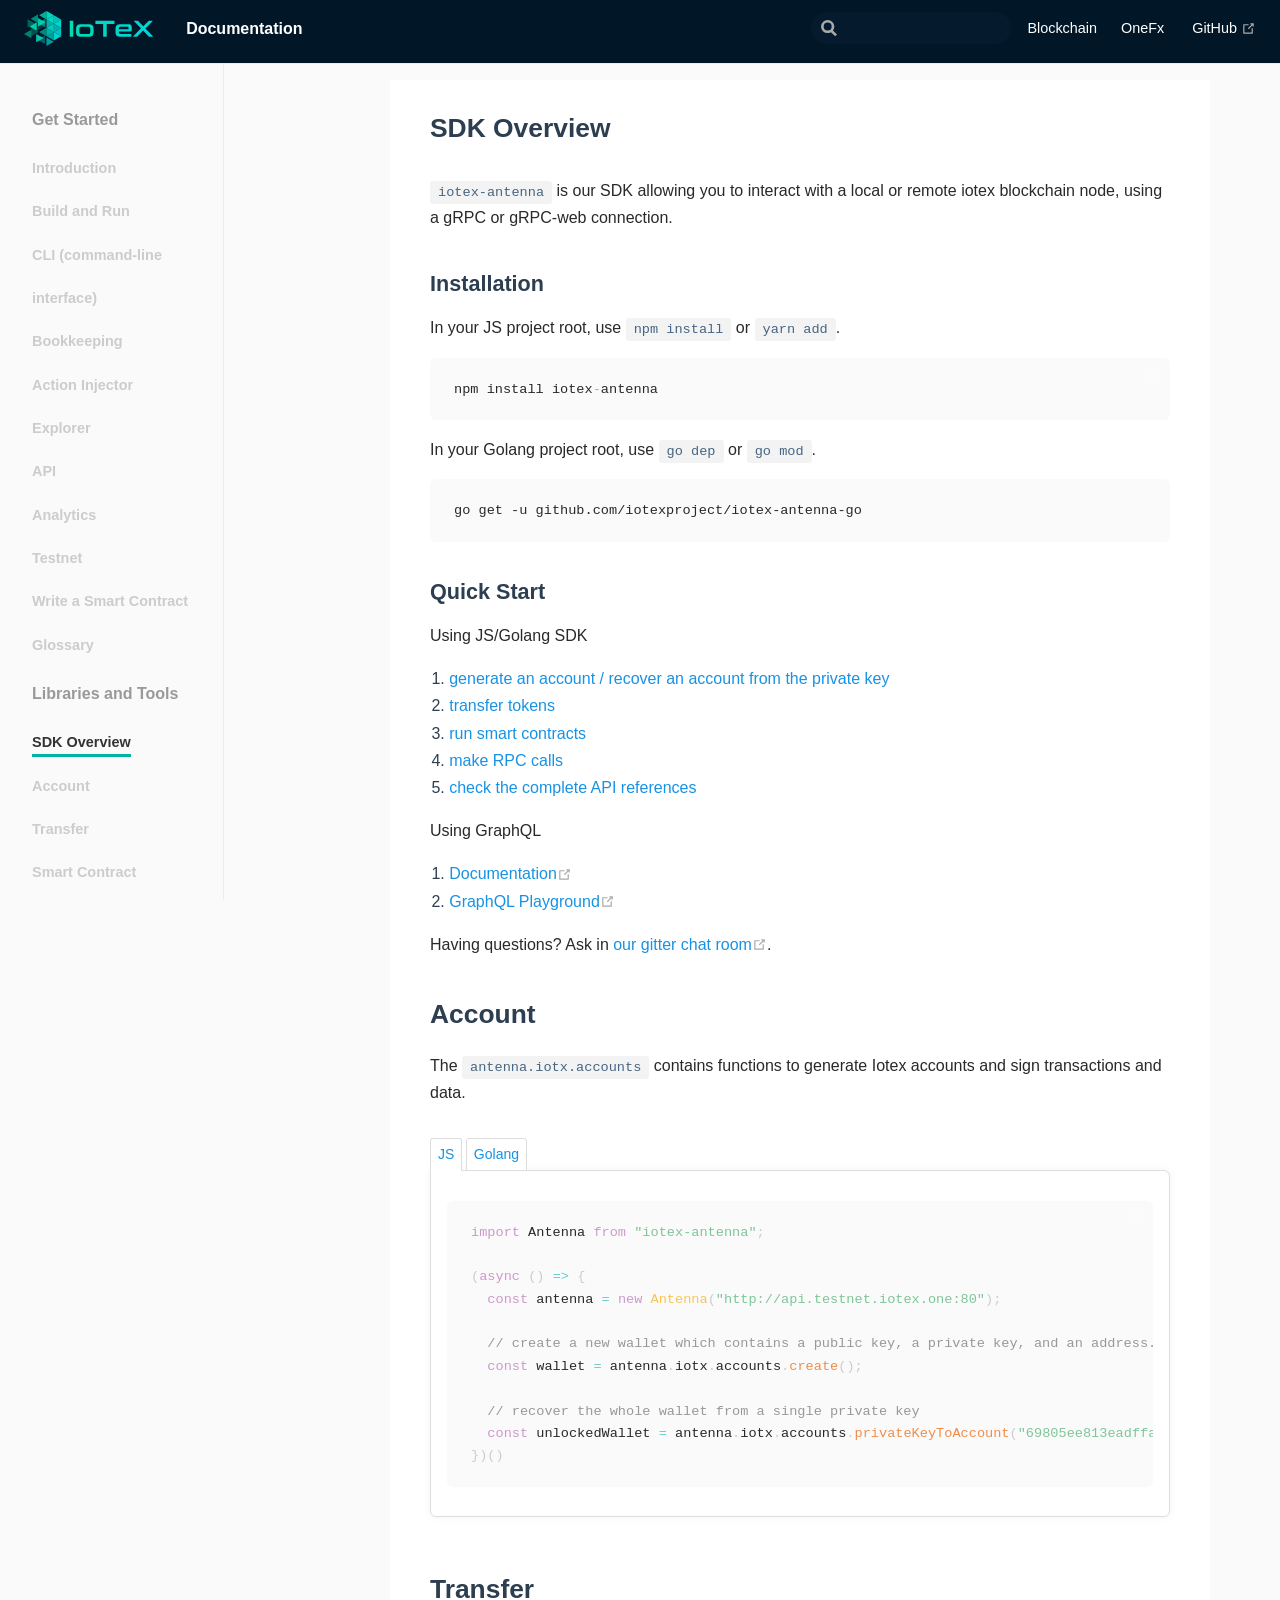
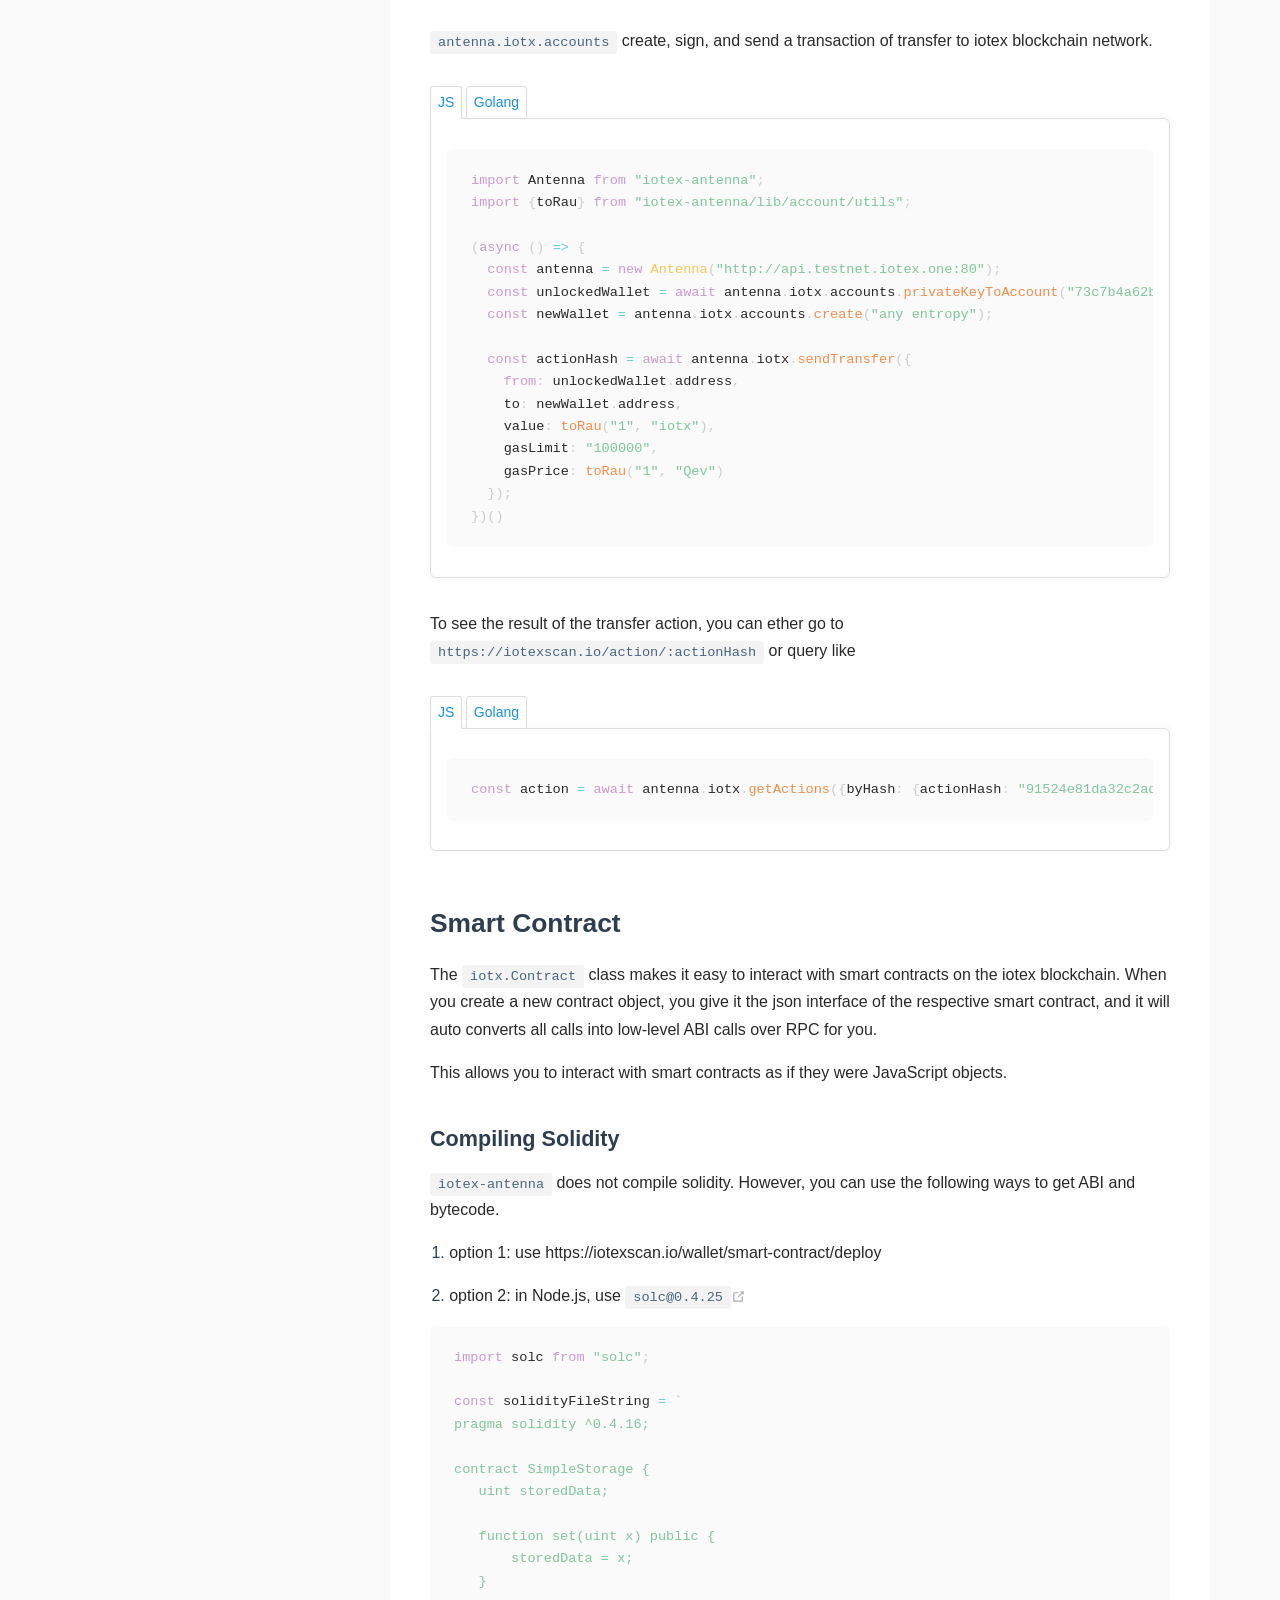
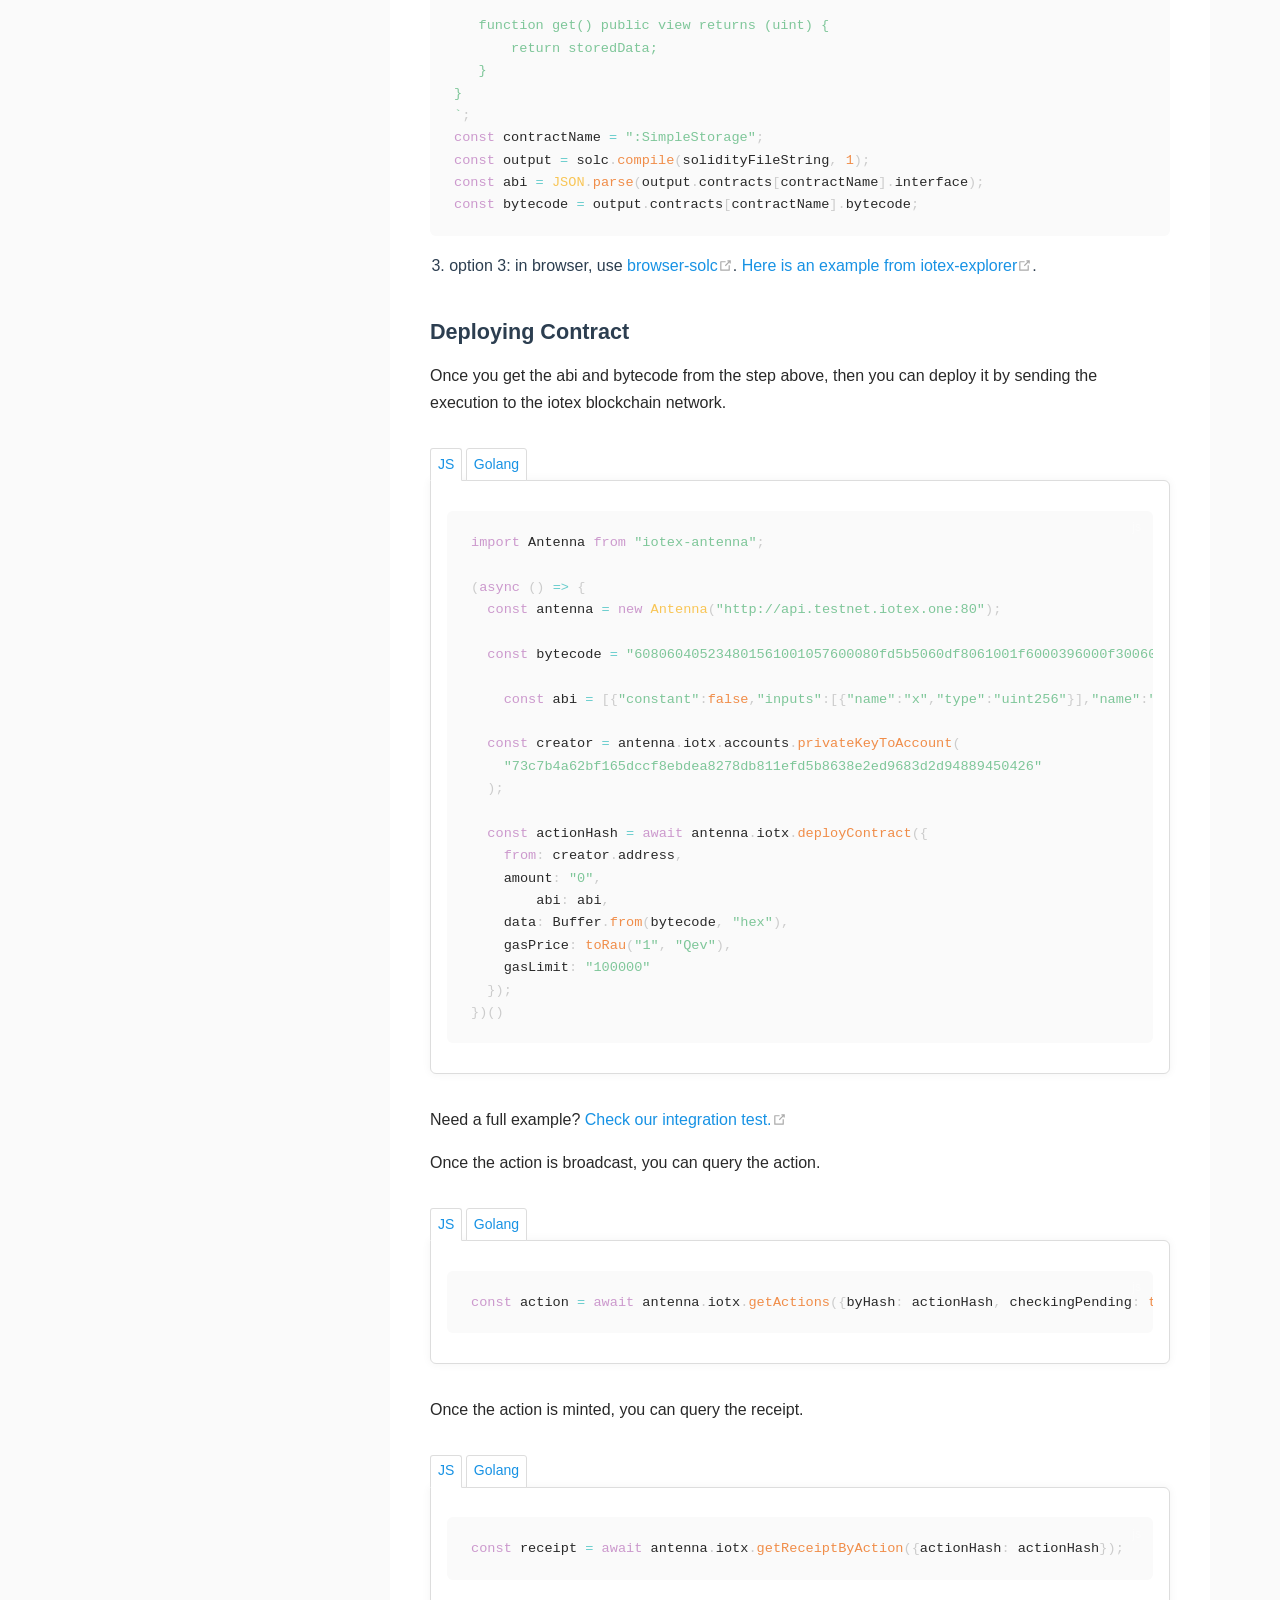
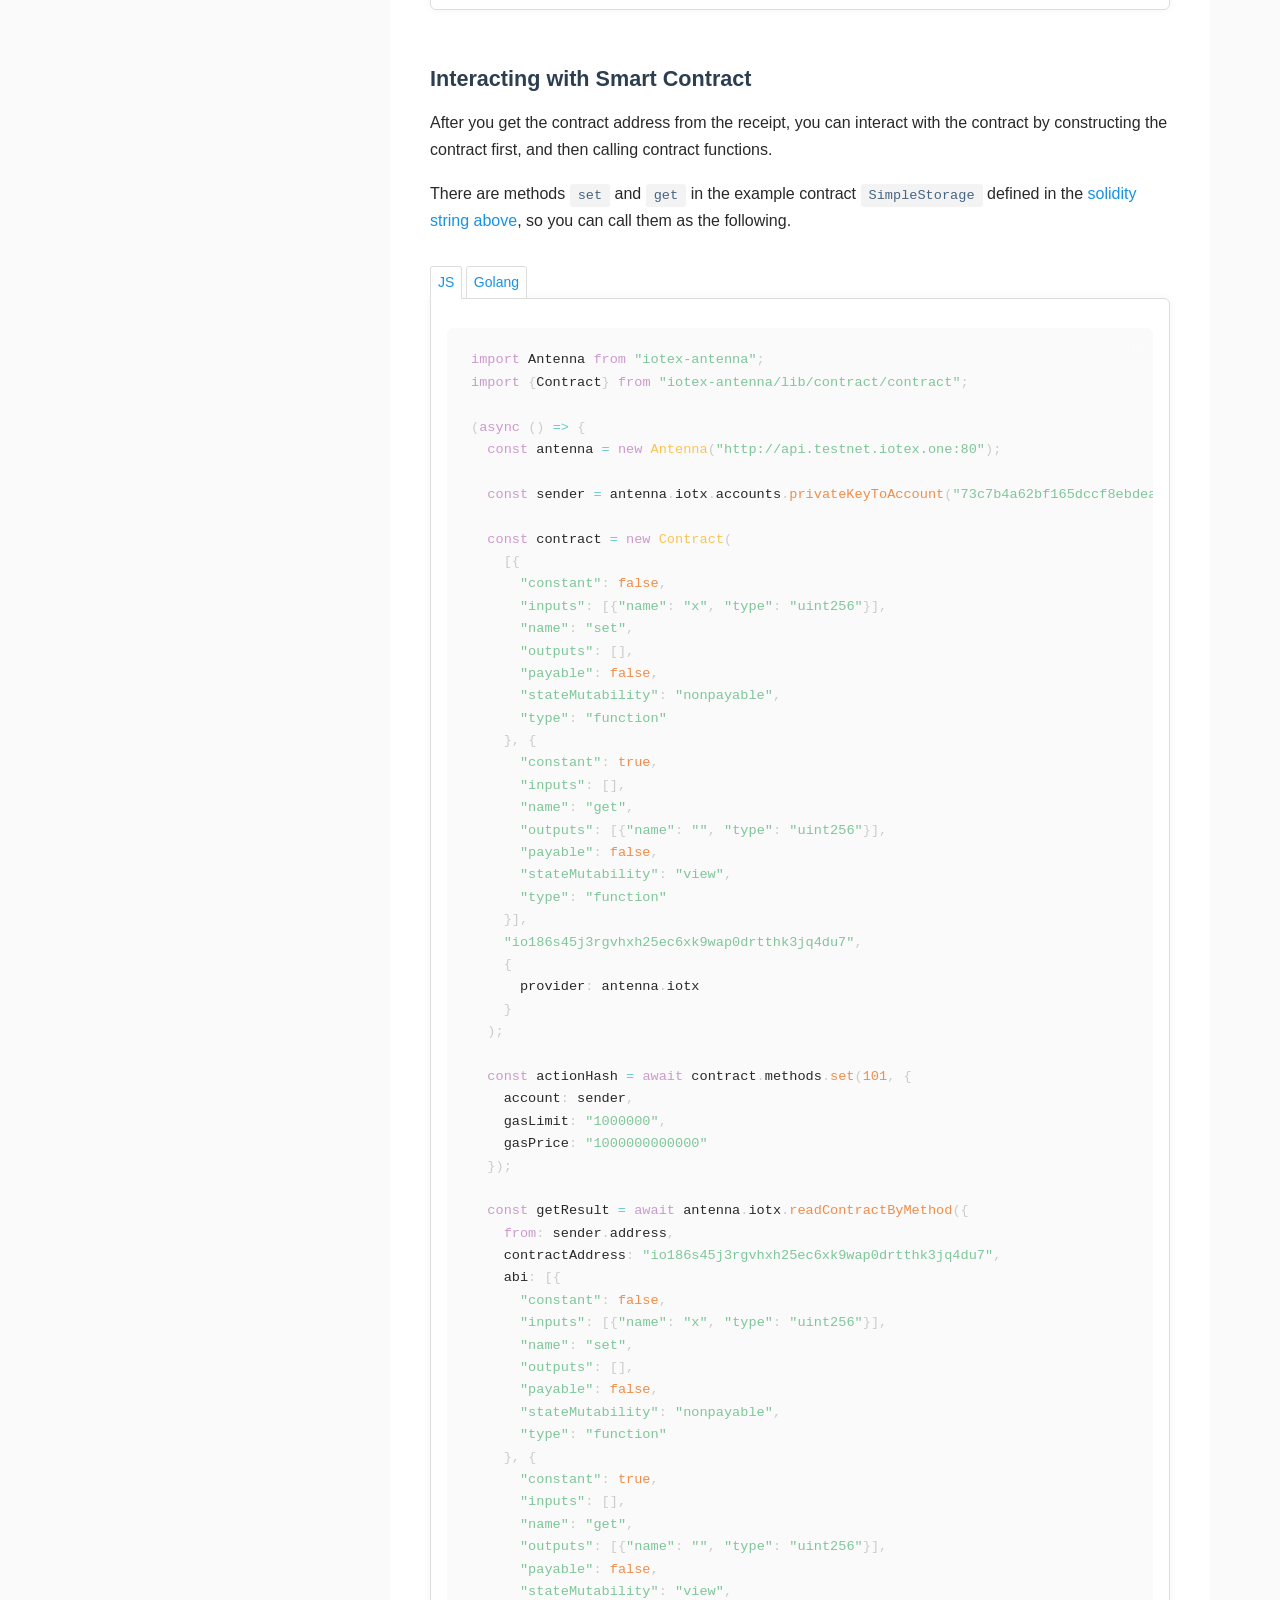
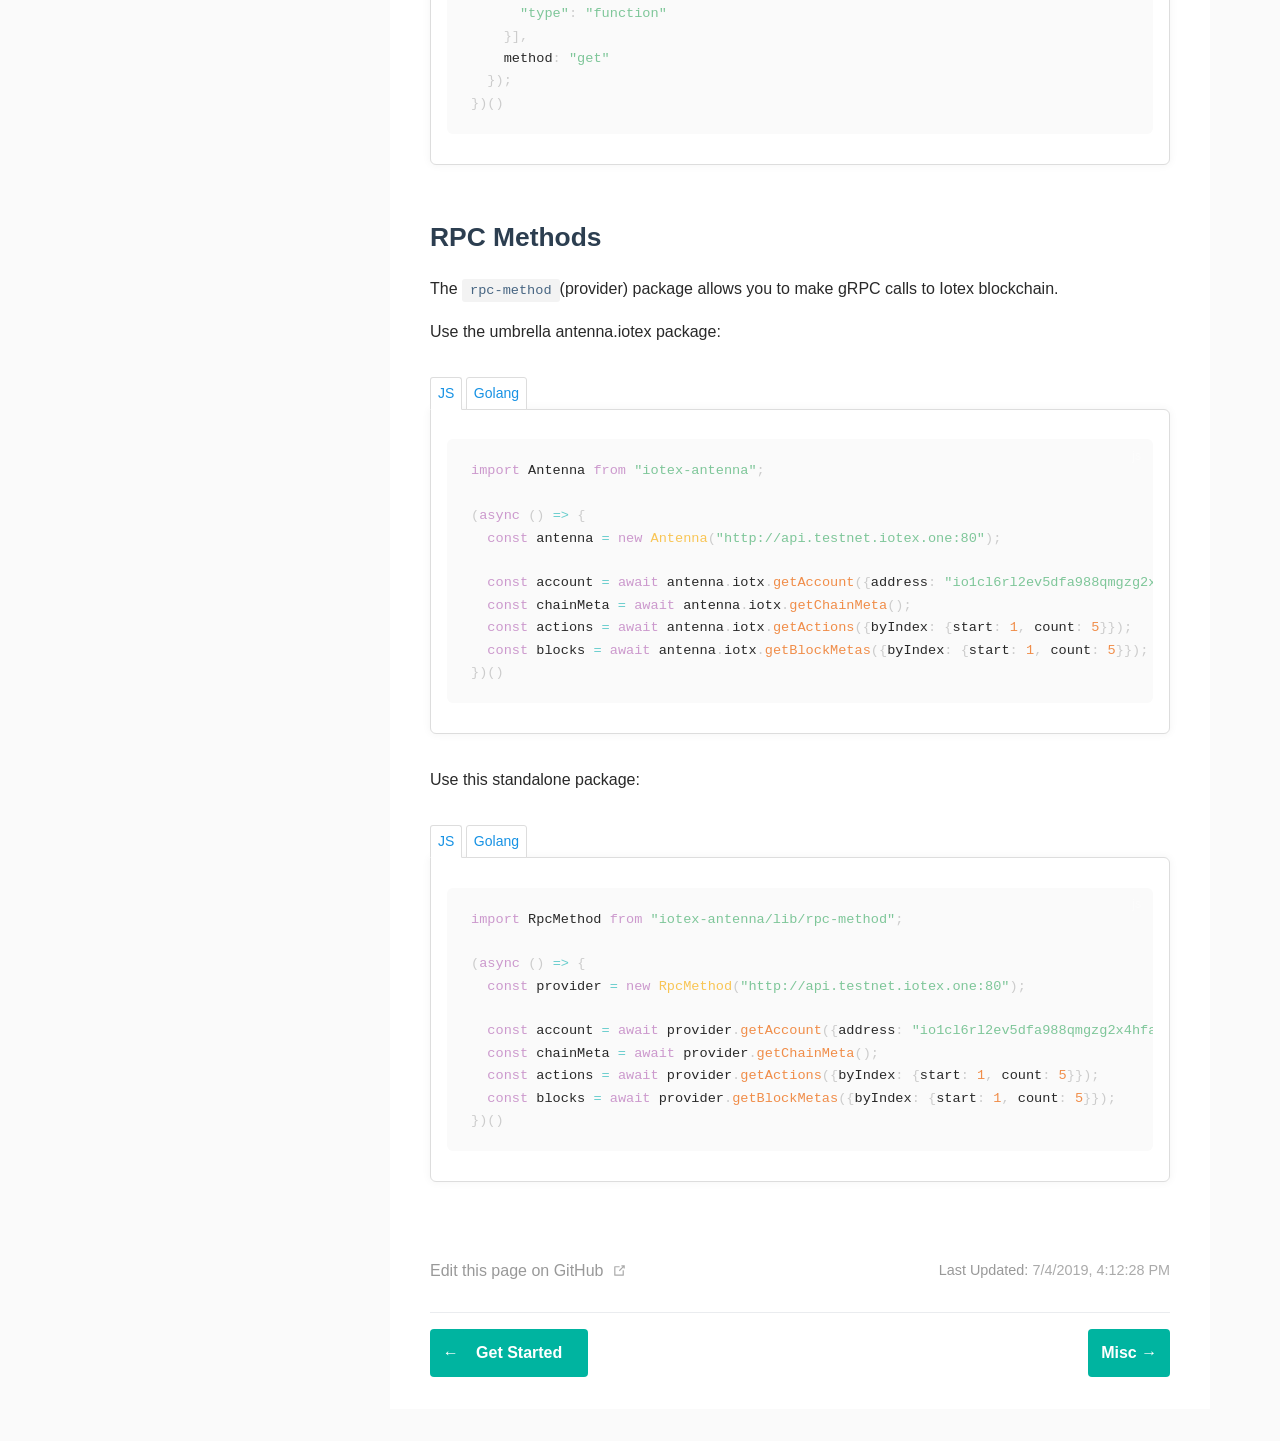
<file: docs/libraries-and-tools.html>
<!DOCTYPE html>
<html lang="en-US">
  <head>
    <meta charset="utf-8">
    <meta name="viewport" content="width=device-width,initial-scale=1">
    <title>Libraries and Tools | Documentation</title>
    <meta name="description" content="by the community for the community">
    <link rel="icon" href="/logo.png">
  <link rel="manifest" href="/manifest.json">
  <meta name="theme-color" content="#3eaf7c">
  <meta name="apple-mobile-web-app-capable" content="yes">
  <meta name="apple-mobile-web-app-status-bar-style" content="black">
  <link rel="apple-touch-icon" href="/icons/apple-touch-icon-152x152.png">
  <link rel="mask-icon" href="/icons/safari-pinned-tab.svg" color="#3eaf7c">
  <meta name="msapplication-TileImage" content="/icons/msapplication-icon-144x144.png">
  <meta name="msapplication-TileColor" content="#000000">
    
    <link rel="preload" href="/assets/css/0.styles.51b6c885.css" as="style"><link rel="preload" href="/assets/js/app.16bc0f2c.js" as="script"><link rel="preload" href="/assets/js/2.3fbdcbfd.js" as="script"><link rel="preload" href="/assets/js/6.74fcb735.js" as="script"><link rel="prefetch" href="/assets/js/10.efa36e92.js"><link rel="prefetch" href="/assets/js/11.5f8757d2.js"><link rel="prefetch" href="/assets/js/3.47e2e978.js"><link rel="prefetch" href="/assets/js/4.b2ff0a60.js"><link rel="prefetch" href="/assets/js/5.f1f7f765.js"><link rel="prefetch" href="/assets/js/7.d24c2ef2.js"><link rel="prefetch" href="/assets/js/8.1c031f71.js"><link rel="prefetch" href="/assets/js/9.76c7c03e.js">
    <link rel="stylesheet" href="/assets/css/0.styles.51b6c885.css">
  </head>
  <body>
    <div id="app" data-server-rendered="true"><div class="theme-container"><header class="navbar"><div class="sidebar-button"><svg xmlns="http://www.w3.org/2000/svg" aria-hidden="true" role="img" viewBox="0 0 448 512" class="icon"><path fill="currentColor" d="M436 124H12c-6.627 0-12-5.373-12-12V80c0-6.627 5.373-12 12-12h424c6.627 0 12 5.373 12 12v32c0 6.627-5.373 12-12 12zm0 160H12c-6.627 0-12-5.373-12-12v-32c0-6.627 5.373-12 12-12h424c6.627 0 12 5.373 12 12v32c0 6.627-5.373 12-12 12zm0 160H12c-6.627 0-12-5.373-12-12v-32c0-6.627 5.373-12 12-12h424c6.627 0 12 5.373 12 12v32c0 6.627-5.373 12-12 12z"></path></svg></div> <a href="/" class="home-link router-link-active"><img src="/logo.svg" alt="Documentation" class="logo"> <span class="site-name can-hide">Documentation</span></a> <div class="links"><div class="search-box"><input aria-label="Search" autocomplete="off" spellcheck="false" value=""> <!----></div> <nav class="nav-links can-hide"><div class="nav-item"><a href="/" class="nav-link">Blockchain</a></div><div class="nav-item"><a href="/onefx/get-started.html" class="nav-link">OneFx</a></div> <a href="https://github.com/iotexproject/iotex-docs" target="_blank" rel="noopener noreferrer" class="repo-link">
    GitHub
    <svg xmlns="http://www.w3.org/2000/svg" aria-hidden="true" x="0px" y="0px" viewBox="0 0 100 100" width="15" height="15" class="icon outbound"><path fill="currentColor" d="M18.8,85.1h56l0,0c2.2,0,4-1.8,4-4v-32h-8v28h-48v-48h28v-8h-32l0,0c-2.2,0-4,1.8-4,4v56C14.8,83.3,16.6,85.1,18.8,85.1z"></path> <polygon fill="currentColor" points="45.7,48.7 51.3,54.3 77.2,28.5 77.2,37.2 85.2,37.2 85.2,14.9 62.8,14.9 62.8,22.9 71.5,22.9"></polygon></svg></a></nav></div></header> <div class="sidebar-mask"></div> <aside class="sidebar"><nav class="nav-links"><div class="nav-item"><a href="/" class="nav-link">Blockchain</a></div><div class="nav-item"><a href="/onefx/get-started.html" class="nav-link">OneFx</a></div> <a href="https://github.com/iotexproject/iotex-docs" target="_blank" rel="noopener noreferrer" class="repo-link">
    GitHub
    <svg xmlns="http://www.w3.org/2000/svg" aria-hidden="true" x="0px" y="0px" viewBox="0 0 100 100" width="15" height="15" class="icon outbound"><path fill="currentColor" d="M18.8,85.1h56l0,0c2.2,0,4-1.8,4-4v-32h-8v28h-48v-48h28v-8h-32l0,0c-2.2,0-4,1.8-4,4v56C14.8,83.3,16.6,85.1,18.8,85.1z"></path> <polygon fill="currentColor" points="45.7,48.7 51.3,54.3 77.2,28.5 77.2,37.2 85.2,37.2 85.2,14.9 62.8,14.9 62.8,22.9 71.5,22.9"></polygon></svg></a></nav>  <ul class="sidebar-links"><li><section class="sidebar-group depth-0"><p class="sidebar-heading open"><span></span> <!----></p> <ul class="sidebar-links sidebar-group-items"><li><a href="/" class="sidebar-link">Get Started</a><ul class="sidebar-sub-headers"><li class="sidebar-sub-header"><a href="/#introduction" class="sidebar-link">Introduction</a></li><li class="sidebar-sub-header"><a href="/#build-and-run" class="sidebar-link">Build and Run</a></li><li class="sidebar-sub-header"><a href="/#cli-command-line-interface" class="sidebar-link">CLI (command-line interface)</a></li><li class="sidebar-sub-header"><a href="/#bookkeeping" class="sidebar-link">Bookkeeping</a></li><li class="sidebar-sub-header"><a href="/#action-injector" class="sidebar-link">Action Injector</a></li><li class="sidebar-sub-header"><a href="/#explorer" class="sidebar-link">Explorer</a></li><li class="sidebar-sub-header"><a href="/#api" class="sidebar-link">API</a></li><li class="sidebar-sub-header"><a href="/#analytics" class="sidebar-link">Analytics</a></li><li class="sidebar-sub-header"><a href="/#testnet" class="sidebar-link">Testnet</a></li><li class="sidebar-sub-header"><a href="/#write-a-smart-contract" class="sidebar-link">Write a Smart Contract</a></li><li class="sidebar-sub-header"><a href="/#glossary" class="sidebar-link">Glossary</a></li></ul></li><li><a href="/docs/libraries-and-tools.html" class="active sidebar-link">Libraries and Tools</a><ul class="sidebar-sub-headers"><li class="sidebar-sub-header"><a href="/docs/libraries-and-tools.html#sdk-overview" class="sidebar-link">SDK Overview</a></li><li class="sidebar-sub-header"><a href="/docs/libraries-and-tools.html#account" class="sidebar-link">Account</a></li><li class="sidebar-sub-header"><a href="/docs/libraries-and-tools.html#transfer" class="sidebar-link">Transfer</a></li><li class="sidebar-sub-header"><a href="/docs/libraries-and-tools.html#smart-contract" class="sidebar-link">Smart Contract</a></li><li class="sidebar-sub-header"><a href="/docs/libraries-and-tools.html#rpc-methods" class="sidebar-link">RPC Methods</a></li></ul></li><li><a href="/docs/misc.html" class="sidebar-link">Misc</a><ul class="sidebar-sub-headers"><li class="sidebar-sub-header"><a href="/docs/misc.html#contributing" class="sidebar-link">Contributing</a></li><li class="sidebar-sub-header"><a href="/docs/misc.html#faq" class="sidebar-link">FAQ</a></li></ul></li></ul></section></li></ul> </aside> <main class="page"> <div class="content default"><h2 id="sdk-overview"><a href="#sdk-overview" aria-hidden="true" class="header-anchor">#</a> SDK Overview</h2> <p><code>iotex-antenna</code> is our SDK allowing you to interact with a local or remote iotex blockchain node, using a gRPC or gRPC-web connection.</p> <h3 id="installation"><a href="#installation" aria-hidden="true" class="header-anchor">#</a> Installation</h3> <p>In your JS project root, use <code>npm install</code> or <code>yarn add</code>.</p> <div class="language-js extra-class"><pre class="language-js"><code>npm install iotex<span class="token operator">-</span>antenna
</code></pre></div><p>In your Golang project root, use <code>go dep</code> or <code>go mod</code>.</p> <div class="language-golang extra-class"><pre class="language-text"><code>go get -u github.com/iotexproject/iotex-antenna-go
</code></pre></div><h3 id="quick-start"><a href="#quick-start" aria-hidden="true" class="header-anchor">#</a> Quick Start</h3> <p>Using JS/Golang SDK</p> <ol><li><a href="/docs/libraries-and-tools.html#account">generate an account / recover an account from the private key</a></li> <li><a href="/docs/libraries-and-tools.html#transfer">transfer tokens</a></li> <li><a href="/docs/libraries-and-tools.html#smart-contract">run smart contracts</a></li> <li><a href="/docs/libraries-and-tools.html#rpc-methods">make RPC calls</a></li> <li><a href="/#api-2-0">check the complete API references</a></li></ol> <p>Using GraphQL</p> <ol><li><a href="https://iotexscan.io/doc/api-gateway/query.doc.html" target="_blank" rel="noopener noreferrer">Documentation<svg xmlns="http://www.w3.org/2000/svg" aria-hidden="true" x="0px" y="0px" viewBox="0 0 100 100" width="15" height="15" class="icon outbound"><path fill="currentColor" d="M18.8,85.1h56l0,0c2.2,0,4-1.8,4-4v-32h-8v28h-48v-48h28v-8h-32l0,0c-2.2,0-4,1.8-4,4v56C14.8,83.3,16.6,85.1,18.8,85.1z"></path> <polygon fill="currentColor" points="45.7,48.7 51.3,54.3 77.2,28.5 77.2,37.2 85.2,37.2 85.2,14.9 62.8,14.9 62.8,22.9 71.5,22.9"></polygon></svg></a></li> <li><a href="https://iotexscan.io/api-gateway/" target="_blank" rel="noopener noreferrer">GraphQL Playground<svg xmlns="http://www.w3.org/2000/svg" aria-hidden="true" x="0px" y="0px" viewBox="0 0 100 100" width="15" height="15" class="icon outbound"><path fill="currentColor" d="M18.8,85.1h56l0,0c2.2,0,4-1.8,4-4v-32h-8v28h-48v-48h28v-8h-32l0,0c-2.2,0-4,1.8-4,4v56C14.8,83.3,16.6,85.1,18.8,85.1z"></path> <polygon fill="currentColor" points="45.7,48.7 51.3,54.3 77.2,28.5 77.2,37.2 85.2,37.2 85.2,14.9 62.8,14.9 62.8,22.9 71.5,22.9"></polygon></svg></a></li></ol> <p>Having questions? Ask in <a href="https://gitter.im/iotex-dev-community/Lobby" target="_blank" rel="noopener noreferrer">our gitter chat room<svg xmlns="http://www.w3.org/2000/svg" aria-hidden="true" x="0px" y="0px" viewBox="0 0 100 100" width="15" height="15" class="icon outbound"><path fill="currentColor" d="M18.8,85.1h56l0,0c2.2,0,4-1.8,4-4v-32h-8v28h-48v-48h28v-8h-32l0,0c-2.2,0-4,1.8-4,4v56C14.8,83.3,16.6,85.1,18.8,85.1z"></path> <polygon fill="currentColor" points="45.7,48.7 51.3,54.3 77.2,28.5 77.2,37.2 85.2,37.2 85.2,14.9 62.8,14.9 62.8,22.9 71.5,22.9"></polygon></svg></a>.</p> <h2 id="account"><a href="#account" aria-hidden="true" class="header-anchor">#</a> Account</h2> <p>The <code>antenna.iotx.accounts</code> contains functions to generate Iotex accounts and sign transactions and data.</p> <div class="tabs-component"><ul role="tablist" class="tabs-component-tabs"></ul> <div class="tabs-component-panels"><section aria-hidden="true" id="js" role="tabpanel" class="tabs-component-panel" style="display:none;"><div class="language-js extra-class"><pre class="language-js"><code><span class="token keyword">import</span> Antenna <span class="token keyword">from</span> <span class="token string">&quot;iotex-antenna&quot;</span><span class="token punctuation">;</span>

<span class="token punctuation">(</span><span class="token keyword">async</span> <span class="token punctuation">(</span><span class="token punctuation">)</span> <span class="token operator">=&gt;</span> <span class="token punctuation">{</span>
  <span class="token keyword">const</span> antenna <span class="token operator">=</span> <span class="token keyword">new</span> <span class="token class-name">Antenna</span><span class="token punctuation">(</span><span class="token string">&quot;http://api.testnet.iotex.one:80&quot;</span><span class="token punctuation">)</span><span class="token punctuation">;</span>

  <span class="token comment">// create a new wallet which contains a public key, a private key, and an address.</span>
  <span class="token keyword">const</span> wallet <span class="token operator">=</span> antenna<span class="token punctuation">.</span>iotx<span class="token punctuation">.</span>accounts<span class="token punctuation">.</span><span class="token function">create</span><span class="token punctuation">(</span><span class="token punctuation">)</span><span class="token punctuation">;</span>

  <span class="token comment">// recover the whole wallet from a single private key</span>
  <span class="token keyword">const</span> unlockedWallet <span class="token operator">=</span> antenna<span class="token punctuation">.</span>iotx<span class="token punctuation">.</span>accounts<span class="token punctuation">.</span><span class="token function">privateKeyToAccount</span><span class="token punctuation">(</span><span class="token string">&quot;69805ee813eadffa8fae53d0e6063e5fbf6a6e0fb9e90f6eaad7bc67f3d6c4bd&quot;</span><span class="token punctuation">)</span><span class="token punctuation">;</span>
<span class="token punctuation">}</span><span class="token punctuation">)</span><span class="token punctuation">(</span><span class="token punctuation">)</span>
</code></pre></div></section> <section aria-hidden="true" id="golang" role="tabpanel" class="tabs-component-panel" style="display:none;"><div class="language-go extra-class"><pre class="language-go"><code><span class="token keyword">package</span> main

<span class="token keyword">import</span> <span class="token punctuation">(</span>
	<span class="token string">&quot;fmt&quot;</span>
	<span class="token string">&quot;log&quot;</span>

	<span class="token string">&quot;github.com/iotexproject/iotex-antenna-go/antenna&quot;</span>
<span class="token punctuation">)</span>

<span class="token keyword">func</span> <span class="token function">main</span><span class="token punctuation">(</span><span class="token punctuation">)</span> <span class="token punctuation">{</span>
	<span class="token comment">// create a new wallet which contains a public key, a private key, and an address.</span>
	wallet<span class="token punctuation">,</span> err <span class="token operator">:=</span> antenna<span class="token punctuation">.</span><span class="token function">NewAntenna</span><span class="token punctuation">(</span><span class="token string">&quot;api.testnet.iotex.one:80&quot;</span><span class="token punctuation">)</span>
	<span class="token keyword">if</span> err <span class="token operator">!=</span> <span class="token boolean">nil</span> <span class="token punctuation">{</span>
		log<span class="token punctuation">.</span><span class="token function">Fatalf</span><span class="token punctuation">(</span><span class="token string">&quot;create antenna error: %v&quot;</span><span class="token punctuation">,</span> err<span class="token punctuation">)</span>
	<span class="token punctuation">}</span>

	<span class="token comment">// recover the whole wallet from a single private key</span>
	account<span class="token punctuation">,</span> err <span class="token operator">:=</span> wallet<span class="token punctuation">.</span>Iotx<span class="token punctuation">.</span>Accounts<span class="token punctuation">.</span><span class="token function">PrivateKeyToAccount</span><span class="token punctuation">(</span><span class="token string">&quot;69805ee813eadffa8fae53d0e6063e5fbf6a6e0fb9e90f6eaad7bc67f3d6c4bd&quot;</span><span class="token punctuation">)</span>
	<span class="token keyword">if</span> err <span class="token operator">!=</span> <span class="token boolean">nil</span> <span class="token punctuation">{</span>
		log<span class="token punctuation">.</span><span class="token function">Fatalf</span><span class="token punctuation">(</span><span class="token string">&quot;create account error: %v&quot;</span><span class="token punctuation">,</span> err<span class="token punctuation">)</span>
	<span class="token punctuation">}</span>
	fmt<span class="token punctuation">.</span><span class="token function">Println</span><span class="token punctuation">(</span>account<span class="token punctuation">.</span>Address<span class="token punctuation">)</span>
<span class="token punctuation">}</span>
</code></pre></div></section></div></div> <h2 id="transfer"><a href="#transfer" aria-hidden="true" class="header-anchor">#</a> Transfer</h2> <p><code>antenna.iotx.accounts</code> create, sign, and send a transaction of transfer to iotex blockchain network.</p> <div class="tabs-component"><ul role="tablist" class="tabs-component-tabs"></ul> <div class="tabs-component-panels"><section aria-hidden="true" id="js" role="tabpanel" class="tabs-component-panel" style="display:none;"><div class="language-js extra-class"><pre class="language-js"><code><span class="token keyword">import</span> Antenna <span class="token keyword">from</span> <span class="token string">&quot;iotex-antenna&quot;</span><span class="token punctuation">;</span>
<span class="token keyword">import</span> <span class="token punctuation">{</span>toRau<span class="token punctuation">}</span> <span class="token keyword">from</span> <span class="token string">&quot;iotex-antenna/lib/account/utils&quot;</span><span class="token punctuation">;</span>

<span class="token punctuation">(</span><span class="token keyword">async</span> <span class="token punctuation">(</span><span class="token punctuation">)</span> <span class="token operator">=&gt;</span> <span class="token punctuation">{</span>
  <span class="token keyword">const</span> antenna <span class="token operator">=</span> <span class="token keyword">new</span> <span class="token class-name">Antenna</span><span class="token punctuation">(</span><span class="token string">&quot;http://api.testnet.iotex.one:80&quot;</span><span class="token punctuation">)</span><span class="token punctuation">;</span>
  <span class="token keyword">const</span> unlockedWallet <span class="token operator">=</span> <span class="token keyword">await</span> antenna<span class="token punctuation">.</span>iotx<span class="token punctuation">.</span>accounts<span class="token punctuation">.</span><span class="token function">privateKeyToAccount</span><span class="token punctuation">(</span><span class="token string">&quot;73c7b4a62bf165dccf8ebdea8278db811efd5b8638e2ed9683d2d94889450426&quot;</span><span class="token punctuation">)</span><span class="token punctuation">;</span>
  <span class="token keyword">const</span> newWallet <span class="token operator">=</span> antenna<span class="token punctuation">.</span>iotx<span class="token punctuation">.</span>accounts<span class="token punctuation">.</span><span class="token function">create</span><span class="token punctuation">(</span><span class="token string">&quot;any entropy&quot;</span><span class="token punctuation">)</span><span class="token punctuation">;</span>

  <span class="token keyword">const</span> actionHash <span class="token operator">=</span> <span class="token keyword">await</span> antenna<span class="token punctuation">.</span>iotx<span class="token punctuation">.</span><span class="token function">sendTransfer</span><span class="token punctuation">(</span><span class="token punctuation">{</span>
    <span class="token keyword">from</span><span class="token punctuation">:</span> unlockedWallet<span class="token punctuation">.</span>address<span class="token punctuation">,</span>
    to<span class="token punctuation">:</span> newWallet<span class="token punctuation">.</span>address<span class="token punctuation">,</span>
    value<span class="token punctuation">:</span> <span class="token function">toRau</span><span class="token punctuation">(</span><span class="token string">&quot;1&quot;</span><span class="token punctuation">,</span> <span class="token string">&quot;iotx&quot;</span><span class="token punctuation">)</span><span class="token punctuation">,</span>
    gasLimit<span class="token punctuation">:</span> <span class="token string">&quot;100000&quot;</span><span class="token punctuation">,</span>
    gasPrice<span class="token punctuation">:</span> <span class="token function">toRau</span><span class="token punctuation">(</span><span class="token string">&quot;1&quot;</span><span class="token punctuation">,</span> <span class="token string">&quot;Qev&quot;</span><span class="token punctuation">)</span>
  <span class="token punctuation">}</span><span class="token punctuation">)</span><span class="token punctuation">;</span>
<span class="token punctuation">}</span><span class="token punctuation">)</span><span class="token punctuation">(</span><span class="token punctuation">)</span>
</code></pre></div></section> <section aria-hidden="true" id="golang" role="tabpanel" class="tabs-component-panel" style="display:none;"><div class="language-go extra-class"><pre class="language-go"><code><span class="token keyword">package</span> main

<span class="token keyword">import</span> <span class="token punctuation">(</span>
	<span class="token string">&quot;fmt&quot;</span>
	<span class="token string">&quot;log&quot;</span>

	<span class="token string">&quot;github.com/iotexproject/iotex-antenna-go/iotx&quot;</span>

	<span class="token string">&quot;github.com/iotexproject/iotex-antenna-go/antenna&quot;</span>
<span class="token punctuation">)</span>

<span class="token keyword">func</span> <span class="token function">main</span><span class="token punctuation">(</span><span class="token punctuation">)</span> <span class="token punctuation">{</span>
	wallet<span class="token punctuation">,</span> err <span class="token operator">:=</span> antenna<span class="token punctuation">.</span><span class="token function">NewAntenna</span><span class="token punctuation">(</span><span class="token string">&quot;api.testnet.iotex.one:80&quot;</span><span class="token punctuation">)</span>
	<span class="token keyword">if</span> err <span class="token operator">!=</span> <span class="token boolean">nil</span> <span class="token punctuation">{</span>
		log<span class="token punctuation">.</span><span class="token function">Fatalf</span><span class="token punctuation">(</span><span class="token string">&quot;create antenna error: %v&quot;</span><span class="token punctuation">,</span> err<span class="token punctuation">)</span>
	<span class="token punctuation">}</span>

	unlockedWallet<span class="token punctuation">,</span> <span class="token boolean">_</span> <span class="token operator">:=</span> wallet<span class="token punctuation">.</span>Iotx<span class="token punctuation">.</span>Accounts<span class="token punctuation">.</span><span class="token function">PrivateKeyToAccount</span><span class="token punctuation">(</span><span class="token string">&quot;73c7b4a62bf165dccf8ebdea8278db811efd5b8638e2ed9683d2d94889450426&quot;</span><span class="token punctuation">)</span>
	newWallet<span class="token punctuation">,</span> <span class="token boolean">_</span> <span class="token operator">:=</span> wallet<span class="token punctuation">.</span>Iotx<span class="token punctuation">.</span>Accounts<span class="token punctuation">.</span><span class="token function">Create</span><span class="token punctuation">(</span><span class="token punctuation">)</span>

	actionHash<span class="token punctuation">,</span> err <span class="token operator">:=</span> wallet<span class="token punctuation">.</span>Iotx<span class="token punctuation">.</span><span class="token function">SendTransfer</span><span class="token punctuation">(</span><span class="token operator">&amp;</span>iotx<span class="token punctuation">.</span>TransferRequest<span class="token punctuation">{</span>
		From<span class="token punctuation">:</span>     unlockedWallet<span class="token punctuation">.</span>Address<span class="token punctuation">,</span>
		To<span class="token punctuation">:</span>       newWallet<span class="token punctuation">.</span>Address<span class="token punctuation">,</span>
		Value<span class="token punctuation">:</span>    antenna<span class="token punctuation">.</span><span class="token function">ToRau</span><span class="token punctuation">(</span><span class="token string">&quot;1&quot;</span><span class="token punctuation">,</span> <span class="token string">&quot;iotx&quot;</span><span class="token punctuation">)</span><span class="token punctuation">,</span>
		GasLimit<span class="token punctuation">:</span> <span class="token string">&quot;100000&quot;</span><span class="token punctuation">,</span>
		GasPrice<span class="token punctuation">:</span> <span class="token string">&quot;1&quot;</span><span class="token punctuation">,</span>
	<span class="token punctuation">}</span><span class="token punctuation">)</span>
	<span class="token keyword">if</span> err <span class="token operator">!=</span> <span class="token boolean">nil</span> <span class="token punctuation">{</span>
		log<span class="token punctuation">.</span><span class="token function">Fatalf</span><span class="token punctuation">(</span><span class="token string">&quot;transfer error: %v&quot;</span><span class="token punctuation">,</span> err<span class="token punctuation">)</span>
	<span class="token punctuation">}</span>
	fmt<span class="token punctuation">.</span><span class="token function">Println</span><span class="token punctuation">(</span>actionHash<span class="token punctuation">)</span>
<span class="token punctuation">}</span>
</code></pre></div></section></div></div> <p>To see the result of the transfer action, you can ether go to <code>https://iotexscan.io/action/:actionHash</code> or query like</p> <div class="tabs-component"><ul role="tablist" class="tabs-component-tabs"></ul> <div class="tabs-component-panels"><section aria-hidden="true" id="js" role="tabpanel" class="tabs-component-panel" style="display:none;"><div class="language-js extra-class"><pre class="language-js"><code><span class="token keyword">const</span> action <span class="token operator">=</span> <span class="token keyword">await</span> antenna<span class="token punctuation">.</span>iotx<span class="token punctuation">.</span><span class="token function">getActions</span><span class="token punctuation">(</span><span class="token punctuation">{</span>byHash<span class="token punctuation">:</span> <span class="token punctuation">{</span>actionHash<span class="token punctuation">:</span> <span class="token string">&quot;91524e81da32c2ad75af76c673b2e01920e69a95737a4a5438e6d0da6b910616&quot;</span><span class="token punctuation">,</span> checkingPending<span class="token punctuation">:</span> <span class="token boolean">true</span><span class="token punctuation">}</span><span class="token punctuation">}</span><span class="token punctuation">)</span><span class="token punctuation">;</span>
</code></pre></div></section> <section aria-hidden="true" id="golang" role="tabpanel" class="tabs-component-panel" style="display:none;"><div class="language-go extra-class"><pre class="language-go"><code>action<span class="token punctuation">,</span> err <span class="token operator">:=</span> wallet<span class="token punctuation">.</span>Iotx<span class="token punctuation">.</span><span class="token function">GetActions</span><span class="token punctuation">(</span><span class="token operator">&amp;</span>iotexapi<span class="token punctuation">.</span>GetActionsRequest<span class="token punctuation">{</span>
  Lookup<span class="token punctuation">:</span> <span class="token operator">&amp;</span>iotexapi<span class="token punctuation">.</span>GetActionsRequest_ByHash<span class="token punctuation">{</span>
    ByHash<span class="token punctuation">:</span> <span class="token operator">&amp;</span>iotexapi<span class="token punctuation">.</span>GetActionByHashRequest<span class="token punctuation">{</span>
      ActionHash<span class="token punctuation">:</span>   <span class="token string">&quot;91524e81da32c2ad75af76c673b2e01920e69a95737a4a5438e6d0da6b910616&quot;</span><span class="token punctuation">,</span>
      CheckPending<span class="token punctuation">:</span> <span class="token boolean">true</span><span class="token punctuation">,</span>
    <span class="token punctuation">}</span><span class="token punctuation">,</span>
  <span class="token punctuation">}</span><span class="token punctuation">,</span>
<span class="token punctuation">}</span><span class="token punctuation">)</span>
</code></pre></div></section></div></div> <h2 id="smart-contract"><a href="#smart-contract" aria-hidden="true" class="header-anchor">#</a> Smart Contract</h2> <p>The <code>iotx.Contract</code> class makes it easy to interact with smart contracts on the iotex blockchain. When you create a new contract object, you give it the json interface of the respective smart contract, and it will auto converts all calls into low-level ABI calls over RPC for you.</p> <p>This allows you to interact with smart contracts as if they were JavaScript objects.</p> <h3 id="compiling-solidity"><a href="#compiling-solidity" aria-hidden="true" class="header-anchor">#</a> Compiling Solidity</h3> <p><code>iotex-antenna</code> does not compile solidity. However, you can use the following ways to get ABI and bytecode.</p> <ol><li><p>option 1: use https://iotexscan.io/wallet/smart-contract/deploy</p></li> <li><p>option 2: in Node.js, use <a href="https://www.npmjs.com/package/solc" target="_blank" rel="noopener noreferrer"><code>solc@0.4.25</code><svg xmlns="http://www.w3.org/2000/svg" aria-hidden="true" x="0px" y="0px" viewBox="0 0 100 100" width="15" height="15" class="icon outbound"><path fill="currentColor" d="M18.8,85.1h56l0,0c2.2,0,4-1.8,4-4v-32h-8v28h-48v-48h28v-8h-32l0,0c-2.2,0-4,1.8-4,4v56C14.8,83.3,16.6,85.1,18.8,85.1z"></path> <polygon fill="currentColor" points="45.7,48.7 51.3,54.3 77.2,28.5 77.2,37.2 85.2,37.2 85.2,14.9 62.8,14.9 62.8,22.9 71.5,22.9"></polygon></svg></a></p></li></ol> <div class="language-js extra-class"><pre class="language-js"><code><span class="token keyword">import</span> solc <span class="token keyword">from</span> <span class="token string">&quot;solc&quot;</span><span class="token punctuation">;</span>

<span class="token keyword">const</span> solidityFileString <span class="token operator">=</span> <span class="token template-string"><span class="token string">`
pragma solidity ^0.4.16;

contract SimpleStorage {
   uint storedData;

   function set(uint x) public {
       storedData = x;
   }

   function get() public view returns (uint) {
       return storedData;
   }
}
`</span></span><span class="token punctuation">;</span>
<span class="token keyword">const</span> contractName <span class="token operator">=</span> <span class="token string">&quot;:SimpleStorage&quot;</span><span class="token punctuation">;</span>
<span class="token keyword">const</span> output <span class="token operator">=</span> solc<span class="token punctuation">.</span><span class="token function">compile</span><span class="token punctuation">(</span>solidityFileString<span class="token punctuation">,</span> <span class="token number">1</span><span class="token punctuation">)</span><span class="token punctuation">;</span>
<span class="token keyword">const</span> abi <span class="token operator">=</span> <span class="token constant">JSON</span><span class="token punctuation">.</span><span class="token function">parse</span><span class="token punctuation">(</span>output<span class="token punctuation">.</span>contracts<span class="token punctuation">[</span>contractName<span class="token punctuation">]</span><span class="token punctuation">.</span>interface<span class="token punctuation">)</span><span class="token punctuation">;</span>
<span class="token keyword">const</span> bytecode <span class="token operator">=</span> output<span class="token punctuation">.</span>contracts<span class="token punctuation">[</span>contractName<span class="token punctuation">]</span><span class="token punctuation">.</span>bytecode<span class="token punctuation">;</span>
</code></pre></div><ol start="3"><li>option 3: in browser, use <a href="https://www.npmjs.com/package/browser-solc" target="_blank" rel="noopener noreferrer">browser-solc<svg xmlns="http://www.w3.org/2000/svg" aria-hidden="true" x="0px" y="0px" viewBox="0 0 100 100" width="15" height="15" class="icon outbound"><path fill="currentColor" d="M18.8,85.1h56l0,0c2.2,0,4-1.8,4-4v-32h-8v28h-48v-48h28v-8h-32l0,0c-2.2,0-4,1.8-4,4v56C14.8,83.3,16.6,85.1,18.8,85.1z"></path> <polygon fill="currentColor" points="45.7,48.7 51.3,54.3 77.2,28.5 77.2,37.2 85.2,37.2 85.2,14.9 62.8,14.9 62.8,22.9 71.5,22.9"></polygon></svg></a>. <a href="https://github.com/iotexproject/iotex-explorer/blob/master/src/shared/wallet/contract/deploy.tsx#L114" target="_blank" rel="noopener noreferrer">Here is an example from iotex-explorer<svg xmlns="http://www.w3.org/2000/svg" aria-hidden="true" x="0px" y="0px" viewBox="0 0 100 100" width="15" height="15" class="icon outbound"><path fill="currentColor" d="M18.8,85.1h56l0,0c2.2,0,4-1.8,4-4v-32h-8v28h-48v-48h28v-8h-32l0,0c-2.2,0-4,1.8-4,4v56C14.8,83.3,16.6,85.1,18.8,85.1z"></path> <polygon fill="currentColor" points="45.7,48.7 51.3,54.3 77.2,28.5 77.2,37.2 85.2,37.2 85.2,14.9 62.8,14.9 62.8,22.9 71.5,22.9"></polygon></svg></a>.</li></ol> <h3 id="deploying-contract"><a href="#deploying-contract" aria-hidden="true" class="header-anchor">#</a> Deploying Contract</h3> <p>Once you get the abi and bytecode from the step above, then you can deploy it by sending the execution to the iotex blockchain network.</p> <div class="tabs-component"><ul role="tablist" class="tabs-component-tabs"></ul> <div class="tabs-component-panels"><section aria-hidden="true" id="js" role="tabpanel" class="tabs-component-panel" style="display:none;"><div class="language-js extra-class"><pre class="language-js"><code><span class="token keyword">import</span> Antenna <span class="token keyword">from</span> <span class="token string">&quot;iotex-antenna&quot;</span><span class="token punctuation">;</span>

<span class="token punctuation">(</span><span class="token keyword">async</span> <span class="token punctuation">(</span><span class="token punctuation">)</span> <span class="token operator">=&gt;</span> <span class="token punctuation">{</span>
  <span class="token keyword">const</span> antenna <span class="token operator">=</span> <span class="token keyword">new</span> <span class="token class-name">Antenna</span><span class="token punctuation">(</span><span class="token string">&quot;http://api.testnet.iotex.one:80&quot;</span><span class="token punctuation">)</span><span class="token punctuation">;</span>

  <span class="token keyword">const</span> bytecode <span class="token operator">=</span> <span class="token string">&quot;[base64]&quot;</span><span class="token punctuation">;</span>

	<span class="token keyword">const</span> abi <span class="token operator">=</span> <span class="token punctuation">[</span><span class="token punctuation">{</span><span class="token string">&quot;constant&quot;</span><span class="token punctuation">:</span><span class="token boolean">false</span><span class="token punctuation">,</span><span class="token string">&quot;inputs&quot;</span><span class="token punctuation">:</span><span class="token punctuation">[</span><span class="token punctuation">{</span><span class="token string">&quot;name&quot;</span><span class="token punctuation">:</span><span class="token string">&quot;x&quot;</span><span class="token punctuation">,</span><span class="token string">&quot;type&quot;</span><span class="token punctuation">:</span><span class="token string">&quot;uint256&quot;</span><span class="token punctuation">}</span><span class="token punctuation">]</span><span class="token punctuation">,</span><span class="token string">&quot;name&quot;</span><span class="token punctuation">:</span><span class="token string">&quot;set&quot;</span><span class="token punctuation">,</span><span class="token string">&quot;outputs&quot;</span><span class="token punctuation">:</span><span class="token punctuation">[</span><span class="token punctuation">]</span><span class="token punctuation">,</span><span class="token string">&quot;payable&quot;</span><span class="token punctuation">:</span><span class="token boolean">false</span><span class="token punctuation">,</span><span class="token string">&quot;stateMutability&quot;</span><span class="token punctuation">:</span><span class="token string">&quot;nonpayable&quot;</span><span class="token punctuation">,</span><span class="token string">&quot;type&quot;</span><span class="token punctuation">:</span><span class="token string">&quot;function&quot;</span><span class="token punctuation">}</span><span class="token punctuation">,</span><span class="token punctuation">{</span><span class="token string">&quot;constant&quot;</span><span class="token punctuation">:</span><span class="token boolean">true</span><span class="token punctuation">,</span><span class="token string">&quot;inputs&quot;</span><span class="token punctuation">:</span><span class="token punctuation">[</span><span class="token punctuation">]</span><span class="token punctuation">,</span><span class="token string">&quot;name&quot;</span><span class="token punctuation">:</span><span class="token string">&quot;get&quot;</span><span class="token punctuation">,</span><span class="token string">&quot;outputs&quot;</span><span class="token punctuation">:</span><span class="token punctuation">[</span><span class="token punctuation">{</span><span class="token string">&quot;name&quot;</span><span class="token punctuation">:</span><span class="token string">&quot;&quot;</span><span class="token punctuation">,</span><span class="token string">&quot;type&quot;</span><span class="token punctuation">:</span><span class="token string">&quot;uint256&quot;</span><span class="token punctuation">}</span><span class="token punctuation">]</span><span class="token punctuation">,</span><span class="token string">&quot;payable&quot;</span><span class="token punctuation">:</span><span class="token boolean">false</span><span class="token punctuation">,</span><span class="token string">&quot;stateMutability&quot;</span><span class="token punctuation">:</span><span class="token string">&quot;view&quot;</span><span class="token punctuation">,</span><span class="token string">&quot;type&quot;</span><span class="token punctuation">:</span><span class="token string">&quot;function&quot;</span><span class="token punctuation">}</span><span class="token punctuation">,</span><span class="token punctuation">{</span><span class="token string">&quot;inputs&quot;</span><span class="token punctuation">:</span><span class="token punctuation">[</span><span class="token punctuation">{</span><span class="token string">&quot;name&quot;</span><span class="token punctuation">:</span><span class="token string">&quot;_x&quot;</span><span class="token punctuation">,</span><span class="token string">&quot;type&quot;</span><span class="token punctuation">:</span><span class="token string">&quot;uint256&quot;</span><span class="token punctuation">}</span><span class="token punctuation">]</span><span class="token punctuation">,</span><span class="token string">&quot;payable&quot;</span><span class="token punctuation">:</span><span class="token boolean">false</span><span class="token punctuation">,</span><span class="token string">&quot;stateMutability&quot;</span><span class="token punctuation">:</span><span class="token string">&quot;nonpayable&quot;</span><span class="token punctuation">,</span><span class="token string">&quot;type&quot;</span><span class="token punctuation">:</span><span class="token string">&quot;constructor&quot;</span><span class="token punctuation">}</span><span class="token punctuation">]</span><span class="token punctuation">;</span>

  <span class="token keyword">const</span> creator <span class="token operator">=</span> antenna<span class="token punctuation">.</span>iotx<span class="token punctuation">.</span>accounts<span class="token punctuation">.</span><span class="token function">privateKeyToAccount</span><span class="token punctuation">(</span>
    <span class="token string">&quot;73c7b4a62bf165dccf8ebdea8278db811efd5b8638e2ed9683d2d94889450426&quot;</span>
  <span class="token punctuation">)</span><span class="token punctuation">;</span>

  <span class="token keyword">const</span> actionHash <span class="token operator">=</span> <span class="token keyword">await</span> antenna<span class="token punctuation">.</span>iotx<span class="token punctuation">.</span><span class="token function">deployContract</span><span class="token punctuation">(</span><span class="token punctuation">{</span>
    <span class="token keyword">from</span><span class="token punctuation">:</span> creator<span class="token punctuation">.</span>address<span class="token punctuation">,</span>
    amount<span class="token punctuation">:</span> <span class="token string">&quot;0&quot;</span><span class="token punctuation">,</span>
		abi<span class="token punctuation">:</span> abi<span class="token punctuation">,</span>
    data<span class="token punctuation">:</span> Buffer<span class="token punctuation">.</span><span class="token function">from</span><span class="token punctuation">(</span>bytecode<span class="token punctuation">,</span> <span class="token string">&quot;hex&quot;</span><span class="token punctuation">)</span><span class="token punctuation">,</span>
    gasPrice<span class="token punctuation">:</span> <span class="token function">toRau</span><span class="token punctuation">(</span><span class="token string">&quot;1&quot;</span><span class="token punctuation">,</span> <span class="token string">&quot;Qev&quot;</span><span class="token punctuation">)</span><span class="token punctuation">,</span>
    gasLimit<span class="token punctuation">:</span> <span class="token string">&quot;100000&quot;</span>
  <span class="token punctuation">}</span><span class="token punctuation">)</span><span class="token punctuation">;</span>
<span class="token punctuation">}</span><span class="token punctuation">)</span><span class="token punctuation">(</span><span class="token punctuation">)</span>
</code></pre></div></section> <section aria-hidden="true" id="golang" role="tabpanel" class="tabs-component-panel" style="display:none;"><div class="language-go extra-class"><pre class="language-go"><code><span class="token keyword">package</span> main

<span class="token keyword">import</span> <span class="token punctuation">(</span>
	<span class="token string">&quot;fmt&quot;</span>
	<span class="token string">&quot;log&quot;</span>

	<span class="token string">&quot;github.com/iotexproject/iotex-antenna-go/iotx&quot;</span>

	<span class="token string">&quot;github.com/iotexproject/iotex-antenna-go/antenna&quot;</span>
<span class="token punctuation">)</span>

<span class="token keyword">func</span> <span class="token function">main</span><span class="token punctuation">(</span><span class="token punctuation">)</span> <span class="token punctuation">{</span>
	wallet<span class="token punctuation">,</span> err <span class="token operator">:=</span> antenna<span class="token punctuation">.</span><span class="token function">NewAntenna</span><span class="token punctuation">(</span><span class="token string">&quot;api.testnet.iotex.one:80&quot;</span><span class="token punctuation">)</span>
	<span class="token keyword">if</span> err <span class="token operator">!=</span> <span class="token boolean">nil</span> <span class="token punctuation">{</span>
		log<span class="token punctuation">.</span><span class="token function">Fatalf</span><span class="token punctuation">(</span><span class="token string">&quot;create antenna error: %v&quot;</span><span class="token punctuation">,</span> err<span class="token punctuation">)</span>
	<span class="token punctuation">}</span>

	bytecode <span class="token operator">:=</span> <span class="token string">&quot;[base64]&quot;</span>

	creator<span class="token punctuation">,</span> <span class="token boolean">_</span> <span class="token operator">:=</span> wallet<span class="token punctuation">.</span>Iotx<span class="token punctuation">.</span>Accounts<span class="token punctuation">.</span><span class="token function">PrivateKeyToAccount</span><span class="token punctuation">(</span><span class="token string">&quot;73c7b4a62bf165dccf8ebdea8278db811efd5b8638e2ed9683d2d94889450426&quot;</span><span class="token punctuation">)</span>

	actionHash<span class="token punctuation">,</span> err <span class="token operator">:=</span> wallet<span class="token punctuation">.</span>Iotx<span class="token punctuation">.</span><span class="token function">DeployContract</span><span class="token punctuation">(</span><span class="token operator">&amp;</span>iotx<span class="token punctuation">.</span>ContractRequest<span class="token punctuation">{</span>
		From<span class="token punctuation">:</span>     creator<span class="token punctuation">.</span>Address<span class="token punctuation">,</span>
		Abi<span class="token punctuation">:</span>      <span class="token string">`[{&quot;constant&quot;:false,&quot;inputs&quot;:[{&quot;name&quot;:&quot;x&quot;,&quot;type&quot;:&quot;uint256&quot;}],&quot;name&quot;:&quot;set&quot;,&quot;outputs&quot;:[],&quot;payable&quot;:false,&quot;stateMutability&quot;:&quot;nonpayable&quot;,&quot;type&quot;:&quot;function&quot;},{&quot;constant&quot;:true,&quot;inputs&quot;:[],&quot;name&quot;:&quot;get&quot;,&quot;outputs&quot;:[{&quot;name&quot;:&quot;&quot;,&quot;type&quot;:&quot;uint256&quot;}],&quot;payable&quot;:false,&quot;stateMutability&quot;:&quot;view&quot;,&quot;type&quot;:&quot;function&quot;},{&quot;inputs&quot;:[{&quot;name&quot;:&quot;_x&quot;,&quot;type&quot;:&quot;uint256&quot;}],&quot;payable&quot;:false,&quot;stateMutability&quot;:&quot;nonpayable&quot;,&quot;type&quot;:&quot;constructor&quot;}]`</span><span class="token punctuation">,</span>
		Data<span class="token punctuation">:</span>     bytecode<span class="token punctuation">,</span>
		GasLimit<span class="token punctuation">:</span> <span class="token string">&quot;100000&quot;</span><span class="token punctuation">,</span>
		GasPrice<span class="token punctuation">:</span> <span class="token string">&quot;1&quot;</span><span class="token punctuation">,</span>
	<span class="token punctuation">}</span><span class="token punctuation">)</span>
	<span class="token keyword">if</span> err <span class="token operator">!=</span> <span class="token boolean">nil</span> <span class="token punctuation">{</span>
		log<span class="token punctuation">.</span><span class="token function">Fatalf</span><span class="token punctuation">(</span><span class="token string">&quot;transfer error: %v&quot;</span><span class="token punctuation">,</span> err<span class="token punctuation">)</span>
	<span class="token punctuation">}</span>

	fmt<span class="token punctuation">.</span><span class="token function">Println</span><span class="token punctuation">(</span>actionHash<span class="token punctuation">)</span>
<span class="token punctuation">}</span>
</code></pre></div></section></div></div> <p>Need a full example? <a href="https://github.com/iotexproject/iotex-antenna/blob/master/src/__test__/iotx.integration.test.ts#L98" target="_blank" rel="noopener noreferrer">Check our integration test.<svg xmlns="http://www.w3.org/2000/svg" aria-hidden="true" x="0px" y="0px" viewBox="0 0 100 100" width="15" height="15" class="icon outbound"><path fill="currentColor" d="M18.8,85.1h56l0,0c2.2,0,4-1.8,4-4v-32h-8v28h-48v-48h28v-8h-32l0,0c-2.2,0-4,1.8-4,4v56C14.8,83.3,16.6,85.1,18.8,85.1z"></path> <polygon fill="currentColor" points="45.7,48.7 51.3,54.3 77.2,28.5 77.2,37.2 85.2,37.2 85.2,14.9 62.8,14.9 62.8,22.9 71.5,22.9"></polygon></svg></a></p> <p>Once the action is broadcast, you can query the action.</p> <div class="tabs-component"><ul role="tablist" class="tabs-component-tabs"></ul> <div class="tabs-component-panels"><section aria-hidden="true" id="js" role="tabpanel" class="tabs-component-panel" style="display:none;"><div class="language-js extra-class"><pre class="language-js"><code><span class="token keyword">const</span> action <span class="token operator">=</span> <span class="token keyword">await</span> antenna<span class="token punctuation">.</span>iotx<span class="token punctuation">.</span><span class="token function">getActions</span><span class="token punctuation">(</span><span class="token punctuation">{</span>byHash<span class="token punctuation">:</span> actionHash<span class="token punctuation">,</span> checkingPending<span class="token punctuation">:</span> <span class="token boolean">true</span><span class="token punctuation">}</span><span class="token punctuation">)</span><span class="token punctuation">;</span>
</code></pre></div></section> <section aria-hidden="true" id="golang" role="tabpanel" class="tabs-component-panel" style="display:none;"><div class="language-go extra-class"><pre class="language-go"><code>action<span class="token punctuation">,</span> err <span class="token operator">:=</span> wallet<span class="token punctuation">.</span>Iotx<span class="token punctuation">.</span><span class="token function">GetActions</span><span class="token punctuation">(</span><span class="token operator">&amp;</span>iotexapi<span class="token punctuation">.</span>GetActionsRequest<span class="token punctuation">{</span>
  Lookup<span class="token punctuation">:</span> <span class="token operator">&amp;</span>iotexapi<span class="token punctuation">.</span>GetActionsRequest_ByHash<span class="token punctuation">{</span>
    ByHash<span class="token punctuation">:</span> <span class="token operator">&amp;</span>iotexapi<span class="token punctuation">.</span>GetActionByHashRequest<span class="token punctuation">{</span>
      ActionHash<span class="token punctuation">:</span>   actionHash<span class="token punctuation">,</span>
      CheckPending<span class="token punctuation">:</span> <span class="token boolean">true</span><span class="token punctuation">,</span>
    <span class="token punctuation">}</span><span class="token punctuation">,</span>
  <span class="token punctuation">}</span><span class="token punctuation">,</span>
<span class="token punctuation">}</span><span class="token punctuation">)</span>
</code></pre></div></section></div></div> <p>Once the action is minted, you can query the receipt.</p> <div class="tabs-component"><ul role="tablist" class="tabs-component-tabs"></ul> <div class="tabs-component-panels"><section aria-hidden="true" id="js" role="tabpanel" class="tabs-component-panel" style="display:none;"><div class="language-js extra-class"><pre class="language-js"><code><span class="token keyword">const</span> receipt <span class="token operator">=</span> <span class="token keyword">await</span> antenna<span class="token punctuation">.</span>iotx<span class="token punctuation">.</span><span class="token function">getReceiptByAction</span><span class="token punctuation">(</span><span class="token punctuation">{</span>actionHash<span class="token punctuation">:</span> actionHash<span class="token punctuation">}</span><span class="token punctuation">)</span><span class="token punctuation">;</span>
</code></pre></div></section> <section aria-hidden="true" id="golang" role="tabpanel" class="tabs-component-panel" style="display:none;"><div class="language-go extra-class"><pre class="language-go"><code>receipt<span class="token punctuation">,</span> err <span class="token operator">:=</span> wallet<span class="token punctuation">.</span>Iotx<span class="token punctuation">.</span><span class="token function">GetReceiptByAction</span><span class="token punctuation">(</span><span class="token operator">&amp;</span>iotexapi<span class="token punctuation">.</span>GetReceiptByActionRequest<span class="token punctuation">{</span>
  ActionHash<span class="token punctuation">:</span> actionHash<span class="token punctuation">,</span>
<span class="token punctuation">}</span><span class="token punctuation">)</span>
</code></pre></div></section></div></div> <h3 id="interacting-with-smart-contract"><a href="#interacting-with-smart-contract" aria-hidden="true" class="header-anchor">#</a> Interacting with Smart Contract</h3> <p>After you get the contract address from the receipt, you can interact with the contract by constructing the contract first, and then calling contract functions.</p> <p>There are methods <code>set</code> and <code>get</code> in the example contract <code>SimpleStorage</code> defined in the <a href="#compiling-solidity">solidity string above</a>, so you can call them as the following.</p> <div class="tabs-component"><ul role="tablist" class="tabs-component-tabs"></ul> <div class="tabs-component-panels"><section aria-hidden="true" id="js" role="tabpanel" class="tabs-component-panel" style="display:none;"><div class="language-js extra-class"><pre class="language-js"><code><span class="token keyword">import</span> Antenna <span class="token keyword">from</span> <span class="token string">&quot;iotex-antenna&quot;</span><span class="token punctuation">;</span>
<span class="token keyword">import</span> <span class="token punctuation">{</span>Contract<span class="token punctuation">}</span> <span class="token keyword">from</span> <span class="token string">&quot;iotex-antenna/lib/contract/contract&quot;</span><span class="token punctuation">;</span>

<span class="token punctuation">(</span><span class="token keyword">async</span> <span class="token punctuation">(</span><span class="token punctuation">)</span> <span class="token operator">=&gt;</span> <span class="token punctuation">{</span>
  <span class="token keyword">const</span> antenna <span class="token operator">=</span> <span class="token keyword">new</span> <span class="token class-name">Antenna</span><span class="token punctuation">(</span><span class="token string">&quot;http://api.testnet.iotex.one:80&quot;</span><span class="token punctuation">)</span><span class="token punctuation">;</span>

  <span class="token keyword">const</span> sender <span class="token operator">=</span> antenna<span class="token punctuation">.</span>iotx<span class="token punctuation">.</span>accounts<span class="token punctuation">.</span><span class="token function">privateKeyToAccount</span><span class="token punctuation">(</span><span class="token string">&quot;73c7b4a62bf165dccf8ebdea8278db811efd5b8638e2ed9683d2d94889450426&quot;</span><span class="token punctuation">)</span><span class="token punctuation">;</span>

  <span class="token keyword">const</span> contract <span class="token operator">=</span> <span class="token keyword">new</span> <span class="token class-name">Contract</span><span class="token punctuation">(</span>
    <span class="token punctuation">[</span><span class="token punctuation">{</span>
      <span class="token string">&quot;constant&quot;</span><span class="token punctuation">:</span> <span class="token boolean">false</span><span class="token punctuation">,</span>
      <span class="token string">&quot;inputs&quot;</span><span class="token punctuation">:</span> <span class="token punctuation">[</span><span class="token punctuation">{</span><span class="token string">&quot;name&quot;</span><span class="token punctuation">:</span> <span class="token string">&quot;x&quot;</span><span class="token punctuation">,</span> <span class="token string">&quot;type&quot;</span><span class="token punctuation">:</span> <span class="token string">&quot;uint256&quot;</span><span class="token punctuation">}</span><span class="token punctuation">]</span><span class="token punctuation">,</span>
      <span class="token string">&quot;name&quot;</span><span class="token punctuation">:</span> <span class="token string">&quot;set&quot;</span><span class="token punctuation">,</span>
      <span class="token string">&quot;outputs&quot;</span><span class="token punctuation">:</span> <span class="token punctuation">[</span><span class="token punctuation">]</span><span class="token punctuation">,</span>
      <span class="token string">&quot;payable&quot;</span><span class="token punctuation">:</span> <span class="token boolean">false</span><span class="token punctuation">,</span>
      <span class="token string">&quot;stateMutability&quot;</span><span class="token punctuation">:</span> <span class="token string">&quot;nonpayable&quot;</span><span class="token punctuation">,</span>
      <span class="token string">&quot;type&quot;</span><span class="token punctuation">:</span> <span class="token string">&quot;function&quot;</span>
    <span class="token punctuation">}</span><span class="token punctuation">,</span> <span class="token punctuation">{</span>
      <span class="token string">&quot;constant&quot;</span><span class="token punctuation">:</span> <span class="token boolean">true</span><span class="token punctuation">,</span>
      <span class="token string">&quot;inputs&quot;</span><span class="token punctuation">:</span> <span class="token punctuation">[</span><span class="token punctuation">]</span><span class="token punctuation">,</span>
      <span class="token string">&quot;name&quot;</span><span class="token punctuation">:</span> <span class="token string">&quot;get&quot;</span><span class="token punctuation">,</span>
      <span class="token string">&quot;outputs&quot;</span><span class="token punctuation">:</span> <span class="token punctuation">[</span><span class="token punctuation">{</span><span class="token string">&quot;name&quot;</span><span class="token punctuation">:</span> <span class="token string">&quot;&quot;</span><span class="token punctuation">,</span> <span class="token string">&quot;type&quot;</span><span class="token punctuation">:</span> <span class="token string">&quot;uint256&quot;</span><span class="token punctuation">}</span><span class="token punctuation">]</span><span class="token punctuation">,</span>
      <span class="token string">&quot;payable&quot;</span><span class="token punctuation">:</span> <span class="token boolean">false</span><span class="token punctuation">,</span>
      <span class="token string">&quot;stateMutability&quot;</span><span class="token punctuation">:</span> <span class="token string">&quot;view&quot;</span><span class="token punctuation">,</span>
      <span class="token string">&quot;type&quot;</span><span class="token punctuation">:</span> <span class="token string">&quot;function&quot;</span>
    <span class="token punctuation">}</span><span class="token punctuation">]</span><span class="token punctuation">,</span>
    <span class="token string">&quot;io186s45j3rgvhxh25ec6xk9wap0drtthk3jq4du7&quot;</span><span class="token punctuation">,</span>
    <span class="token punctuation">{</span>
      provider<span class="token punctuation">:</span> antenna<span class="token punctuation">.</span>iotx
    <span class="token punctuation">}</span>
  <span class="token punctuation">)</span><span class="token punctuation">;</span>

  <span class="token keyword">const</span> actionHash <span class="token operator">=</span> <span class="token keyword">await</span> contract<span class="token punctuation">.</span>methods<span class="token punctuation">.</span><span class="token function">set</span><span class="token punctuation">(</span><span class="token number">101</span><span class="token punctuation">,</span> <span class="token punctuation">{</span>
    account<span class="token punctuation">:</span> sender<span class="token punctuation">,</span>
    gasLimit<span class="token punctuation">:</span> <span class="token string">&quot;1000000&quot;</span><span class="token punctuation">,</span>
    gasPrice<span class="token punctuation">:</span> <span class="token string">&quot;1000000000000&quot;</span>
  <span class="token punctuation">}</span><span class="token punctuation">)</span><span class="token punctuation">;</span>

  <span class="token keyword">const</span> getResult <span class="token operator">=</span> <span class="token keyword">await</span> antenna<span class="token punctuation">.</span>iotx<span class="token punctuation">.</span><span class="token function">readContractByMethod</span><span class="token punctuation">(</span><span class="token punctuation">{</span>
    <span class="token keyword">from</span><span class="token punctuation">:</span> sender<span class="token punctuation">.</span>address<span class="token punctuation">,</span>
    contractAddress<span class="token punctuation">:</span> <span class="token string">&quot;io186s45j3rgvhxh25ec6xk9wap0drtthk3jq4du7&quot;</span><span class="token punctuation">,</span>
    abi<span class="token punctuation">:</span> <span class="token punctuation">[</span><span class="token punctuation">{</span>
      <span class="token string">&quot;constant&quot;</span><span class="token punctuation">:</span> <span class="token boolean">false</span><span class="token punctuation">,</span>
      <span class="token string">&quot;inputs&quot;</span><span class="token punctuation">:</span> <span class="token punctuation">[</span><span class="token punctuation">{</span><span class="token string">&quot;name&quot;</span><span class="token punctuation">:</span> <span class="token string">&quot;x&quot;</span><span class="token punctuation">,</span> <span class="token string">&quot;type&quot;</span><span class="token punctuation">:</span> <span class="token string">&quot;uint256&quot;</span><span class="token punctuation">}</span><span class="token punctuation">]</span><span class="token punctuation">,</span>
      <span class="token string">&quot;name&quot;</span><span class="token punctuation">:</span> <span class="token string">&quot;set&quot;</span><span class="token punctuation">,</span>
      <span class="token string">&quot;outputs&quot;</span><span class="token punctuation">:</span> <span class="token punctuation">[</span><span class="token punctuation">]</span><span class="token punctuation">,</span>
      <span class="token string">&quot;payable&quot;</span><span class="token punctuation">:</span> <span class="token boolean">false</span><span class="token punctuation">,</span>
      <span class="token string">&quot;stateMutability&quot;</span><span class="token punctuation">:</span> <span class="token string">&quot;nonpayable&quot;</span><span class="token punctuation">,</span>
      <span class="token string">&quot;type&quot;</span><span class="token punctuation">:</span> <span class="token string">&quot;function&quot;</span>
    <span class="token punctuation">}</span><span class="token punctuation">,</span> <span class="token punctuation">{</span>
      <span class="token string">&quot;constant&quot;</span><span class="token punctuation">:</span> <span class="token boolean">true</span><span class="token punctuation">,</span>
      <span class="token string">&quot;inputs&quot;</span><span class="token punctuation">:</span> <span class="token punctuation">[</span><span class="token punctuation">]</span><span class="token punctuation">,</span>
      <span class="token string">&quot;name&quot;</span><span class="token punctuation">:</span> <span class="token string">&quot;get&quot;</span><span class="token punctuation">,</span>
      <span class="token string">&quot;outputs&quot;</span><span class="token punctuation">:</span> <span class="token punctuation">[</span><span class="token punctuation">{</span><span class="token string">&quot;name&quot;</span><span class="token punctuation">:</span> <span class="token string">&quot;&quot;</span><span class="token punctuation">,</span> <span class="token string">&quot;type&quot;</span><span class="token punctuation">:</span> <span class="token string">&quot;uint256&quot;</span><span class="token punctuation">}</span><span class="token punctuation">]</span><span class="token punctuation">,</span>
      <span class="token string">&quot;payable&quot;</span><span class="token punctuation">:</span> <span class="token boolean">false</span><span class="token punctuation">,</span>
      <span class="token string">&quot;stateMutability&quot;</span><span class="token punctuation">:</span> <span class="token string">&quot;view&quot;</span><span class="token punctuation">,</span>
      <span class="token string">&quot;type&quot;</span><span class="token punctuation">:</span> <span class="token string">&quot;function&quot;</span>
    <span class="token punctuation">}</span><span class="token punctuation">]</span><span class="token punctuation">,</span>
    method<span class="token punctuation">:</span> <span class="token string">&quot;get&quot;</span>
  <span class="token punctuation">}</span><span class="token punctuation">)</span><span class="token punctuation">;</span>
<span class="token punctuation">}</span><span class="token punctuation">)</span><span class="token punctuation">(</span><span class="token punctuation">)</span>
</code></pre></div></section> <section aria-hidden="true" id="golang" role="tabpanel" class="tabs-component-panel" style="display:none;"><div class="language-go extra-class"><pre class="language-go"><code><span class="token keyword">package</span> main

<span class="token keyword">import</span> <span class="token punctuation">(</span>
	<span class="token string">&quot;log&quot;</span>

	<span class="token string">&quot;github.com/iotexproject/iotex-antenna-go/antenna&quot;</span>
	<span class="token string">&quot;github.com/iotexproject/iotex-antenna-go/iotx&quot;</span>
<span class="token punctuation">)</span>

<span class="token keyword">func</span> <span class="token function">main</span><span class="token punctuation">(</span><span class="token punctuation">)</span> <span class="token punctuation">{</span>
	wallet<span class="token punctuation">,</span> err <span class="token operator">:=</span> antenna<span class="token punctuation">.</span><span class="token function">NewAntenna</span><span class="token punctuation">(</span><span class="token string">&quot;api.testnet.iotex.one:80&quot;</span><span class="token punctuation">)</span>
	<span class="token keyword">if</span> err <span class="token operator">!=</span> <span class="token boolean">nil</span> <span class="token punctuation">{</span>
		log<span class="token punctuation">.</span><span class="token function">Fatalf</span><span class="token punctuation">(</span><span class="token string">&quot;create antenna error: %v&quot;</span><span class="token punctuation">,</span> err<span class="token punctuation">)</span>
	<span class="token punctuation">}</span>

	sender<span class="token punctuation">,</span> <span class="token boolean">_</span> <span class="token operator">:=</span> wallet<span class="token punctuation">.</span>Iotx<span class="token punctuation">.</span>Accounts<span class="token punctuation">.</span><span class="token function">PrivateKeyToAccount</span><span class="token punctuation">(</span><span class="token string">&quot;73c7b4a62bf165dccf8ebdea8278db811efd5b8638e2ed9683d2d94889450426&quot;</span><span class="token punctuation">)</span>

	actionHash<span class="token punctuation">,</span> err <span class="token operator">:=</span> wallet<span class="token punctuation">.</span>Iotx<span class="token punctuation">.</span><span class="token function">ExecuteContract</span><span class="token punctuation">(</span><span class="token operator">&amp;</span>iotx<span class="token punctuation">.</span>ContractRequest<span class="token punctuation">{</span>
		From<span class="token punctuation">:</span>     sender<span class="token punctuation">.</span>Address<span class="token punctuation">,</span>
		Address<span class="token punctuation">:</span>  <span class="token string">&quot;io186s45j3rgvhxh25ec6xk9wap0drtthk3jq4du7&quot;</span><span class="token punctuation">,</span>
		Abi<span class="token punctuation">:</span>      <span class="token string">`[{&quot;constant&quot;:false,&quot;inputs&quot;:[{&quot;name&quot;:&quot;x&quot;,&quot;type&quot;:&quot;uint256&quot;}],&quot;name&quot;:&quot;set&quot;,&quot;outputs&quot;:[],&quot;payable&quot;:false,&quot;stateMutability&quot;:&quot;nonpayable&quot;,&quot;type&quot;:&quot;function&quot;},{&quot;constant&quot;:true,&quot;inputs&quot;:[],&quot;name&quot;:&quot;get&quot;,&quot;outputs&quot;:[{&quot;name&quot;:&quot;&quot;,&quot;type&quot;:&quot;uint256&quot;}],&quot;payable&quot;:false,&quot;stateMutability&quot;:&quot;view&quot;,&quot;type&quot;:&quot;function&quot;},{&quot;inputs&quot;:[{&quot;name&quot;:&quot;_x&quot;,&quot;type&quot;:&quot;uint256&quot;}],&quot;payable&quot;:false,&quot;stateMutability&quot;:&quot;nonpayable&quot;,&quot;type&quot;:&quot;constructor&quot;}]`</span><span class="token punctuation">,</span>
		Method<span class="token punctuation">:</span>   <span class="token string">&quot;set&quot;</span><span class="token punctuation">,</span>
		GasLimit<span class="token punctuation">:</span> <span class="token string">&quot;100000&quot;</span><span class="token punctuation">,</span>
		GasPrice<span class="token punctuation">:</span> <span class="token string">&quot;1&quot;</span><span class="token punctuation">,</span>
	<span class="token punctuation">}</span><span class="token punctuation">,</span> <span class="token number">101</span><span class="token punctuation">)</span>
	<span class="token keyword">if</span> err <span class="token operator">!=</span> <span class="token boolean">nil</span> <span class="token punctuation">{</span>
		log<span class="token punctuation">.</span><span class="token function">Fatalf</span><span class="token punctuation">(</span><span class="token string">&quot;transfer error: %v&quot;</span><span class="token punctuation">,</span> err<span class="token punctuation">)</span>
	<span class="token punctuation">}</span>

	result<span class="token punctuation">,</span> err <span class="token operator">:=</span> wallet<span class="token punctuation">.</span>Iotx<span class="token punctuation">.</span><span class="token function">ReadContractByMethod</span><span class="token punctuation">(</span><span class="token operator">&amp;</span>iotx<span class="token punctuation">.</span>ContractRequest<span class="token punctuation">{</span>
		From<span class="token punctuation">:</span>     sender<span class="token punctuation">.</span>Address<span class="token punctuation">,</span>
		Address<span class="token punctuation">:</span>  <span class="token string">&quot;io186s45j3rgvhxh25ec6xk9wap0drtthk3jq4du7&quot;</span><span class="token punctuation">,</span>
		Abi<span class="token punctuation">:</span>      <span class="token string">`[{&quot;constant&quot;:false,&quot;inputs&quot;:[{&quot;name&quot;:&quot;x&quot;,&quot;type&quot;:&quot;uint256&quot;}],&quot;name&quot;:&quot;set&quot;,&quot;outputs&quot;:[],&quot;payable&quot;:false,&quot;stateMutability&quot;:&quot;nonpayable&quot;,&quot;type&quot;:&quot;function&quot;},{&quot;constant&quot;:true,&quot;inputs&quot;:[],&quot;name&quot;:&quot;get&quot;,&quot;outputs&quot;:[{&quot;name&quot;:&quot;&quot;,&quot;type&quot;:&quot;uint256&quot;}],&quot;payable&quot;:false,&quot;stateMutability&quot;:&quot;view&quot;,&quot;type&quot;:&quot;function&quot;},{&quot;inputs&quot;:[{&quot;name&quot;:&quot;_x&quot;,&quot;type&quot;:&quot;uint256&quot;}],&quot;payable&quot;:false,&quot;stateMutability&quot;:&quot;nonpayable&quot;,&quot;type&quot;:&quot;constructor&quot;}]`</span><span class="token punctuation">,</span>
		Method<span class="token punctuation">:</span>   <span class="token string">&quot;get&quot;</span><span class="token punctuation">,</span>
		GasLimit<span class="token punctuation">:</span> <span class="token string">&quot;100000&quot;</span><span class="token punctuation">,</span>
		GasPrice<span class="token punctuation">:</span> <span class="token string">&quot;1&quot;</span><span class="token punctuation">,</span>
	<span class="token punctuation">}</span><span class="token punctuation">)</span>
	<span class="token keyword">if</span> err <span class="token operator">!=</span> <span class="token boolean">nil</span> <span class="token punctuation">{</span>
		log<span class="token punctuation">.</span><span class="token function">Fatalf</span><span class="token punctuation">(</span><span class="token string">&quot;transfer error: %v&quot;</span><span class="token punctuation">,</span> err<span class="token punctuation">)</span>
	<span class="token punctuation">}</span>
<span class="token punctuation">}</span>
</code></pre></div></section></div></div> <h2 id="rpc-methods"><a href="#rpc-methods" aria-hidden="true" class="header-anchor">#</a> RPC Methods</h2> <p>The <code>rpc-method</code>(provider) package allows you to make gRPC calls to Iotex blockchain.</p> <p>Use the umbrella antenna.iotex package:</p> <div class="tabs-component"><ul role="tablist" class="tabs-component-tabs"></ul> <div class="tabs-component-panels"><section aria-hidden="true" id="js" role="tabpanel" class="tabs-component-panel" style="display:none;"><div class="language-js extra-class"><pre class="language-js"><code><span class="token keyword">import</span> Antenna <span class="token keyword">from</span> <span class="token string">&quot;iotex-antenna&quot;</span><span class="token punctuation">;</span>

<span class="token punctuation">(</span><span class="token keyword">async</span> <span class="token punctuation">(</span><span class="token punctuation">)</span> <span class="token operator">=&gt;</span> <span class="token punctuation">{</span>
  <span class="token keyword">const</span> antenna <span class="token operator">=</span> <span class="token keyword">new</span> <span class="token class-name">Antenna</span><span class="token punctuation">(</span><span class="token string">&quot;http://api.testnet.iotex.one:80&quot;</span><span class="token punctuation">)</span><span class="token punctuation">;</span>

  <span class="token keyword">const</span> account <span class="token operator">=</span> <span class="token keyword">await</span> antenna<span class="token punctuation">.</span>iotx<span class="token punctuation">.</span><span class="token function">getAccount</span><span class="token punctuation">(</span><span class="token punctuation">{</span>address<span class="token punctuation">:</span> <span class="token string">&quot;io1cl6rl2ev5dfa988qmgzg2x4hfazmp9vn2g66ng&quot;</span><span class="token punctuation">}</span><span class="token punctuation">)</span><span class="token punctuation">;</span>
  <span class="token keyword">const</span> chainMeta <span class="token operator">=</span> <span class="token keyword">await</span> antenna<span class="token punctuation">.</span>iotx<span class="token punctuation">.</span><span class="token function">getChainMeta</span><span class="token punctuation">(</span><span class="token punctuation">)</span><span class="token punctuation">;</span>
  <span class="token keyword">const</span> actions <span class="token operator">=</span> <span class="token keyword">await</span> antenna<span class="token punctuation">.</span>iotx<span class="token punctuation">.</span><span class="token function">getActions</span><span class="token punctuation">(</span><span class="token punctuation">{</span>byIndex<span class="token punctuation">:</span> <span class="token punctuation">{</span>start<span class="token punctuation">:</span> <span class="token number">1</span><span class="token punctuation">,</span> count<span class="token punctuation">:</span> <span class="token number">5</span><span class="token punctuation">}</span><span class="token punctuation">}</span><span class="token punctuation">)</span><span class="token punctuation">;</span>
  <span class="token keyword">const</span> blocks <span class="token operator">=</span> <span class="token keyword">await</span> antenna<span class="token punctuation">.</span>iotx<span class="token punctuation">.</span><span class="token function">getBlockMetas</span><span class="token punctuation">(</span><span class="token punctuation">{</span>byIndex<span class="token punctuation">:</span> <span class="token punctuation">{</span>start<span class="token punctuation">:</span> <span class="token number">1</span><span class="token punctuation">,</span> count<span class="token punctuation">:</span> <span class="token number">5</span><span class="token punctuation">}</span><span class="token punctuation">}</span><span class="token punctuation">)</span><span class="token punctuation">;</span>
<span class="token punctuation">}</span><span class="token punctuation">)</span><span class="token punctuation">(</span><span class="token punctuation">)</span>
</code></pre></div></section> <section aria-hidden="true" id="golang" role="tabpanel" class="tabs-component-panel" style="display:none;"><div class="language-go extra-class"><pre class="language-go"><code><span class="token keyword">package</span> main

<span class="token keyword">import</span> <span class="token punctuation">(</span>
	<span class="token string">&quot;log&quot;</span>

	<span class="token string">&quot;github.com/iotexproject/iotex-core/protogen/iotexapi&quot;</span>

	<span class="token string">&quot;github.com/iotexproject/iotex-antenna-go/antenna&quot;</span>
<span class="token punctuation">)</span>

<span class="token keyword">func</span> <span class="token function">main</span><span class="token punctuation">(</span><span class="token punctuation">)</span> <span class="token punctuation">{</span>
	wallet<span class="token punctuation">,</span> err <span class="token operator">:=</span> antenna<span class="token punctuation">.</span><span class="token function">NewAntenna</span><span class="token punctuation">(</span><span class="token string">&quot;api.testnet.iotex.one:80&quot;</span><span class="token punctuation">)</span>
	<span class="token keyword">if</span> err <span class="token operator">!=</span> <span class="token boolean">nil</span> <span class="token punctuation">{</span>
		log<span class="token punctuation">.</span><span class="token function">Fatalf</span><span class="token punctuation">(</span><span class="token string">&quot;create antenna error: %v&quot;</span><span class="token punctuation">,</span> err<span class="token punctuation">)</span>
	<span class="token punctuation">}</span>

	account<span class="token punctuation">,</span> err <span class="token operator">:=</span> wallet<span class="token punctuation">.</span>Iotx<span class="token punctuation">.</span><span class="token function">GetAccount</span><span class="token punctuation">(</span><span class="token operator">&amp;</span>iotexapi<span class="token punctuation">.</span>GetAccountRequest<span class="token punctuation">{</span>Address<span class="token punctuation">:</span> <span class="token string">&quot;io1cl6rl2ev5dfa988qmgzg2x4hfazmp9vn2g66ng&quot;</span><span class="token punctuation">}</span><span class="token punctuation">)</span>
	chainMeta<span class="token punctuation">,</span> err <span class="token operator">:=</span> wallet<span class="token punctuation">.</span>Iotx<span class="token punctuation">.</span><span class="token function">GetChainMeta</span><span class="token punctuation">(</span><span class="token operator">&amp;</span>iotexapi<span class="token punctuation">.</span>GetChainMetaRequest<span class="token punctuation">{</span><span class="token punctuation">}</span><span class="token punctuation">)</span>
	actions<span class="token punctuation">,</span> err <span class="token operator">:=</span> wallet<span class="token punctuation">.</span>Iotx<span class="token punctuation">.</span><span class="token function">GetActions</span><span class="token punctuation">(</span><span class="token operator">&amp;</span>iotexapi<span class="token punctuation">.</span>GetActionsRequest<span class="token punctuation">{</span>
		Lookup<span class="token punctuation">:</span> <span class="token operator">&amp;</span>iotexapi<span class="token punctuation">.</span>GetActionsRequest_ByIndex<span class="token punctuation">{</span>
			ByIndex<span class="token punctuation">:</span> <span class="token operator">&amp;</span>iotexapi<span class="token punctuation">.</span>GetActionsByIndexRequest<span class="token punctuation">{</span>
				Start<span class="token punctuation">:</span> <span class="token number">1</span><span class="token punctuation">,</span>
				Count<span class="token punctuation">:</span> <span class="token number">5</span><span class="token punctuation">,</span>
			<span class="token punctuation">}</span><span class="token punctuation">,</span>
		<span class="token punctuation">}</span><span class="token punctuation">,</span>
	<span class="token punctuation">}</span><span class="token punctuation">)</span>
	blocks<span class="token punctuation">,</span> err <span class="token operator">:=</span> wallet<span class="token punctuation">.</span>Iotx<span class="token punctuation">.</span><span class="token function">GetBlockMetas</span><span class="token punctuation">(</span><span class="token operator">&amp;</span>iotexapi<span class="token punctuation">.</span>GetBlockMetasRequest<span class="token punctuation">{</span>
		Lookup<span class="token punctuation">:</span> <span class="token operator">&amp;</span>iotexapi<span class="token punctuation">.</span>GetBlockMetasRequest_ByIndex<span class="token punctuation">{</span>
			ByIndex<span class="token punctuation">:</span> <span class="token operator">&amp;</span>iotexapi<span class="token punctuation">.</span>GetBlockMetasByIndexRequest<span class="token punctuation">{</span>
				Start<span class="token punctuation">:</span> <span class="token number">1</span><span class="token punctuation">,</span>
				Count<span class="token punctuation">:</span> <span class="token number">5</span><span class="token punctuation">,</span>
			<span class="token punctuation">}</span><span class="token punctuation">,</span>
		<span class="token punctuation">}</span><span class="token punctuation">,</span>
	<span class="token punctuation">}</span><span class="token punctuation">)</span>
<span class="token punctuation">}</span>
</code></pre></div></section></div></div> <p>Use this standalone package:</p> <div class="tabs-component"><ul role="tablist" class="tabs-component-tabs"></ul> <div class="tabs-component-panels"><section aria-hidden="true" id="js" role="tabpanel" class="tabs-component-panel" style="display:none;"><div class="language-js extra-class"><pre class="language-js"><code><span class="token keyword">import</span> RpcMethod <span class="token keyword">from</span> <span class="token string">&quot;iotex-antenna/lib/rpc-method&quot;</span><span class="token punctuation">;</span>

<span class="token punctuation">(</span><span class="token keyword">async</span> <span class="token punctuation">(</span><span class="token punctuation">)</span> <span class="token operator">=&gt;</span> <span class="token punctuation">{</span>
  <span class="token keyword">const</span> provider <span class="token operator">=</span> <span class="token keyword">new</span> <span class="token class-name">RpcMethod</span><span class="token punctuation">(</span><span class="token string">&quot;http://api.testnet.iotex.one:80&quot;</span><span class="token punctuation">)</span><span class="token punctuation">;</span>

  <span class="token keyword">const</span> account <span class="token operator">=</span> <span class="token keyword">await</span> provider<span class="token punctuation">.</span><span class="token function">getAccount</span><span class="token punctuation">(</span><span class="token punctuation">{</span>address<span class="token punctuation">:</span> <span class="token string">&quot;io1cl6rl2ev5dfa988qmgzg2x4hfazmp9vn2g66ng&quot;</span><span class="token punctuation">}</span><span class="token punctuation">)</span><span class="token punctuation">;</span>
  <span class="token keyword">const</span> chainMeta <span class="token operator">=</span> <span class="token keyword">await</span> provider<span class="token punctuation">.</span><span class="token function">getChainMeta</span><span class="token punctuation">(</span><span class="token punctuation">)</span><span class="token punctuation">;</span>
  <span class="token keyword">const</span> actions <span class="token operator">=</span> <span class="token keyword">await</span> provider<span class="token punctuation">.</span><span class="token function">getActions</span><span class="token punctuation">(</span><span class="token punctuation">{</span>byIndex<span class="token punctuation">:</span> <span class="token punctuation">{</span>start<span class="token punctuation">:</span> <span class="token number">1</span><span class="token punctuation">,</span> count<span class="token punctuation">:</span> <span class="token number">5</span><span class="token punctuation">}</span><span class="token punctuation">}</span><span class="token punctuation">)</span><span class="token punctuation">;</span>
  <span class="token keyword">const</span> blocks <span class="token operator">=</span> <span class="token keyword">await</span> provider<span class="token punctuation">.</span><span class="token function">getBlockMetas</span><span class="token punctuation">(</span><span class="token punctuation">{</span>byIndex<span class="token punctuation">:</span> <span class="token punctuation">{</span>start<span class="token punctuation">:</span> <span class="token number">1</span><span class="token punctuation">,</span> count<span class="token punctuation">:</span> <span class="token number">5</span><span class="token punctuation">}</span><span class="token punctuation">}</span><span class="token punctuation">)</span><span class="token punctuation">;</span>
<span class="token punctuation">}</span><span class="token punctuation">)</span><span class="token punctuation">(</span><span class="token punctuation">)</span>
</code></pre></div></section> <section aria-hidden="true" id="golang" role="tabpanel" class="tabs-component-panel" style="display:none;"><div class="language-go extra-class"><pre class="language-go"><code><span class="token keyword">package</span> main

<span class="token keyword">import</span> <span class="token punctuation">(</span>
	<span class="token string">&quot;log&quot;</span>

	<span class="token string">&quot;github.com/iotexproject/iotex-antenna-go/rpcmethod&quot;</span>

	<span class="token string">&quot;github.com/iotexproject/iotex-core/protogen/iotexapi&quot;</span>
<span class="token punctuation">)</span>

<span class="token keyword">func</span> <span class="token function">main</span><span class="token punctuation">(</span><span class="token punctuation">)</span> <span class="token punctuation">{</span>
	provider<span class="token punctuation">,</span> err <span class="token operator">:=</span> rpcmethod<span class="token punctuation">.</span><span class="token function">NewRPCMethod</span><span class="token punctuation">(</span><span class="token string">&quot;api.testnet.iotex.one:80&quot;</span><span class="token punctuation">)</span>
	<span class="token keyword">if</span> err <span class="token operator">!=</span> <span class="token boolean">nil</span> <span class="token punctuation">{</span>
		log<span class="token punctuation">.</span><span class="token function">Fatalf</span><span class="token punctuation">(</span><span class="token string">&quot;create antenna error: %v&quot;</span><span class="token punctuation">,</span> err<span class="token punctuation">)</span>
	<span class="token punctuation">}</span>

	account<span class="token punctuation">,</span> err <span class="token operator">:=</span> provider<span class="token punctuation">.</span><span class="token function">GetAccount</span><span class="token punctuation">(</span><span class="token operator">&amp;</span>iotexapi<span class="token punctuation">.</span>GetAccountRequest<span class="token punctuation">{</span>Address<span class="token punctuation">:</span> <span class="token string">&quot;io1cl6rl2ev5dfa988qmgzg2x4hfazmp9vn2g66ng&quot;</span><span class="token punctuation">}</span><span class="token punctuation">)</span>
	chainMeta<span class="token punctuation">,</span> err <span class="token operator">:=</span> provider<span class="token punctuation">.</span><span class="token function">GetChainMeta</span><span class="token punctuation">(</span><span class="token operator">&amp;</span>iotexapi<span class="token punctuation">.</span>GetChainMetaRequest<span class="token punctuation">{</span><span class="token punctuation">}</span><span class="token punctuation">)</span>
	actions<span class="token punctuation">,</span> err <span class="token operator">:=</span> provider<span class="token punctuation">.</span><span class="token function">GetActions</span><span class="token punctuation">(</span><span class="token operator">&amp;</span>iotexapi<span class="token punctuation">.</span>GetActionsRequest<span class="token punctuation">{</span>
		Lookup<span class="token punctuation">:</span> <span class="token operator">&amp;</span>iotexapi<span class="token punctuation">.</span>GetActionsRequest_ByIndex<span class="token punctuation">{</span>
			ByIndex<span class="token punctuation">:</span> <span class="token operator">&amp;</span>iotexapi<span class="token punctuation">.</span>GetActionsByIndexRequest<span class="token punctuation">{</span>
				Start<span class="token punctuation">:</span> <span class="token number">1</span><span class="token punctuation">,</span>
				Count<span class="token punctuation">:</span> <span class="token number">5</span><span class="token punctuation">,</span>
			<span class="token punctuation">}</span><span class="token punctuation">,</span>
		<span class="token punctuation">}</span><span class="token punctuation">,</span>
	<span class="token punctuation">}</span><span class="token punctuation">)</span>
	blocks<span class="token punctuation">,</span> err <span class="token operator">:=</span> provider<span class="token punctuation">.</span><span class="token function">GetBlockMetas</span><span class="token punctuation">(</span><span class="token operator">&amp;</span>iotexapi<span class="token punctuation">.</span>GetBlockMetasRequest<span class="token punctuation">{</span>
		Lookup<span class="token punctuation">:</span> <span class="token operator">&amp;</span>iotexapi<span class="token punctuation">.</span>GetBlockMetasRequest_ByIndex<span class="token punctuation">{</span>
			ByIndex<span class="token punctuation">:</span> <span class="token operator">&amp;</span>iotexapi<span class="token punctuation">.</span>GetBlockMetasByIndexRequest<span class="token punctuation">{</span>
				Start<span class="token punctuation">:</span> <span class="token number">1</span><span class="token punctuation">,</span>
				Count<span class="token punctuation">:</span> <span class="token number">5</span><span class="token punctuation">,</span>
			<span class="token punctuation">}</span><span class="token punctuation">,</span>
		<span class="token punctuation">}</span><span class="token punctuation">,</span>
	<span class="token punctuation">}</span><span class="token punctuation">)</span>
<span class="token punctuation">}</span>
</code></pre></div></section></div></div></div> <footer class="page-edit"><div class="edit-link"><a href="https://github.com/iotexproject/iotex-docs/edit/master/docs/libraries-and-tools.md" target="_blank" rel="noopener noreferrer">Edit this page on GitHub</a> <svg xmlns="http://www.w3.org/2000/svg" aria-hidden="true" x="0px" y="0px" viewBox="0 0 100 100" width="15" height="15" class="icon outbound"><path fill="currentColor" d="M18.8,85.1h56l0,0c2.2,0,4-1.8,4-4v-32h-8v28h-48v-48h28v-8h-32l0,0c-2.2,0-4,1.8-4,4v56C14.8,83.3,16.6,85.1,18.8,85.1z"></path> <polygon fill="currentColor" points="45.7,48.7 51.3,54.3 77.2,28.5 77.2,37.2 85.2,37.2 85.2,14.9 62.8,14.9 62.8,22.9 71.5,22.9"></polygon></svg></div> <div class="last-updated"><span class="prefix">Last Updated: </span> <span class="time">7/4/2019, 4:12:28 PM</span></div></footer> <div class="page-nav"><p class="inner"><span class="prev">
        ←
        <a href="/" class="prev router-link-active">
          Get Started
        </a></span> <span class="next"><a href="/docs/misc.html">
          Misc
        </a>
        →
      </span></p></div> </main></div><div class="global-ui"></div></div>
    <script src="/assets/js/app.16bc0f2c.js" defer></script><script src="/assets/js/2.3fbdcbfd.js" defer></script><script src="/assets/js/6.74fcb735.js" defer></script>
  </body>
</html>
</file>
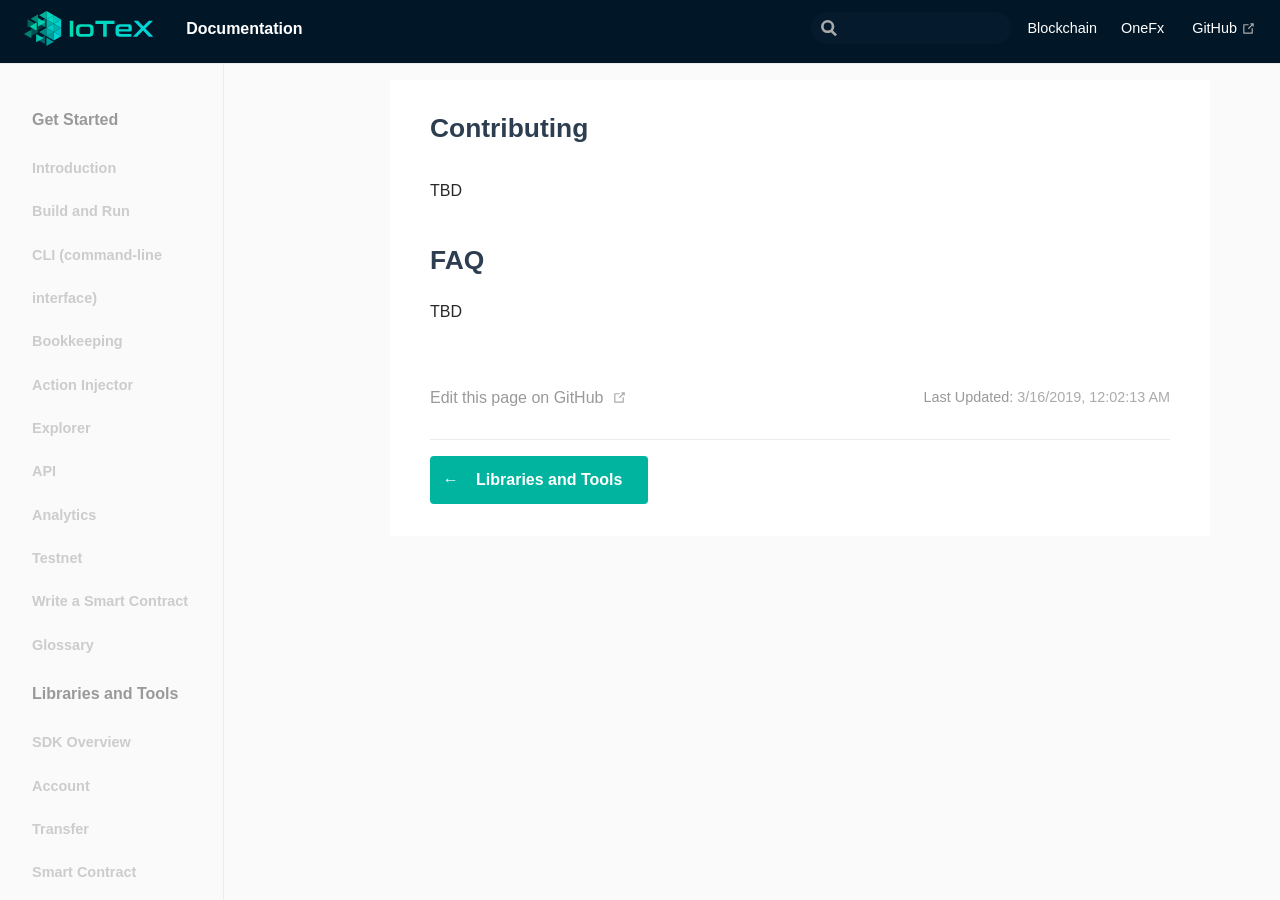
<file: docs/misc.html>
<!DOCTYPE html>
<html lang="en-US">
  <head>
    <meta charset="utf-8">
    <meta name="viewport" content="width=device-width,initial-scale=1">
    <title>Misc | Documentation</title>
    <meta name="description" content="by the community for the community">
    <link rel="icon" href="/logo.png">
  <link rel="manifest" href="/manifest.json">
  <meta name="theme-color" content="#3eaf7c">
  <meta name="apple-mobile-web-app-capable" content="yes">
  <meta name="apple-mobile-web-app-status-bar-style" content="black">
  <link rel="apple-touch-icon" href="/icons/apple-touch-icon-152x152.png">
  <link rel="mask-icon" href="/icons/safari-pinned-tab.svg" color="#3eaf7c">
  <meta name="msapplication-TileImage" content="/icons/msapplication-icon-144x144.png">
  <meta name="msapplication-TileColor" content="#000000">
    
    <link rel="preload" href="/assets/css/0.styles.51b6c885.css" as="style"><link rel="preload" href="/assets/js/app.16bc0f2c.js" as="script"><link rel="preload" href="/assets/js/2.3fbdcbfd.js" as="script"><link rel="preload" href="/assets/js/7.d24c2ef2.js" as="script"><link rel="prefetch" href="/assets/js/10.efa36e92.js"><link rel="prefetch" href="/assets/js/11.5f8757d2.js"><link rel="prefetch" href="/assets/js/3.47e2e978.js"><link rel="prefetch" href="/assets/js/4.b2ff0a60.js"><link rel="prefetch" href="/assets/js/5.f1f7f765.js"><link rel="prefetch" href="/assets/js/6.74fcb735.js"><link rel="prefetch" href="/assets/js/8.1c031f71.js"><link rel="prefetch" href="/assets/js/9.76c7c03e.js">
    <link rel="stylesheet" href="/assets/css/0.styles.51b6c885.css">
  </head>
  <body>
    <div id="app" data-server-rendered="true"><div class="theme-container"><header class="navbar"><div class="sidebar-button"><svg xmlns="http://www.w3.org/2000/svg" aria-hidden="true" role="img" viewBox="0 0 448 512" class="icon"><path fill="currentColor" d="M436 124H12c-6.627 0-12-5.373-12-12V80c0-6.627 5.373-12 12-12h424c6.627 0 12 5.373 12 12v32c0 6.627-5.373 12-12 12zm0 160H12c-6.627 0-12-5.373-12-12v-32c0-6.627 5.373-12 12-12h424c6.627 0 12 5.373 12 12v32c0 6.627-5.373 12-12 12zm0 160H12c-6.627 0-12-5.373-12-12v-32c0-6.627 5.373-12 12-12h424c6.627 0 12 5.373 12 12v32c0 6.627-5.373 12-12 12z"></path></svg></div> <a href="/" class="home-link router-link-active"><img src="/logo.svg" alt="Documentation" class="logo"> <span class="site-name can-hide">Documentation</span></a> <div class="links"><div class="search-box"><input aria-label="Search" autocomplete="off" spellcheck="false" value=""> <!----></div> <nav class="nav-links can-hide"><div class="nav-item"><a href="/" class="nav-link">Blockchain</a></div><div class="nav-item"><a href="/onefx/get-started.html" class="nav-link">OneFx</a></div> <a href="https://github.com/iotexproject/iotex-docs" target="_blank" rel="noopener noreferrer" class="repo-link">
    GitHub
    <svg xmlns="http://www.w3.org/2000/svg" aria-hidden="true" x="0px" y="0px" viewBox="0 0 100 100" width="15" height="15" class="icon outbound"><path fill="currentColor" d="M18.8,85.1h56l0,0c2.2,0,4-1.8,4-4v-32h-8v28h-48v-48h28v-8h-32l0,0c-2.2,0-4,1.8-4,4v56C14.8,83.3,16.6,85.1,18.8,85.1z"></path> <polygon fill="currentColor" points="45.7,48.7 51.3,54.3 77.2,28.5 77.2,37.2 85.2,37.2 85.2,14.9 62.8,14.9 62.8,22.9 71.5,22.9"></polygon></svg></a></nav></div></header> <div class="sidebar-mask"></div> <aside class="sidebar"><nav class="nav-links"><div class="nav-item"><a href="/" class="nav-link">Blockchain</a></div><div class="nav-item"><a href="/onefx/get-started.html" class="nav-link">OneFx</a></div> <a href="https://github.com/iotexproject/iotex-docs" target="_blank" rel="noopener noreferrer" class="repo-link">
    GitHub
    <svg xmlns="http://www.w3.org/2000/svg" aria-hidden="true" x="0px" y="0px" viewBox="0 0 100 100" width="15" height="15" class="icon outbound"><path fill="currentColor" d="M18.8,85.1h56l0,0c2.2,0,4-1.8,4-4v-32h-8v28h-48v-48h28v-8h-32l0,0c-2.2,0-4,1.8-4,4v56C14.8,83.3,16.6,85.1,18.8,85.1z"></path> <polygon fill="currentColor" points="45.7,48.7 51.3,54.3 77.2,28.5 77.2,37.2 85.2,37.2 85.2,14.9 62.8,14.9 62.8,22.9 71.5,22.9"></polygon></svg></a></nav>  <ul class="sidebar-links"><li><section class="sidebar-group depth-0"><p class="sidebar-heading open"><span></span> <!----></p> <ul class="sidebar-links sidebar-group-items"><li><a href="/" class="sidebar-link">Get Started</a><ul class="sidebar-sub-headers"><li class="sidebar-sub-header"><a href="/#introduction" class="sidebar-link">Introduction</a></li><li class="sidebar-sub-header"><a href="/#build-and-run" class="sidebar-link">Build and Run</a></li><li class="sidebar-sub-header"><a href="/#cli-command-line-interface" class="sidebar-link">CLI (command-line interface)</a></li><li class="sidebar-sub-header"><a href="/#bookkeeping" class="sidebar-link">Bookkeeping</a></li><li class="sidebar-sub-header"><a href="/#action-injector" class="sidebar-link">Action Injector</a></li><li class="sidebar-sub-header"><a href="/#explorer" class="sidebar-link">Explorer</a></li><li class="sidebar-sub-header"><a href="/#api" class="sidebar-link">API</a></li><li class="sidebar-sub-header"><a href="/#analytics" class="sidebar-link">Analytics</a></li><li class="sidebar-sub-header"><a href="/#testnet" class="sidebar-link">Testnet</a></li><li class="sidebar-sub-header"><a href="/#write-a-smart-contract" class="sidebar-link">Write a Smart Contract</a></li><li class="sidebar-sub-header"><a href="/#glossary" class="sidebar-link">Glossary</a></li></ul></li><li><a href="/docs/libraries-and-tools.html" class="sidebar-link">Libraries and Tools</a><ul class="sidebar-sub-headers"><li class="sidebar-sub-header"><a href="/docs/libraries-and-tools.html#sdk-overview" class="sidebar-link">SDK Overview</a></li><li class="sidebar-sub-header"><a href="/docs/libraries-and-tools.html#account" class="sidebar-link">Account</a></li><li class="sidebar-sub-header"><a href="/docs/libraries-and-tools.html#transfer" class="sidebar-link">Transfer</a></li><li class="sidebar-sub-header"><a href="/docs/libraries-and-tools.html#smart-contract" class="sidebar-link">Smart Contract</a></li><li class="sidebar-sub-header"><a href="/docs/libraries-and-tools.html#rpc-methods" class="sidebar-link">RPC Methods</a></li></ul></li><li><a href="/docs/misc.html" class="active sidebar-link">Misc</a><ul class="sidebar-sub-headers"><li class="sidebar-sub-header"><a href="/docs/misc.html#contributing" class="sidebar-link">Contributing</a></li><li class="sidebar-sub-header"><a href="/docs/misc.html#faq" class="sidebar-link">FAQ</a></li></ul></li></ul></section></li></ul> </aside> <main class="page"> <div class="content default"><h2 id="contributing"><a href="#contributing" aria-hidden="true" class="header-anchor">#</a> Contributing</h2> <p>TBD</p> <h2 id="faq"><a href="#faq" aria-hidden="true" class="header-anchor">#</a> FAQ</h2> <p>TBD</p></div> <footer class="page-edit"><div class="edit-link"><a href="https://github.com/iotexproject/iotex-docs/edit/master/docs/misc.md" target="_blank" rel="noopener noreferrer">Edit this page on GitHub</a> <svg xmlns="http://www.w3.org/2000/svg" aria-hidden="true" x="0px" y="0px" viewBox="0 0 100 100" width="15" height="15" class="icon outbound"><path fill="currentColor" d="M18.8,85.1h56l0,0c2.2,0,4-1.8,4-4v-32h-8v28h-48v-48h28v-8h-32l0,0c-2.2,0-4,1.8-4,4v56C14.8,83.3,16.6,85.1,18.8,85.1z"></path> <polygon fill="currentColor" points="45.7,48.7 51.3,54.3 77.2,28.5 77.2,37.2 85.2,37.2 85.2,14.9 62.8,14.9 62.8,22.9 71.5,22.9"></polygon></svg></div> <div class="last-updated"><span class="prefix">Last Updated: </span> <span class="time">3/16/2019, 12:02:13 AM</span></div></footer> <div class="page-nav"><p class="inner"><span class="prev">
        ←
        <a href="/docs/libraries-and-tools.html" class="prev">
          Libraries and Tools
        </a></span> <!----></p></div> </main></div><div class="global-ui"></div></div>
    <script src="/assets/js/app.16bc0f2c.js" defer></script><script src="/assets/js/2.3fbdcbfd.js" defer></script><script src="/assets/js/7.d24c2ef2.js" defer></script>
  </body>
</html>
</file>
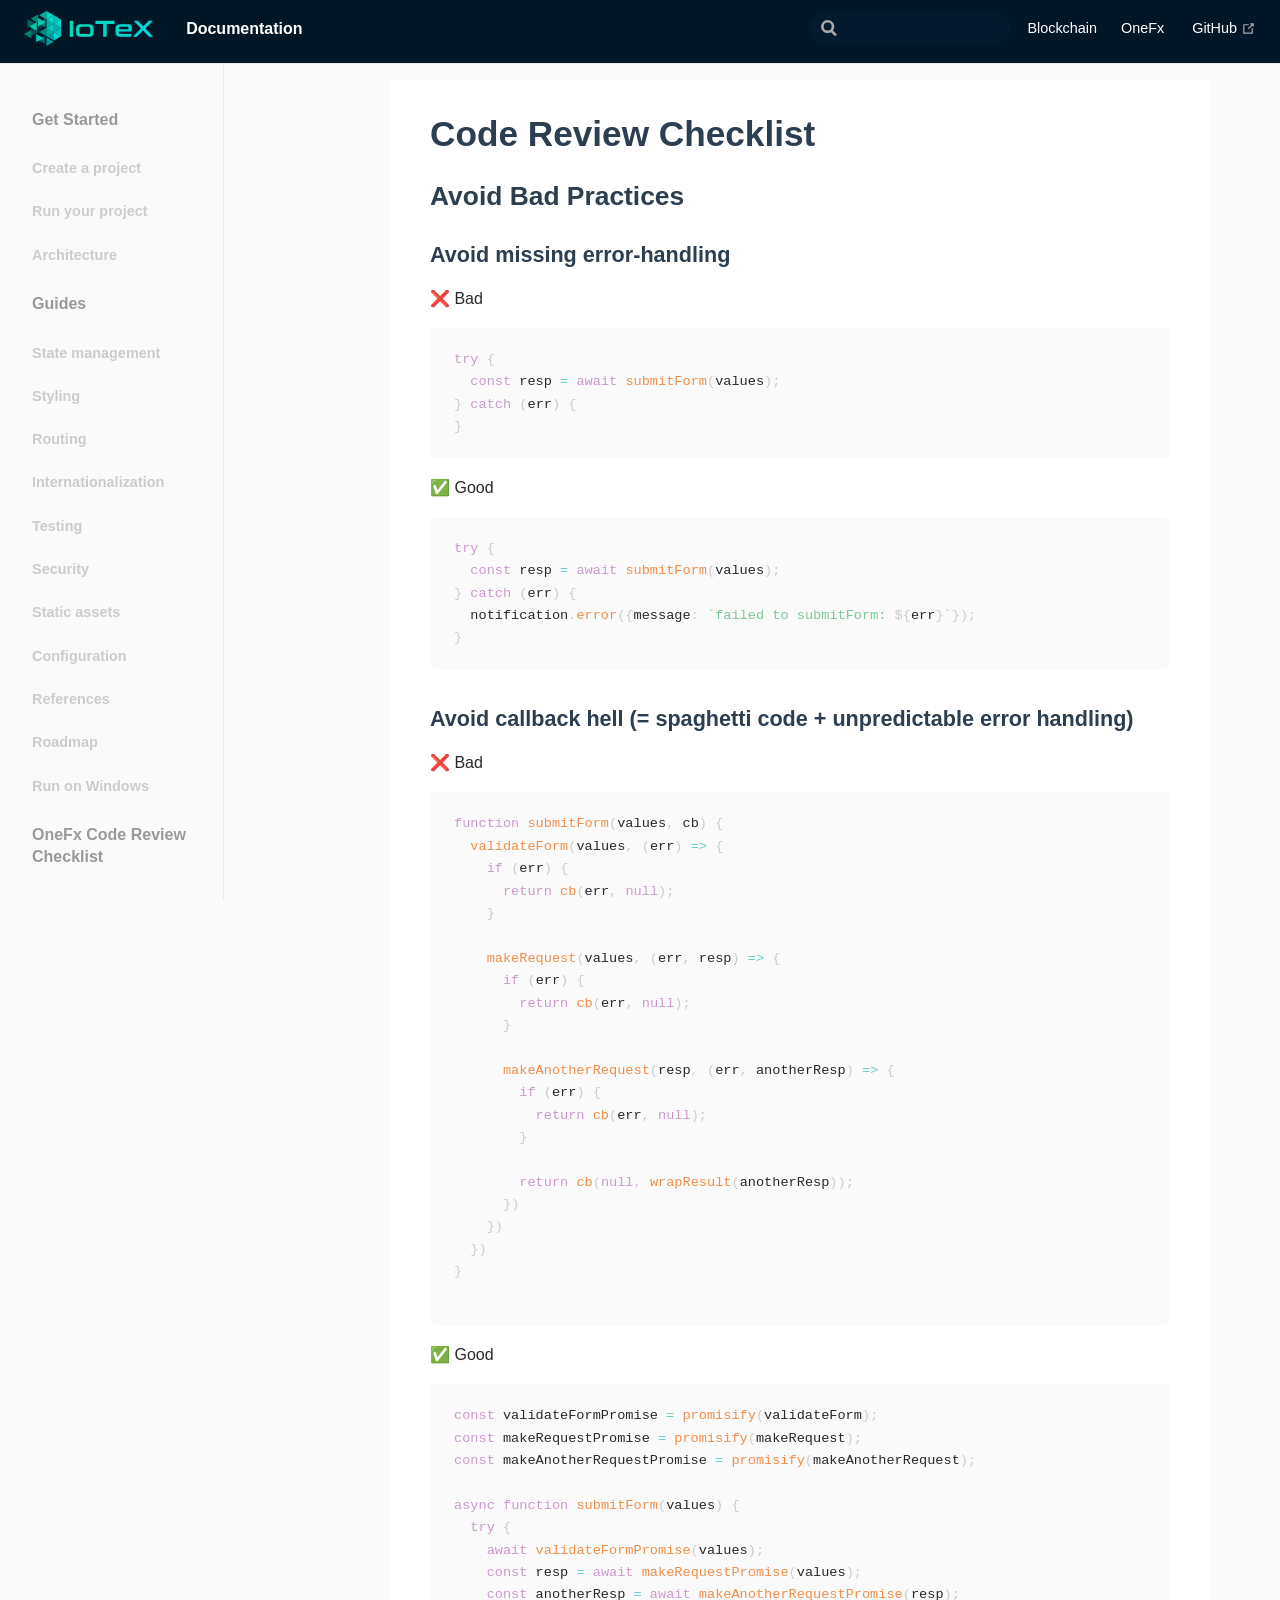
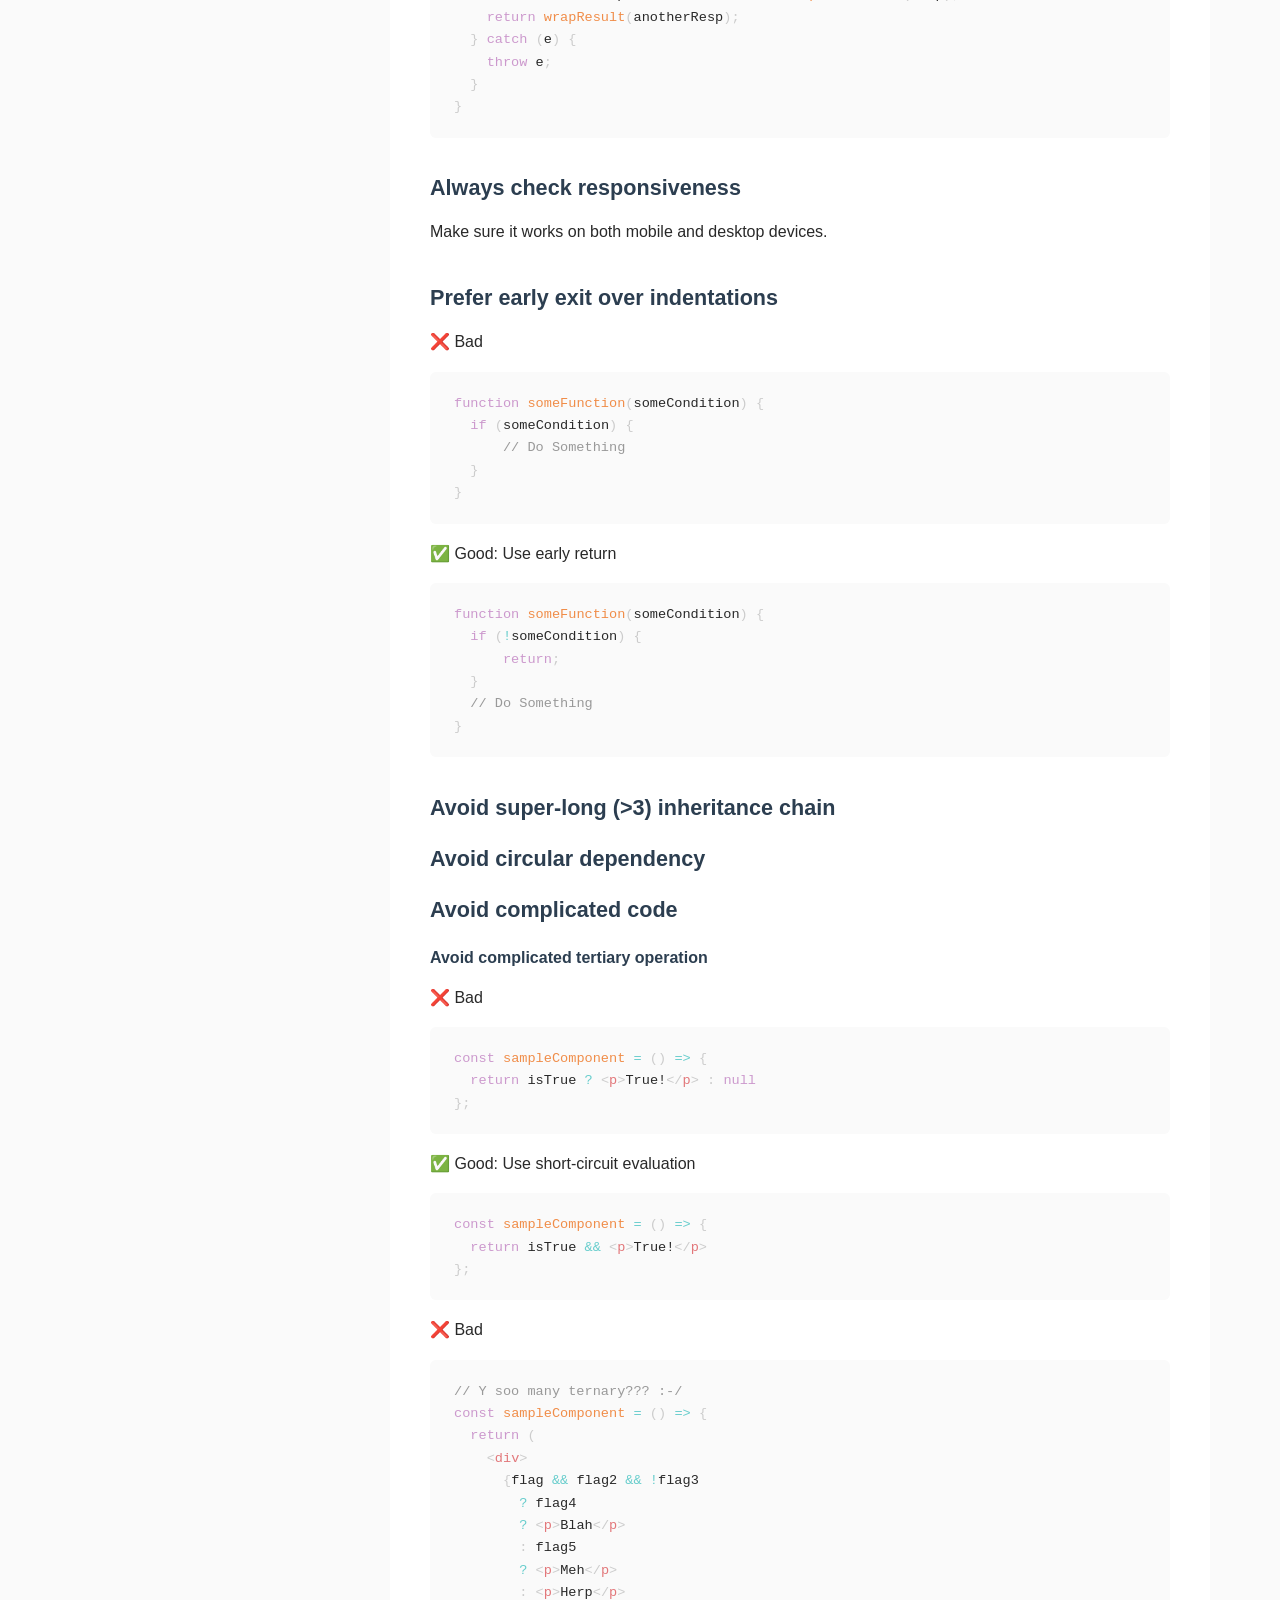
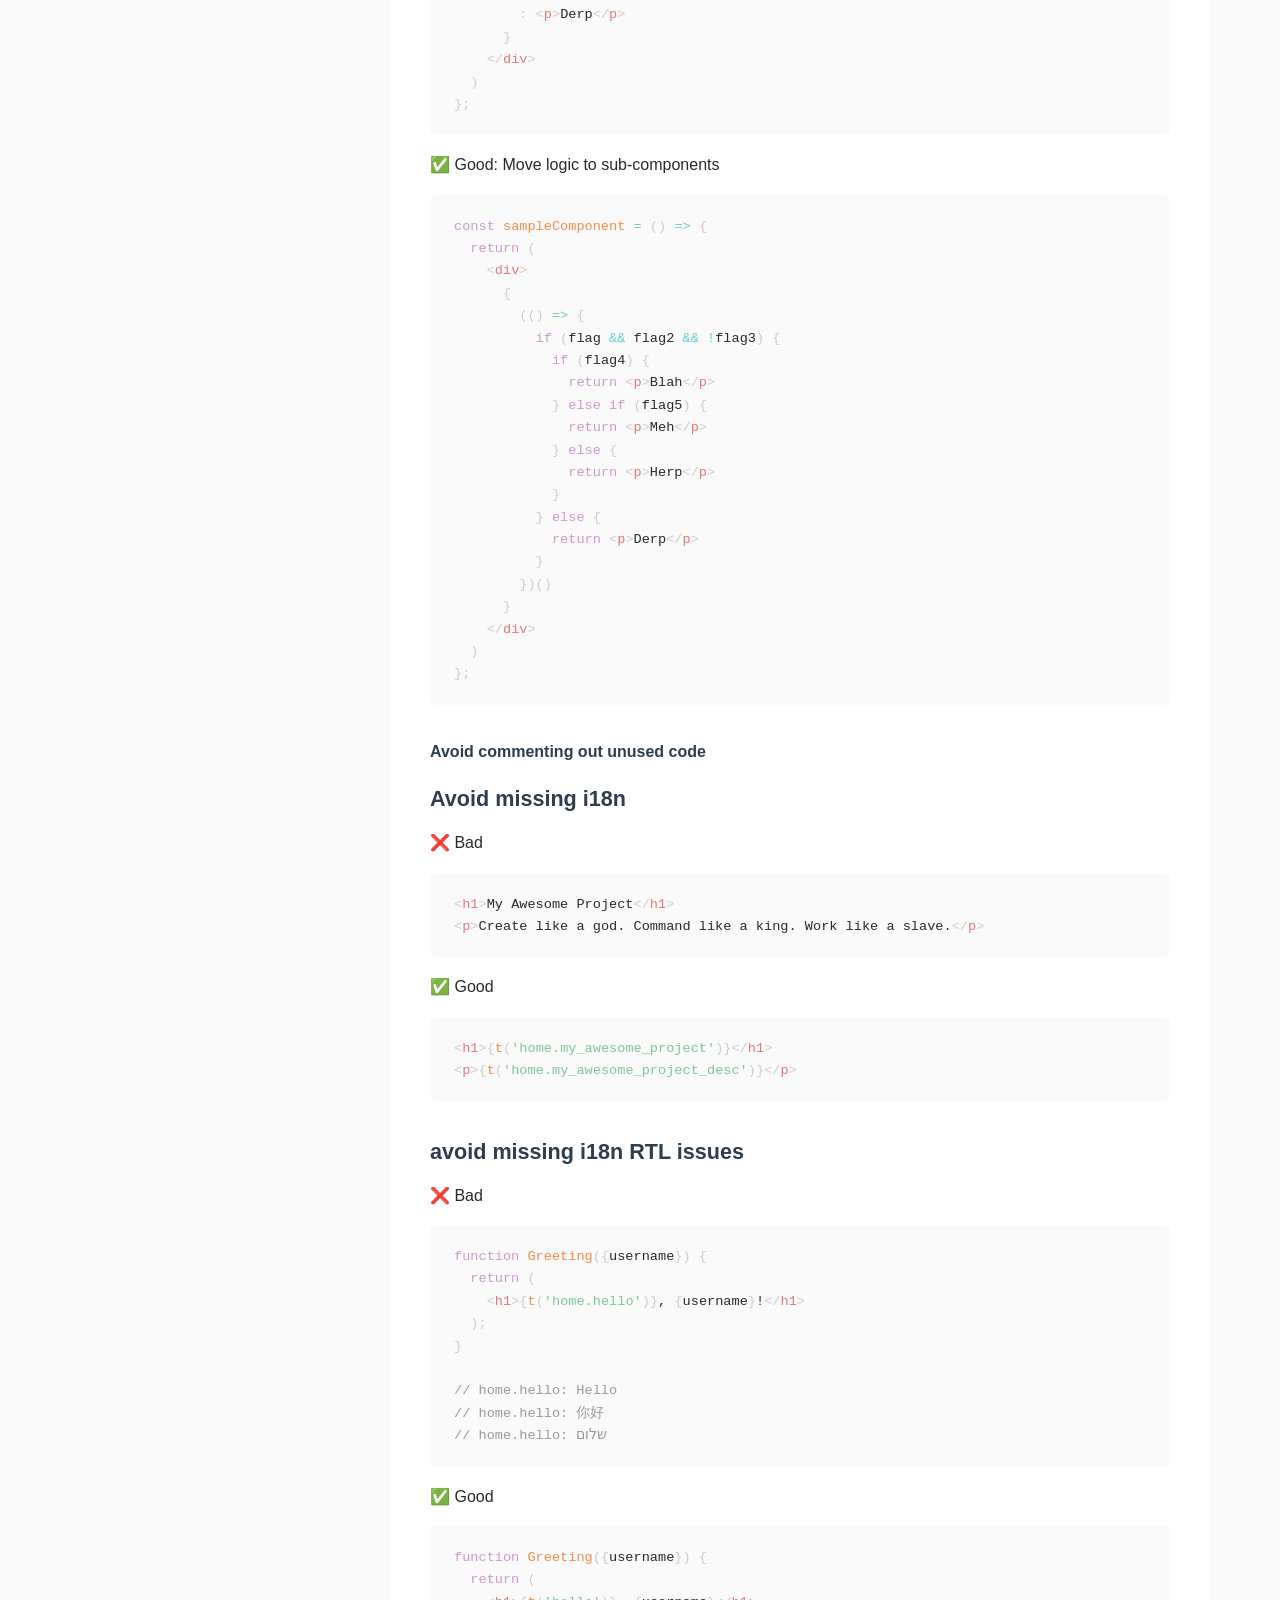
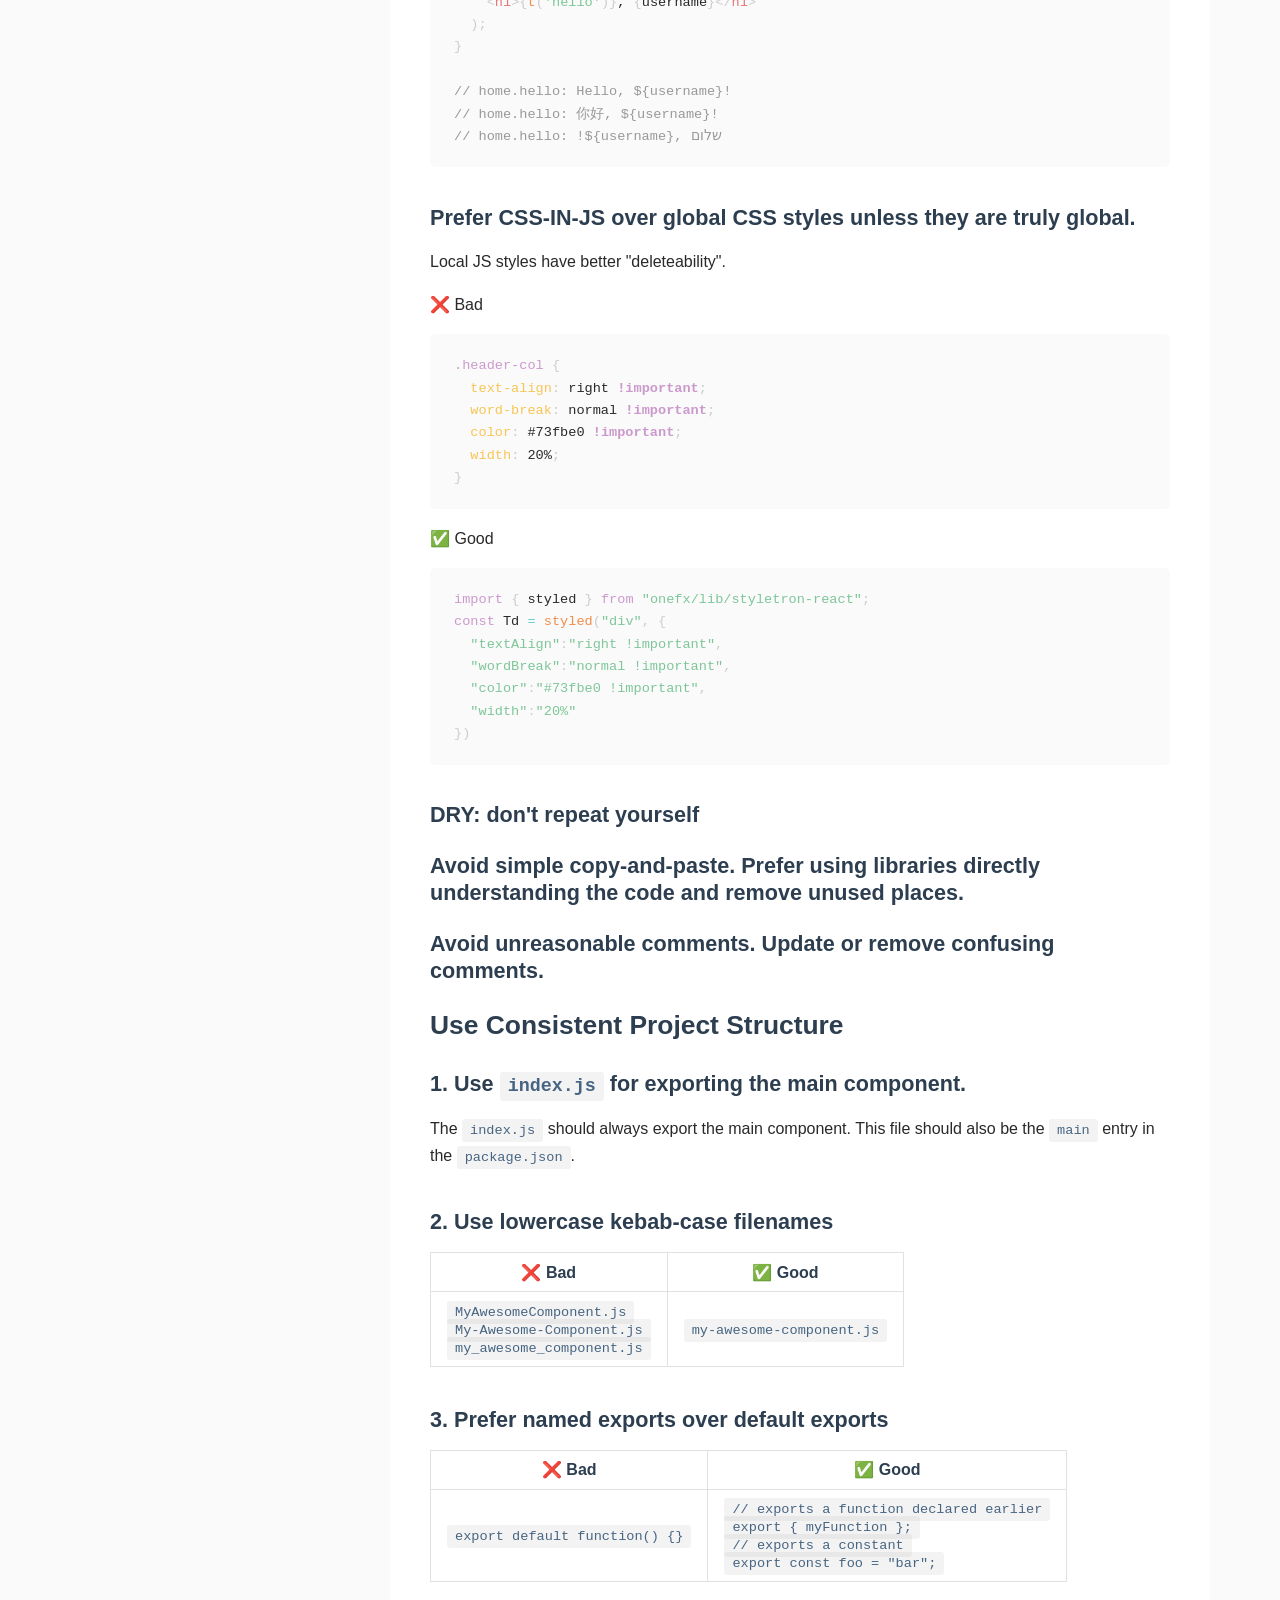
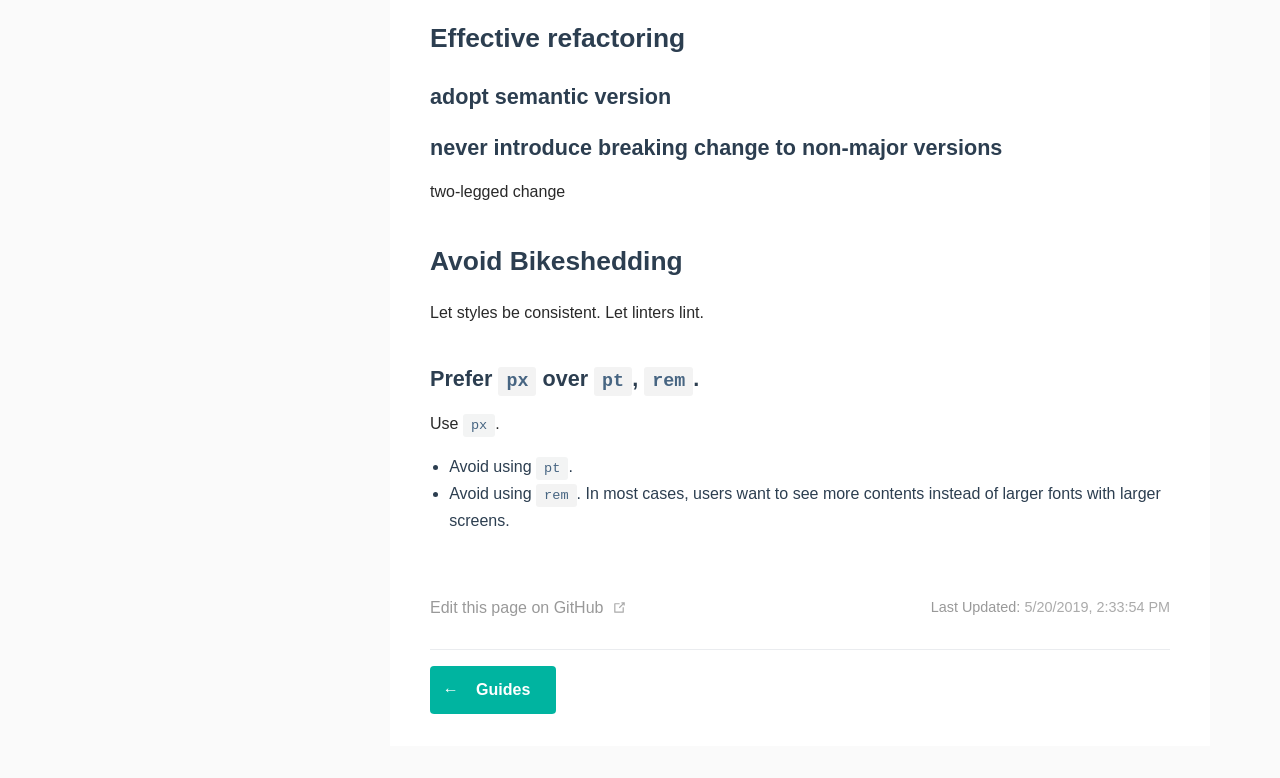
<file: onefx/code-review-checklist.html>
<!DOCTYPE html>
<html lang="en-US">
  <head>
    <meta charset="utf-8">
    <meta name="viewport" content="width=device-width,initial-scale=1">
    <title>OneFx Code Review Checklist | Documentation</title>
    <meta name="description" content="by the community for the community">
    <link rel="icon" href="/logo.png">
  <link rel="manifest" href="/manifest.json">
  <meta name="theme-color" content="#3eaf7c">
  <meta name="apple-mobile-web-app-capable" content="yes">
  <meta name="apple-mobile-web-app-status-bar-style" content="black">
  <link rel="apple-touch-icon" href="/icons/apple-touch-icon-152x152.png">
  <link rel="mask-icon" href="/icons/safari-pinned-tab.svg" color="#3eaf7c">
  <meta name="msapplication-TileImage" content="/icons/msapplication-icon-144x144.png">
  <meta name="msapplication-TileColor" content="#000000">
    
    <link rel="preload" href="/assets/css/0.styles.51b6c885.css" as="style"><link rel="preload" href="/assets/js/app.16bc0f2c.js" as="script"><link rel="preload" href="/assets/js/2.3fbdcbfd.js" as="script"><link rel="preload" href="/assets/js/8.1c031f71.js" as="script"><link rel="prefetch" href="/assets/js/10.efa36e92.js"><link rel="prefetch" href="/assets/js/11.5f8757d2.js"><link rel="prefetch" href="/assets/js/3.47e2e978.js"><link rel="prefetch" href="/assets/js/4.b2ff0a60.js"><link rel="prefetch" href="/assets/js/5.f1f7f765.js"><link rel="prefetch" href="/assets/js/6.74fcb735.js"><link rel="prefetch" href="/assets/js/7.d24c2ef2.js"><link rel="prefetch" href="/assets/js/9.76c7c03e.js">
    <link rel="stylesheet" href="/assets/css/0.styles.51b6c885.css">
  </head>
  <body>
    <div id="app" data-server-rendered="true"><div class="theme-container"><header class="navbar"><div class="sidebar-button"><svg xmlns="http://www.w3.org/2000/svg" aria-hidden="true" role="img" viewBox="0 0 448 512" class="icon"><path fill="currentColor" d="M436 124H12c-6.627 0-12-5.373-12-12V80c0-6.627 5.373-12 12-12h424c6.627 0 12 5.373 12 12v32c0 6.627-5.373 12-12 12zm0 160H12c-6.627 0-12-5.373-12-12v-32c0-6.627 5.373-12 12-12h424c6.627 0 12 5.373 12 12v32c0 6.627-5.373 12-12 12zm0 160H12c-6.627 0-12-5.373-12-12v-32c0-6.627 5.373-12 12-12h424c6.627 0 12 5.373 12 12v32c0 6.627-5.373 12-12 12z"></path></svg></div> <a href="/" class="home-link router-link-active"><img src="/logo.svg" alt="Documentation" class="logo"> <span class="site-name can-hide">Documentation</span></a> <div class="links"><div class="search-box"><input aria-label="Search" autocomplete="off" spellcheck="false" value=""> <!----></div> <nav class="nav-links can-hide"><div class="nav-item"><a href="/" class="nav-link">Blockchain</a></div><div class="nav-item"><a href="/onefx/get-started.html" class="nav-link">OneFx</a></div> <a href="https://github.com/iotexproject/iotex-docs" target="_blank" rel="noopener noreferrer" class="repo-link">
    GitHub
    <svg xmlns="http://www.w3.org/2000/svg" aria-hidden="true" x="0px" y="0px" viewBox="0 0 100 100" width="15" height="15" class="icon outbound"><path fill="currentColor" d="M18.8,85.1h56l0,0c2.2,0,4-1.8,4-4v-32h-8v28h-48v-48h28v-8h-32l0,0c-2.2,0-4,1.8-4,4v56C14.8,83.3,16.6,85.1,18.8,85.1z"></path> <polygon fill="currentColor" points="45.7,48.7 51.3,54.3 77.2,28.5 77.2,37.2 85.2,37.2 85.2,14.9 62.8,14.9 62.8,22.9 71.5,22.9"></polygon></svg></a></nav></div></header> <div class="sidebar-mask"></div> <aside class="sidebar"><nav class="nav-links"><div class="nav-item"><a href="/" class="nav-link">Blockchain</a></div><div class="nav-item"><a href="/onefx/get-started.html" class="nav-link">OneFx</a></div> <a href="https://github.com/iotexproject/iotex-docs" target="_blank" rel="noopener noreferrer" class="repo-link">
    GitHub
    <svg xmlns="http://www.w3.org/2000/svg" aria-hidden="true" x="0px" y="0px" viewBox="0 0 100 100" width="15" height="15" class="icon outbound"><path fill="currentColor" d="M18.8,85.1h56l0,0c2.2,0,4-1.8,4-4v-32h-8v28h-48v-48h28v-8h-32l0,0c-2.2,0-4,1.8-4,4v56C14.8,83.3,16.6,85.1,18.8,85.1z"></path> <polygon fill="currentColor" points="45.7,48.7 51.3,54.3 77.2,28.5 77.2,37.2 85.2,37.2 85.2,14.9 62.8,14.9 62.8,22.9 71.5,22.9"></polygon></svg></a></nav>  <ul class="sidebar-links"><li><section class="sidebar-group depth-0"><p class="sidebar-heading open"><span></span> <!----></p> <ul class="sidebar-links sidebar-group-items"><li><a href="/onefx/get-started.html" class="sidebar-link">Get Started</a><ul class="sidebar-sub-headers"><li class="sidebar-sub-header"><a href="/onefx/get-started.html#create-a-project" class="sidebar-link">Create a project</a></li><li class="sidebar-sub-header"><a href="/onefx/get-started.html#run-your-project" class="sidebar-link">Run your project</a></li><li class="sidebar-sub-header"><a href="/onefx/get-started.html#architecture" class="sidebar-link">Architecture</a></li></ul></li><li><a href="/onefx/guides.html" class="sidebar-link">Guides</a><ul class="sidebar-sub-headers"><li class="sidebar-sub-header"><a href="/onefx/guides.html#state-management" class="sidebar-link">State management</a></li><li class="sidebar-sub-header"><a href="/onefx/guides.html#styling" class="sidebar-link">Styling</a></li><li class="sidebar-sub-header"><a href="/onefx/guides.html#routing" class="sidebar-link">Routing</a></li><li class="sidebar-sub-header"><a href="/onefx/guides.html#internationalization" class="sidebar-link">Internationalization</a></li><li class="sidebar-sub-header"><a href="/onefx/guides.html#testing" class="sidebar-link">Testing</a></li><li class="sidebar-sub-header"><a href="/onefx/guides.html#security" class="sidebar-link">Security</a></li><li class="sidebar-sub-header"><a href="/onefx/guides.html#static-assets" class="sidebar-link">Static assets</a></li><li class="sidebar-sub-header"><a href="/onefx/guides.html#configuration" class="sidebar-link">Configuration</a></li><li class="sidebar-sub-header"><a href="/onefx/guides.html#references" class="sidebar-link">References</a></li><li class="sidebar-sub-header"><a href="/onefx/guides.html#roadmap" class="sidebar-link">Roadmap</a></li><li class="sidebar-sub-header"><a href="/onefx/guides.html#run-on-windows" class="sidebar-link">Run on Windows</a></li></ul></li><li><a href="/onefx/code-review-checklist.html" class="active sidebar-link">OneFx Code Review Checklist</a><ul class="sidebar-sub-headers"><li class="sidebar-sub-header"><a href="/onefx/code-review-checklist.html#avoid-bad-practices" class="sidebar-link">Avoid Bad Practices</a></li><li class="sidebar-sub-header"><a href="/onefx/code-review-checklist.html#use-consistent-project-structure" class="sidebar-link">Use Consistent Project Structure</a></li><li class="sidebar-sub-header"><a href="/onefx/code-review-checklist.html#effective-refactoring" class="sidebar-link">Effective refactoring</a></li><li class="sidebar-sub-header"><a href="/onefx/code-review-checklist.html#avoid-bikeshedding" class="sidebar-link">Avoid Bikeshedding</a></li></ul></li></ul></section></li></ul> </aside> <main class="page"> <div class="content default"><h1 id="code-review-checklist"><a href="#code-review-checklist" aria-hidden="true" class="header-anchor">#</a> Code Review Checklist</h1> <h2 id="avoid-bad-practices"><a href="#avoid-bad-practices" aria-hidden="true" class="header-anchor">#</a> Avoid Bad Practices</h2> <h3 id="avoid-missing-error-handling"><a href="#avoid-missing-error-handling" aria-hidden="true" class="header-anchor">#</a> Avoid missing error-handling</h3> <p>❌ Bad</p> <div class="language-js extra-class"><pre class="language-js"><code><span class="token keyword">try</span> <span class="token punctuation">{</span>
  <span class="token keyword">const</span> resp <span class="token operator">=</span> <span class="token keyword">await</span> <span class="token function">submitForm</span><span class="token punctuation">(</span>values<span class="token punctuation">)</span><span class="token punctuation">;</span>
<span class="token punctuation">}</span> <span class="token keyword">catch</span> <span class="token punctuation">(</span>err<span class="token punctuation">)</span> <span class="token punctuation">{</span>
<span class="token punctuation">}</span>
</code></pre></div><p>✅ Good</p> <div class="language-js extra-class"><pre class="language-js"><code><span class="token keyword">try</span> <span class="token punctuation">{</span>
  <span class="token keyword">const</span> resp <span class="token operator">=</span> <span class="token keyword">await</span> <span class="token function">submitForm</span><span class="token punctuation">(</span>values<span class="token punctuation">)</span><span class="token punctuation">;</span>
<span class="token punctuation">}</span> <span class="token keyword">catch</span> <span class="token punctuation">(</span>err<span class="token punctuation">)</span> <span class="token punctuation">{</span>
  notification<span class="token punctuation">.</span><span class="token function">error</span><span class="token punctuation">(</span><span class="token punctuation">{</span>message<span class="token punctuation">:</span> <span class="token template-string"><span class="token string">`failed to submitForm: </span><span class="token interpolation"><span class="token interpolation-punctuation punctuation">${</span>err<span class="token interpolation-punctuation punctuation">}</span></span><span class="token string">`</span></span><span class="token punctuation">}</span><span class="token punctuation">)</span><span class="token punctuation">;</span>
<span class="token punctuation">}</span>
</code></pre></div><h3 id="avoid-callback-hell-spaghetti-code-unpredictable-error-handling"><a href="#avoid-callback-hell-spaghetti-code-unpredictable-error-handling" aria-hidden="true" class="header-anchor">#</a> Avoid callback hell (= spaghetti code + unpredictable error handling)</h3> <p>❌ Bad</p> <div class="language-js extra-class"><pre class="language-js"><code><span class="token keyword">function</span> <span class="token function">submitForm</span><span class="token punctuation">(</span><span class="token parameter">values<span class="token punctuation">,</span> cb</span><span class="token punctuation">)</span> <span class="token punctuation">{</span>
  <span class="token function">validateForm</span><span class="token punctuation">(</span>values<span class="token punctuation">,</span> <span class="token punctuation">(</span><span class="token parameter">err</span><span class="token punctuation">)</span> <span class="token operator">=&gt;</span> <span class="token punctuation">{</span>
    <span class="token keyword">if</span> <span class="token punctuation">(</span>err<span class="token punctuation">)</span> <span class="token punctuation">{</span>
      <span class="token keyword">return</span> <span class="token function">cb</span><span class="token punctuation">(</span>err<span class="token punctuation">,</span> <span class="token keyword">null</span><span class="token punctuation">)</span><span class="token punctuation">;</span>
    <span class="token punctuation">}</span>

    <span class="token function">makeRequest</span><span class="token punctuation">(</span>values<span class="token punctuation">,</span> <span class="token punctuation">(</span><span class="token parameter">err<span class="token punctuation">,</span> resp</span><span class="token punctuation">)</span> <span class="token operator">=&gt;</span> <span class="token punctuation">{</span>
      <span class="token keyword">if</span> <span class="token punctuation">(</span>err<span class="token punctuation">)</span> <span class="token punctuation">{</span>
        <span class="token keyword">return</span> <span class="token function">cb</span><span class="token punctuation">(</span>err<span class="token punctuation">,</span> <span class="token keyword">null</span><span class="token punctuation">)</span><span class="token punctuation">;</span>
      <span class="token punctuation">}</span>

      <span class="token function">makeAnotherRequest</span><span class="token punctuation">(</span>resp<span class="token punctuation">,</span> <span class="token punctuation">(</span><span class="token parameter">err<span class="token punctuation">,</span> anotherResp</span><span class="token punctuation">)</span> <span class="token operator">=&gt;</span> <span class="token punctuation">{</span>
        <span class="token keyword">if</span> <span class="token punctuation">(</span>err<span class="token punctuation">)</span> <span class="token punctuation">{</span>
          <span class="token keyword">return</span> <span class="token function">cb</span><span class="token punctuation">(</span>err<span class="token punctuation">,</span> <span class="token keyword">null</span><span class="token punctuation">)</span><span class="token punctuation">;</span>
        <span class="token punctuation">}</span>

        <span class="token keyword">return</span> <span class="token function">cb</span><span class="token punctuation">(</span><span class="token keyword">null</span><span class="token punctuation">,</span> <span class="token function">wrapResult</span><span class="token punctuation">(</span>anotherResp<span class="token punctuation">)</span><span class="token punctuation">)</span><span class="token punctuation">;</span>
      <span class="token punctuation">}</span><span class="token punctuation">)</span>
    <span class="token punctuation">}</span><span class="token punctuation">)</span>
  <span class="token punctuation">}</span><span class="token punctuation">)</span>
<span class="token punctuation">}</span>

</code></pre></div><p>✅ Good</p> <div class="language-js extra-class"><pre class="language-js"><code><span class="token keyword">const</span> validateFormPromise <span class="token operator">=</span> <span class="token function">promisify</span><span class="token punctuation">(</span>validateForm<span class="token punctuation">)</span><span class="token punctuation">;</span>
<span class="token keyword">const</span> makeRequestPromise <span class="token operator">=</span> <span class="token function">promisify</span><span class="token punctuation">(</span>makeRequest<span class="token punctuation">)</span><span class="token punctuation">;</span>
<span class="token keyword">const</span> makeAnotherRequestPromise <span class="token operator">=</span> <span class="token function">promisify</span><span class="token punctuation">(</span>makeAnotherRequest<span class="token punctuation">)</span><span class="token punctuation">;</span>

<span class="token keyword">async</span> <span class="token keyword">function</span> <span class="token function">submitForm</span><span class="token punctuation">(</span><span class="token parameter">values</span><span class="token punctuation">)</span> <span class="token punctuation">{</span>
  <span class="token keyword">try</span> <span class="token punctuation">{</span>
    <span class="token keyword">await</span> <span class="token function">validateFormPromise</span><span class="token punctuation">(</span>values<span class="token punctuation">)</span><span class="token punctuation">;</span>
    <span class="token keyword">const</span> resp <span class="token operator">=</span> <span class="token keyword">await</span> <span class="token function">makeRequestPromise</span><span class="token punctuation">(</span>values<span class="token punctuation">)</span><span class="token punctuation">;</span>
    <span class="token keyword">const</span> anotherResp <span class="token operator">=</span> <span class="token keyword">await</span> <span class="token function">makeAnotherRequestPromise</span><span class="token punctuation">(</span>resp<span class="token punctuation">)</span><span class="token punctuation">;</span>
    <span class="token keyword">return</span> <span class="token function">wrapResult</span><span class="token punctuation">(</span>anotherResp<span class="token punctuation">)</span><span class="token punctuation">;</span>
  <span class="token punctuation">}</span> <span class="token keyword">catch</span> <span class="token punctuation">(</span>e<span class="token punctuation">)</span> <span class="token punctuation">{</span>
    <span class="token keyword">throw</span> e<span class="token punctuation">;</span>
  <span class="token punctuation">}</span>
<span class="token punctuation">}</span>
</code></pre></div><h3 id="always-check-responsiveness"><a href="#always-check-responsiveness" aria-hidden="true" class="header-anchor">#</a> Always check responsiveness</h3> <p>Make sure it works on both mobile and desktop devices.</p> <h3 id="prefer-early-exit-over-indentations"><a href="#prefer-early-exit-over-indentations" aria-hidden="true" class="header-anchor">#</a> Prefer early exit over indentations</h3> <p>❌ Bad</p> <div class="language-jsx harmony extra-class"><pre class="language-jsx"><code><span class="token keyword">function</span> <span class="token function">someFunction</span><span class="token punctuation">(</span><span class="token parameter">someCondition</span><span class="token punctuation">)</span> <span class="token punctuation">{</span>
  <span class="token keyword">if</span> <span class="token punctuation">(</span>someCondition<span class="token punctuation">)</span> <span class="token punctuation">{</span>
      <span class="token comment">// Do Something</span>
  <span class="token punctuation">}</span>
<span class="token punctuation">}</span>
</code></pre></div><p>✅ Good: Use early return</p> <div class="language-jsx harmony extra-class"><pre class="language-jsx"><code><span class="token keyword">function</span> <span class="token function">someFunction</span><span class="token punctuation">(</span><span class="token parameter">someCondition</span><span class="token punctuation">)</span> <span class="token punctuation">{</span>
  <span class="token keyword">if</span> <span class="token punctuation">(</span><span class="token operator">!</span>someCondition<span class="token punctuation">)</span> <span class="token punctuation">{</span>
      <span class="token keyword">return</span><span class="token punctuation">;</span>
  <span class="token punctuation">}</span>
  <span class="token comment">// Do Something</span>
<span class="token punctuation">}</span>
</code></pre></div><h3 id="avoid-super-long-3-inheritance-chain"><a href="#avoid-super-long-3-inheritance-chain" aria-hidden="true" class="header-anchor">#</a> Avoid super-long (&gt;3) inheritance chain</h3> <h3 id="avoid-circular-dependency"><a href="#avoid-circular-dependency" aria-hidden="true" class="header-anchor">#</a> Avoid circular dependency</h3> <h3 id="avoid-complicated-code"><a href="#avoid-complicated-code" aria-hidden="true" class="header-anchor">#</a> Avoid complicated code</h3> <h4 id="avoid-complicated-tertiary-operation"><a href="#avoid-complicated-tertiary-operation" aria-hidden="true" class="header-anchor">#</a> Avoid complicated tertiary operation</h4> <p>❌ Bad</p> <div class="language-jsx harmony extra-class"><pre class="language-jsx"><code><span class="token keyword">const</span> <span class="token function-variable function">sampleComponent</span> <span class="token operator">=</span> <span class="token punctuation">(</span><span class="token punctuation">)</span> <span class="token operator">=&gt;</span> <span class="token punctuation">{</span>
  <span class="token keyword">return</span> isTrue <span class="token operator">?</span> <span class="token tag"><span class="token tag"><span class="token punctuation">&lt;</span>p</span><span class="token punctuation">&gt;</span></span><span class="token plain-text">True!</span><span class="token tag"><span class="token tag"><span class="token punctuation">&lt;/</span>p</span><span class="token punctuation">&gt;</span></span> <span class="token punctuation">:</span> <span class="token keyword">null</span>
<span class="token punctuation">}</span><span class="token punctuation">;</span>
</code></pre></div><p>✅ Good: Use short-circuit evaluation</p> <div class="language-jsx harmony extra-class"><pre class="language-jsx"><code><span class="token keyword">const</span> <span class="token function-variable function">sampleComponent</span> <span class="token operator">=</span> <span class="token punctuation">(</span><span class="token punctuation">)</span> <span class="token operator">=&gt;</span> <span class="token punctuation">{</span>
  <span class="token keyword">return</span> isTrue <span class="token operator">&amp;&amp;</span> <span class="token tag"><span class="token tag"><span class="token punctuation">&lt;</span>p</span><span class="token punctuation">&gt;</span></span><span class="token plain-text">True!</span><span class="token tag"><span class="token tag"><span class="token punctuation">&lt;/</span>p</span><span class="token punctuation">&gt;</span></span>
<span class="token punctuation">}</span><span class="token punctuation">;</span>
</code></pre></div><p>❌ Bad</p> <div class="language-jsx harmony extra-class"><pre class="language-jsx"><code><span class="token comment">// Y soo many ternary??? :-/</span>
<span class="token keyword">const</span> <span class="token function-variable function">sampleComponent</span> <span class="token operator">=</span> <span class="token punctuation">(</span><span class="token punctuation">)</span> <span class="token operator">=&gt;</span> <span class="token punctuation">{</span>
  <span class="token keyword">return</span> <span class="token punctuation">(</span>
    <span class="token tag"><span class="token tag"><span class="token punctuation">&lt;</span>div</span><span class="token punctuation">&gt;</span></span><span class="token plain-text">
      </span><span class="token punctuation">{</span>flag <span class="token operator">&amp;&amp;</span> flag2 <span class="token operator">&amp;&amp;</span> <span class="token operator">!</span>flag3
        <span class="token operator">?</span> flag4
        <span class="token operator">?</span> <span class="token tag"><span class="token tag"><span class="token punctuation">&lt;</span>p</span><span class="token punctuation">&gt;</span></span><span class="token plain-text">Blah</span><span class="token tag"><span class="token tag"><span class="token punctuation">&lt;/</span>p</span><span class="token punctuation">&gt;</span></span>
        <span class="token punctuation">:</span> flag5
        <span class="token operator">?</span> <span class="token tag"><span class="token tag"><span class="token punctuation">&lt;</span>p</span><span class="token punctuation">&gt;</span></span><span class="token plain-text">Meh</span><span class="token tag"><span class="token tag"><span class="token punctuation">&lt;/</span>p</span><span class="token punctuation">&gt;</span></span>
        <span class="token punctuation">:</span> <span class="token tag"><span class="token tag"><span class="token punctuation">&lt;</span>p</span><span class="token punctuation">&gt;</span></span><span class="token plain-text">Herp</span><span class="token tag"><span class="token tag"><span class="token punctuation">&lt;/</span>p</span><span class="token punctuation">&gt;</span></span>
        <span class="token punctuation">:</span> <span class="token tag"><span class="token tag"><span class="token punctuation">&lt;</span>p</span><span class="token punctuation">&gt;</span></span><span class="token plain-text">Derp</span><span class="token tag"><span class="token tag"><span class="token punctuation">&lt;/</span>p</span><span class="token punctuation">&gt;</span></span>
      <span class="token punctuation">}</span><span class="token plain-text">
    </span><span class="token tag"><span class="token tag"><span class="token punctuation">&lt;/</span>div</span><span class="token punctuation">&gt;</span></span>
  <span class="token punctuation">)</span>
<span class="token punctuation">}</span><span class="token punctuation">;</span>
</code></pre></div><p>✅ Good: Move logic to sub-components</p> <div class="language-jsx harmony extra-class"><pre class="language-jsx"><code><span class="token keyword">const</span> <span class="token function-variable function">sampleComponent</span> <span class="token operator">=</span> <span class="token punctuation">(</span><span class="token punctuation">)</span> <span class="token operator">=&gt;</span> <span class="token punctuation">{</span>
  <span class="token keyword">return</span> <span class="token punctuation">(</span>
    <span class="token tag"><span class="token tag"><span class="token punctuation">&lt;</span>div</span><span class="token punctuation">&gt;</span></span><span class="token plain-text">
      </span><span class="token punctuation">{</span>
        <span class="token punctuation">(</span><span class="token punctuation">(</span><span class="token punctuation">)</span> <span class="token operator">=&gt;</span> <span class="token punctuation">{</span>
          <span class="token keyword">if</span> <span class="token punctuation">(</span>flag <span class="token operator">&amp;&amp;</span> flag2 <span class="token operator">&amp;&amp;</span> <span class="token operator">!</span>flag3<span class="token punctuation">)</span> <span class="token punctuation">{</span>
            <span class="token keyword">if</span> <span class="token punctuation">(</span>flag4<span class="token punctuation">)</span> <span class="token punctuation">{</span>
              <span class="token keyword">return</span> <span class="token tag"><span class="token tag"><span class="token punctuation">&lt;</span>p</span><span class="token punctuation">&gt;</span></span><span class="token plain-text">Blah</span><span class="token tag"><span class="token tag"><span class="token punctuation">&lt;/</span>p</span><span class="token punctuation">&gt;</span></span>
            <span class="token punctuation">}</span> <span class="token keyword">else</span> <span class="token keyword">if</span> <span class="token punctuation">(</span>flag5<span class="token punctuation">)</span> <span class="token punctuation">{</span>
              <span class="token keyword">return</span> <span class="token tag"><span class="token tag"><span class="token punctuation">&lt;</span>p</span><span class="token punctuation">&gt;</span></span><span class="token plain-text">Meh</span><span class="token tag"><span class="token tag"><span class="token punctuation">&lt;/</span>p</span><span class="token punctuation">&gt;</span></span>
            <span class="token punctuation">}</span> <span class="token keyword">else</span> <span class="token punctuation">{</span>
              <span class="token keyword">return</span> <span class="token tag"><span class="token tag"><span class="token punctuation">&lt;</span>p</span><span class="token punctuation">&gt;</span></span><span class="token plain-text">Herp</span><span class="token tag"><span class="token tag"><span class="token punctuation">&lt;/</span>p</span><span class="token punctuation">&gt;</span></span>
            <span class="token punctuation">}</span>
          <span class="token punctuation">}</span> <span class="token keyword">else</span> <span class="token punctuation">{</span>
            <span class="token keyword">return</span> <span class="token tag"><span class="token tag"><span class="token punctuation">&lt;</span>p</span><span class="token punctuation">&gt;</span></span><span class="token plain-text">Derp</span><span class="token tag"><span class="token tag"><span class="token punctuation">&lt;/</span>p</span><span class="token punctuation">&gt;</span></span>
          <span class="token punctuation">}</span>
        <span class="token punctuation">}</span><span class="token punctuation">)</span><span class="token punctuation">(</span><span class="token punctuation">)</span>
      <span class="token punctuation">}</span><span class="token plain-text">
    </span><span class="token tag"><span class="token tag"><span class="token punctuation">&lt;/</span>div</span><span class="token punctuation">&gt;</span></span>
  <span class="token punctuation">)</span>
<span class="token punctuation">}</span><span class="token punctuation">;</span>
</code></pre></div><h4 id="avoid-commenting-out-unused-code"><a href="#avoid-commenting-out-unused-code" aria-hidden="true" class="header-anchor">#</a> Avoid commenting out unused code</h4> <h3 id="avoid-missing-i18n"><a href="#avoid-missing-i18n" aria-hidden="true" class="header-anchor">#</a> Avoid missing i18n</h3> <p>❌ Bad</p> <div class="language-jsx harmony extra-class"><pre class="language-jsx"><code><span class="token tag"><span class="token tag"><span class="token punctuation">&lt;</span>h1</span><span class="token punctuation">&gt;</span></span><span class="token plain-text">My Awesome Project</span><span class="token tag"><span class="token tag"><span class="token punctuation">&lt;/</span>h1</span><span class="token punctuation">&gt;</span></span>
<span class="token tag"><span class="token tag"><span class="token punctuation">&lt;</span>p</span><span class="token punctuation">&gt;</span></span><span class="token plain-text">Create like a god. Command like a king. Work like a slave.</span><span class="token tag"><span class="token tag"><span class="token punctuation">&lt;/</span>p</span><span class="token punctuation">&gt;</span></span>
</code></pre></div><p>✅ Good</p> <div class="language-jsx harmony extra-class"><pre class="language-jsx"><code><span class="token tag"><span class="token tag"><span class="token punctuation">&lt;</span>h1</span><span class="token punctuation">&gt;</span></span><span class="token punctuation">{</span><span class="token function">t</span><span class="token punctuation">(</span><span class="token string">'home.my_awesome_project'</span><span class="token punctuation">)</span><span class="token punctuation">}</span><span class="token tag"><span class="token tag"><span class="token punctuation">&lt;/</span>h1</span><span class="token punctuation">&gt;</span></span>
<span class="token tag"><span class="token tag"><span class="token punctuation">&lt;</span>p</span><span class="token punctuation">&gt;</span></span><span class="token punctuation">{</span><span class="token function">t</span><span class="token punctuation">(</span><span class="token string">'home.my_awesome_project_desc'</span><span class="token punctuation">)</span><span class="token punctuation">}</span><span class="token tag"><span class="token tag"><span class="token punctuation">&lt;/</span>p</span><span class="token punctuation">&gt;</span></span>
</code></pre></div><h3 id="avoid-missing-i18n-rtl-issues"><a href="#avoid-missing-i18n-rtl-issues" aria-hidden="true" class="header-anchor">#</a> avoid missing i18n RTL issues</h3> <p>❌ Bad</p> <div class="language-jsx harmony extra-class"><pre class="language-jsx"><code><span class="token keyword">function</span> <span class="token function">Greeting</span><span class="token punctuation">(</span><span class="token parameter"><span class="token punctuation">{</span>username<span class="token punctuation">}</span></span><span class="token punctuation">)</span> <span class="token punctuation">{</span>
  <span class="token keyword">return</span> <span class="token punctuation">(</span>
    <span class="token tag"><span class="token tag"><span class="token punctuation">&lt;</span>h1</span><span class="token punctuation">&gt;</span></span><span class="token punctuation">{</span><span class="token function">t</span><span class="token punctuation">(</span><span class="token string">'home.hello'</span><span class="token punctuation">)</span><span class="token punctuation">}</span><span class="token plain-text">, </span><span class="token punctuation">{</span>username<span class="token punctuation">}</span><span class="token plain-text">!</span><span class="token tag"><span class="token tag"><span class="token punctuation">&lt;/</span>h1</span><span class="token punctuation">&gt;</span></span>
  <span class="token punctuation">)</span><span class="token punctuation">;</span>
<span class="token punctuation">}</span>

<span class="token comment">// home.hello: Hello</span>
<span class="token comment">// home.hello: 你好</span>
<span class="token comment">// home.hello: שלום</span>
</code></pre></div><p>✅ Good</p> <div class="language-jsx harmony extra-class"><pre class="language-jsx"><code><span class="token keyword">function</span> <span class="token function">Greeting</span><span class="token punctuation">(</span><span class="token parameter"><span class="token punctuation">{</span>username<span class="token punctuation">}</span></span><span class="token punctuation">)</span> <span class="token punctuation">{</span>
  <span class="token keyword">return</span> <span class="token punctuation">(</span>
    <span class="token tag"><span class="token tag"><span class="token punctuation">&lt;</span>h1</span><span class="token punctuation">&gt;</span></span><span class="token punctuation">{</span><span class="token function">t</span><span class="token punctuation">(</span><span class="token string">'hello'</span><span class="token punctuation">)</span><span class="token punctuation">}</span><span class="token plain-text">, </span><span class="token punctuation">{</span>username<span class="token punctuation">}</span><span class="token tag"><span class="token tag"><span class="token punctuation">&lt;/</span>h1</span><span class="token punctuation">&gt;</span></span>
  <span class="token punctuation">)</span><span class="token punctuation">;</span>
<span class="token punctuation">}</span>

<span class="token comment">// home.hello: Hello, ${username}!</span>
<span class="token comment">// home.hello: 你好, ${username}!</span>
<span class="token comment">// home.hello: !${username}, שלום</span>
</code></pre></div><h3 id="prefer-css-in-js-over-global-css-styles-unless-they-are-truly-global"><a href="#prefer-css-in-js-over-global-css-styles-unless-they-are-truly-global" aria-hidden="true" class="header-anchor">#</a> Prefer CSS-IN-JS over global CSS styles unless they are truly global.</h3> <p>Local JS styles have better &quot;deleteability&quot;.</p> <p>❌ Bad</p> <div class="language-scss extra-class"><pre class="language-scss"><code><span class="token selector">.header-col </span><span class="token punctuation">{</span>
  <span class="token property">text-align</span><span class="token punctuation">:</span> right <span class="token important">!important</span><span class="token punctuation">;</span>
  <span class="token property">word-break</span><span class="token punctuation">:</span> normal <span class="token important">!important</span><span class="token punctuation">;</span>
  <span class="token property">color</span><span class="token punctuation">:</span> #73fbe0 <span class="token important">!important</span><span class="token punctuation">;</span>
  <span class="token property">width</span><span class="token punctuation">:</span> 20%<span class="token punctuation">;</span>
<span class="token punctuation">}</span>
</code></pre></div><p>✅ Good</p> <div class="language-jsx harmony extra-class"><pre class="language-jsx"><code><span class="token keyword">import</span> <span class="token punctuation">{</span> styled <span class="token punctuation">}</span> <span class="token keyword">from</span> <span class="token string">&quot;onefx/lib/styletron-react&quot;</span><span class="token punctuation">;</span>
<span class="token keyword">const</span> Td <span class="token operator">=</span> <span class="token function">styled</span><span class="token punctuation">(</span><span class="token string">&quot;div&quot;</span><span class="token punctuation">,</span> <span class="token punctuation">{</span>
  <span class="token string">&quot;textAlign&quot;</span><span class="token punctuation">:</span><span class="token string">&quot;right !important&quot;</span><span class="token punctuation">,</span>
  <span class="token string">&quot;wordBreak&quot;</span><span class="token punctuation">:</span><span class="token string">&quot;normal !important&quot;</span><span class="token punctuation">,</span>
  <span class="token string">&quot;color&quot;</span><span class="token punctuation">:</span><span class="token string">&quot;#73fbe0 !important&quot;</span><span class="token punctuation">,</span>
  <span class="token string">&quot;width&quot;</span><span class="token punctuation">:</span><span class="token string">&quot;20%&quot;</span>
<span class="token punctuation">}</span><span class="token punctuation">)</span>
</code></pre></div><h3 id="dry-don-t-repeat-yourself"><a href="#dry-don-t-repeat-yourself" aria-hidden="true" class="header-anchor">#</a> DRY: don't repeat yourself</h3> <h3 id="avoid-simple-copy-and-paste-prefer-using-libraries-directly-understanding-the-code-and-remove-unused-places"><a href="#avoid-simple-copy-and-paste-prefer-using-libraries-directly-understanding-the-code-and-remove-unused-places" aria-hidden="true" class="header-anchor">#</a> Avoid simple copy-and-paste. Prefer using libraries directly understanding the code and remove unused places.</h3> <h3 id="avoid-unreasonable-comments-update-or-remove-confusing-comments"><a href="#avoid-unreasonable-comments-update-or-remove-confusing-comments" aria-hidden="true" class="header-anchor">#</a> Avoid unreasonable comments. Update or remove confusing comments.</h3> <h2 id="use-consistent-project-structure"><a href="#use-consistent-project-structure" aria-hidden="true" class="header-anchor">#</a> Use Consistent Project Structure</h2> <h3 id="_1-use-index-js-for-exporting-the-main-component"><a href="#_1-use-index-js-for-exporting-the-main-component" aria-hidden="true" class="header-anchor">#</a> 1. Use <code>index.js</code> for exporting the main component.</h3> <p>The <code>index.js</code> should always export the main component. This file should also be the <code>main</code> entry in the <code>package.json</code>.</p> <h3 id="_2-use-lowercase-kebab-case-filenames"><a href="#_2-use-lowercase-kebab-case-filenames" aria-hidden="true" class="header-anchor">#</a> 2. Use lowercase kebab-case filenames</h3> <table><thead><tr><th>❌ Bad</th> <th>✅ Good</th></tr></thead> <tbody><tr><td><code>MyAwesomeComponent.js</code> <br> <code>My-Awesome-Component.js</code> <br><code>my_awesome_component.js</code></td> <td><code>my-awesome-component.js</code></td></tr></tbody></table> <h3 id="_3-prefer-named-exports-over-default-exports"><a href="#_3-prefer-named-exports-over-default-exports" aria-hidden="true" class="header-anchor">#</a> 3. Prefer named exports over default exports</h3> <table><thead><tr><th>❌ Bad</th> <th>✅ Good</th></tr></thead> <tbody><tr><td><code>export default function() {}</code></td> <td><code>// exports a function declared earlier</code> <br> <code>export { myFunction };</code> <br><code>// exports a constant</code> <br> <code>export const foo = &quot;bar&quot;;</code></td></tr></tbody></table> <h2 id="effective-refactoring"><a href="#effective-refactoring" aria-hidden="true" class="header-anchor">#</a> Effective refactoring</h2> <h3 id="adopt-semantic-version"><a href="#adopt-semantic-version" aria-hidden="true" class="header-anchor">#</a> adopt semantic version</h3> <h3 id="never-introduce-breaking-change-to-non-major-versions"><a href="#never-introduce-breaking-change-to-non-major-versions" aria-hidden="true" class="header-anchor">#</a> never introduce breaking change to non-major versions</h3> <p>two-legged change</p> <h2 id="avoid-bikeshedding"><a href="#avoid-bikeshedding" aria-hidden="true" class="header-anchor">#</a> Avoid Bikeshedding</h2> <p>Let styles be consistent. Let linters lint.</p> <h3 id="prefer-px-over-pt-rem"><a href="#prefer-px-over-pt-rem" aria-hidden="true" class="header-anchor">#</a> Prefer <code>px</code> over <code>pt</code>, <code>rem</code>.</h3> <p>Use <code>px</code>.</p> <ul><li>Avoid using <code>pt</code>.</li> <li>Avoid using <code>rem</code>. In most cases, users want to see more contents instead of larger fonts with larger screens.</li></ul></div> <footer class="page-edit"><div class="edit-link"><a href="https://github.com/iotexproject/iotex-docs/edit/master/onefx/code-review-checklist.md" target="_blank" rel="noopener noreferrer">Edit this page on GitHub</a> <svg xmlns="http://www.w3.org/2000/svg" aria-hidden="true" x="0px" y="0px" viewBox="0 0 100 100" width="15" height="15" class="icon outbound"><path fill="currentColor" d="M18.8,85.1h56l0,0c2.2,0,4-1.8,4-4v-32h-8v28h-48v-48h28v-8h-32l0,0c-2.2,0-4,1.8-4,4v56C14.8,83.3,16.6,85.1,18.8,85.1z"></path> <polygon fill="currentColor" points="45.7,48.7 51.3,54.3 77.2,28.5 77.2,37.2 85.2,37.2 85.2,14.9 62.8,14.9 62.8,22.9 71.5,22.9"></polygon></svg></div> <div class="last-updated"><span class="prefix">Last Updated: </span> <span class="time">5/20/2019, 2:33:54 PM</span></div></footer> <div class="page-nav"><p class="inner"><span class="prev">
        ←
        <a href="/onefx/guides.html" class="prev">
          Guides
        </a></span> <!----></p></div> </main></div><div class="global-ui"></div></div>
    <script src="/assets/js/app.16bc0f2c.js" defer></script><script src="/assets/js/2.3fbdcbfd.js" defer></script><script src="/assets/js/8.1c031f71.js" defer></script>
  </body>
</html>
</file>
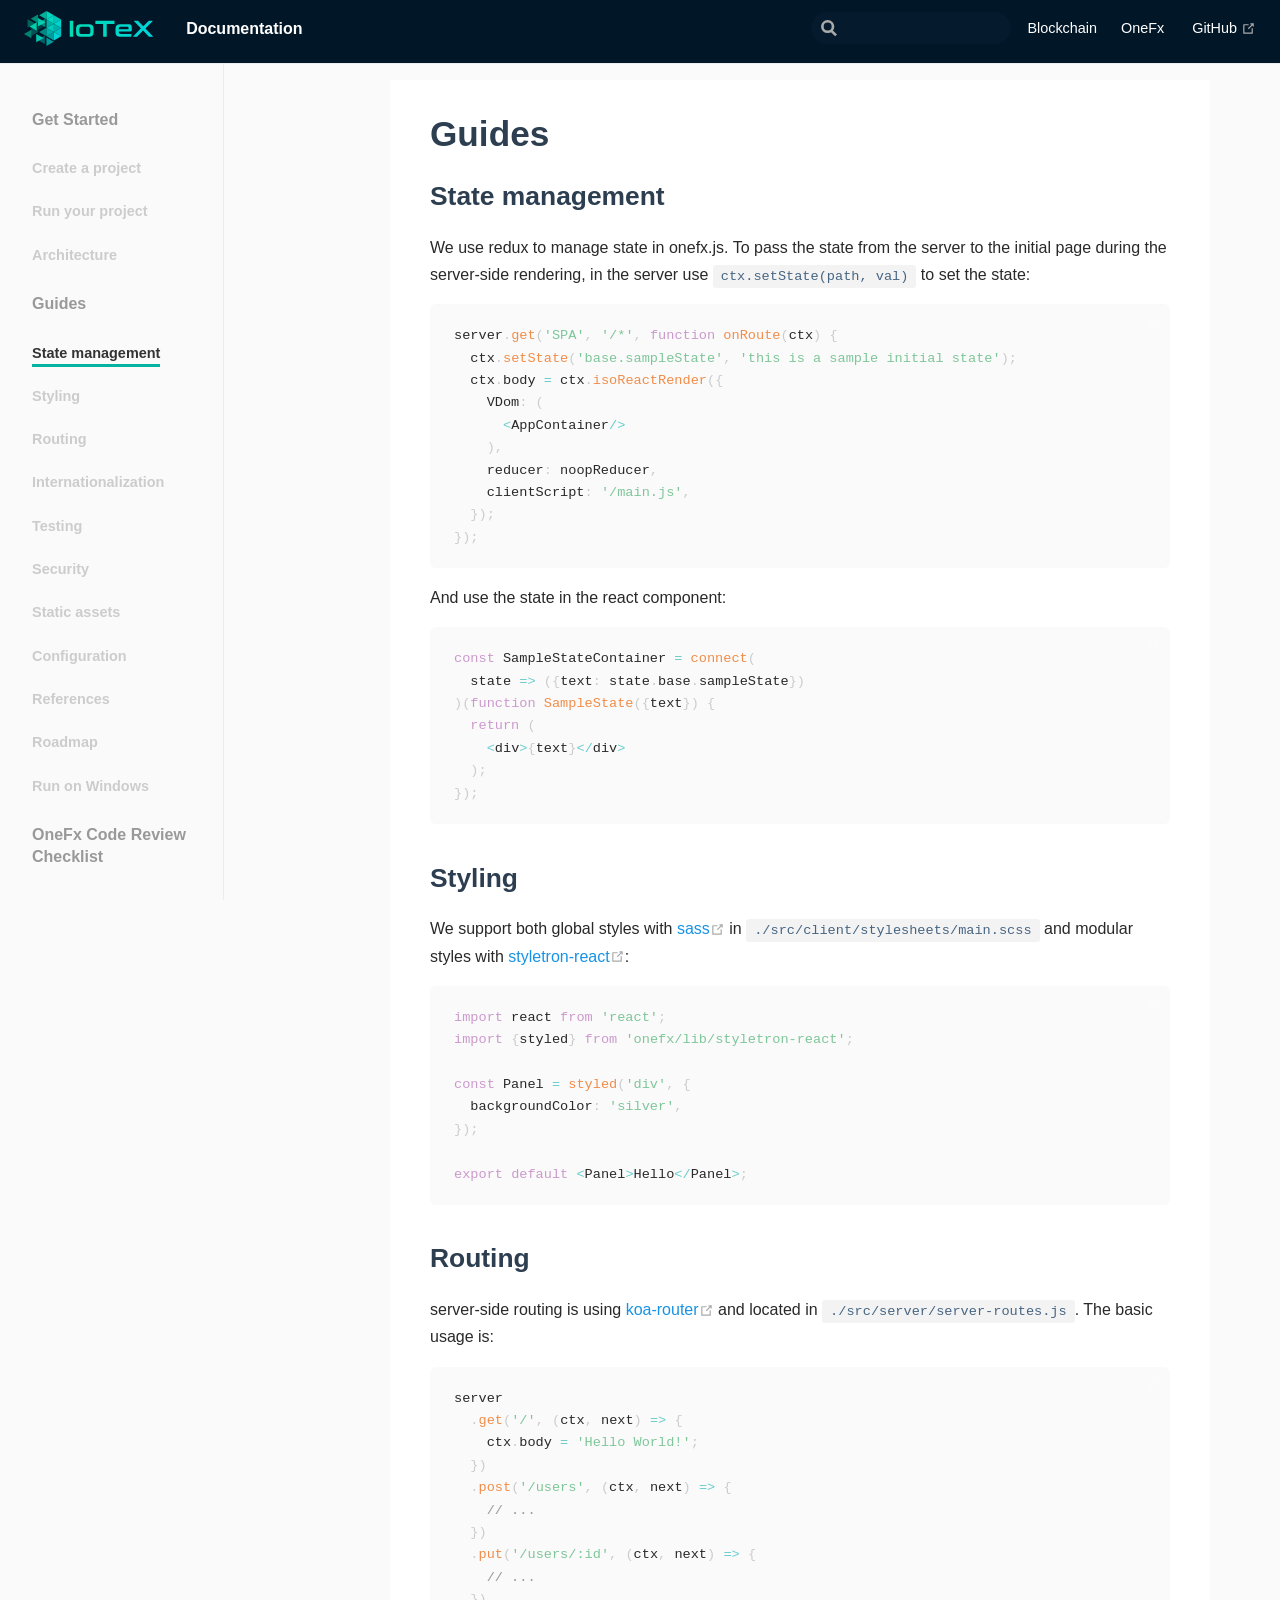
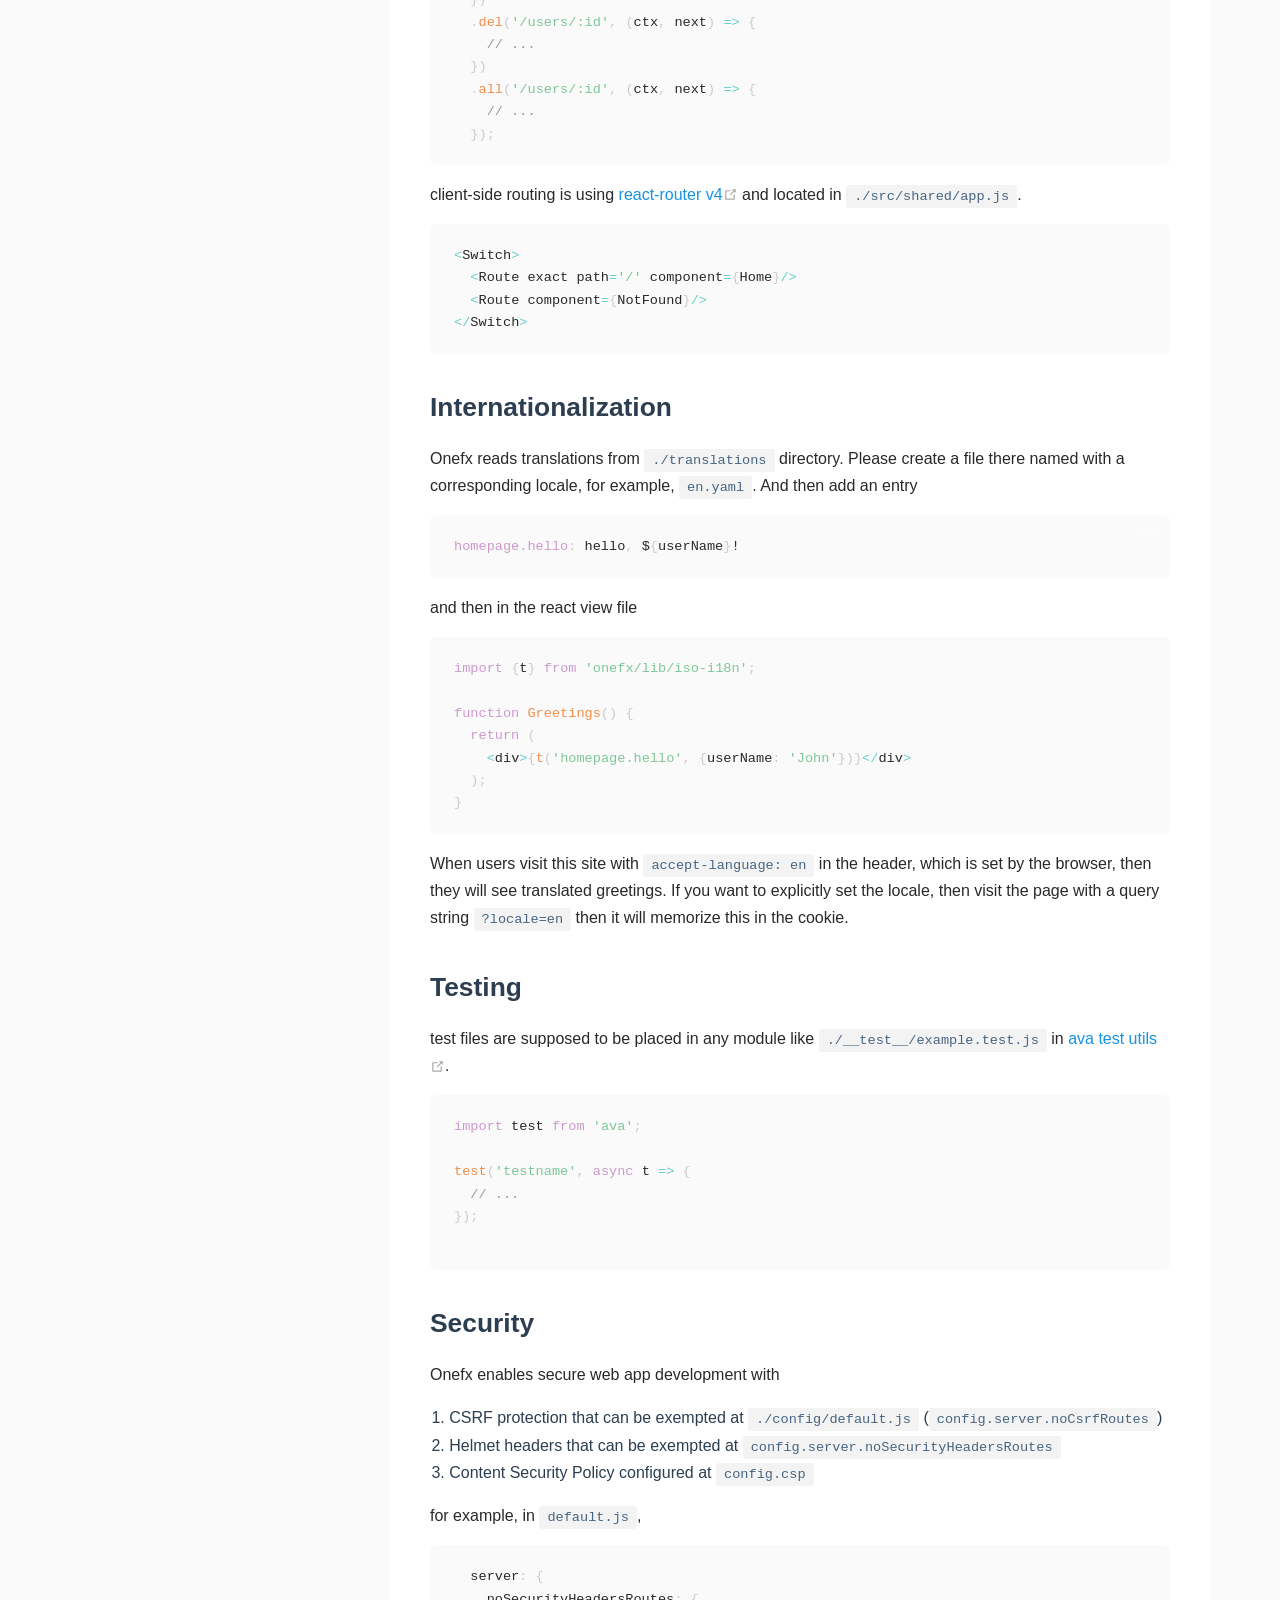
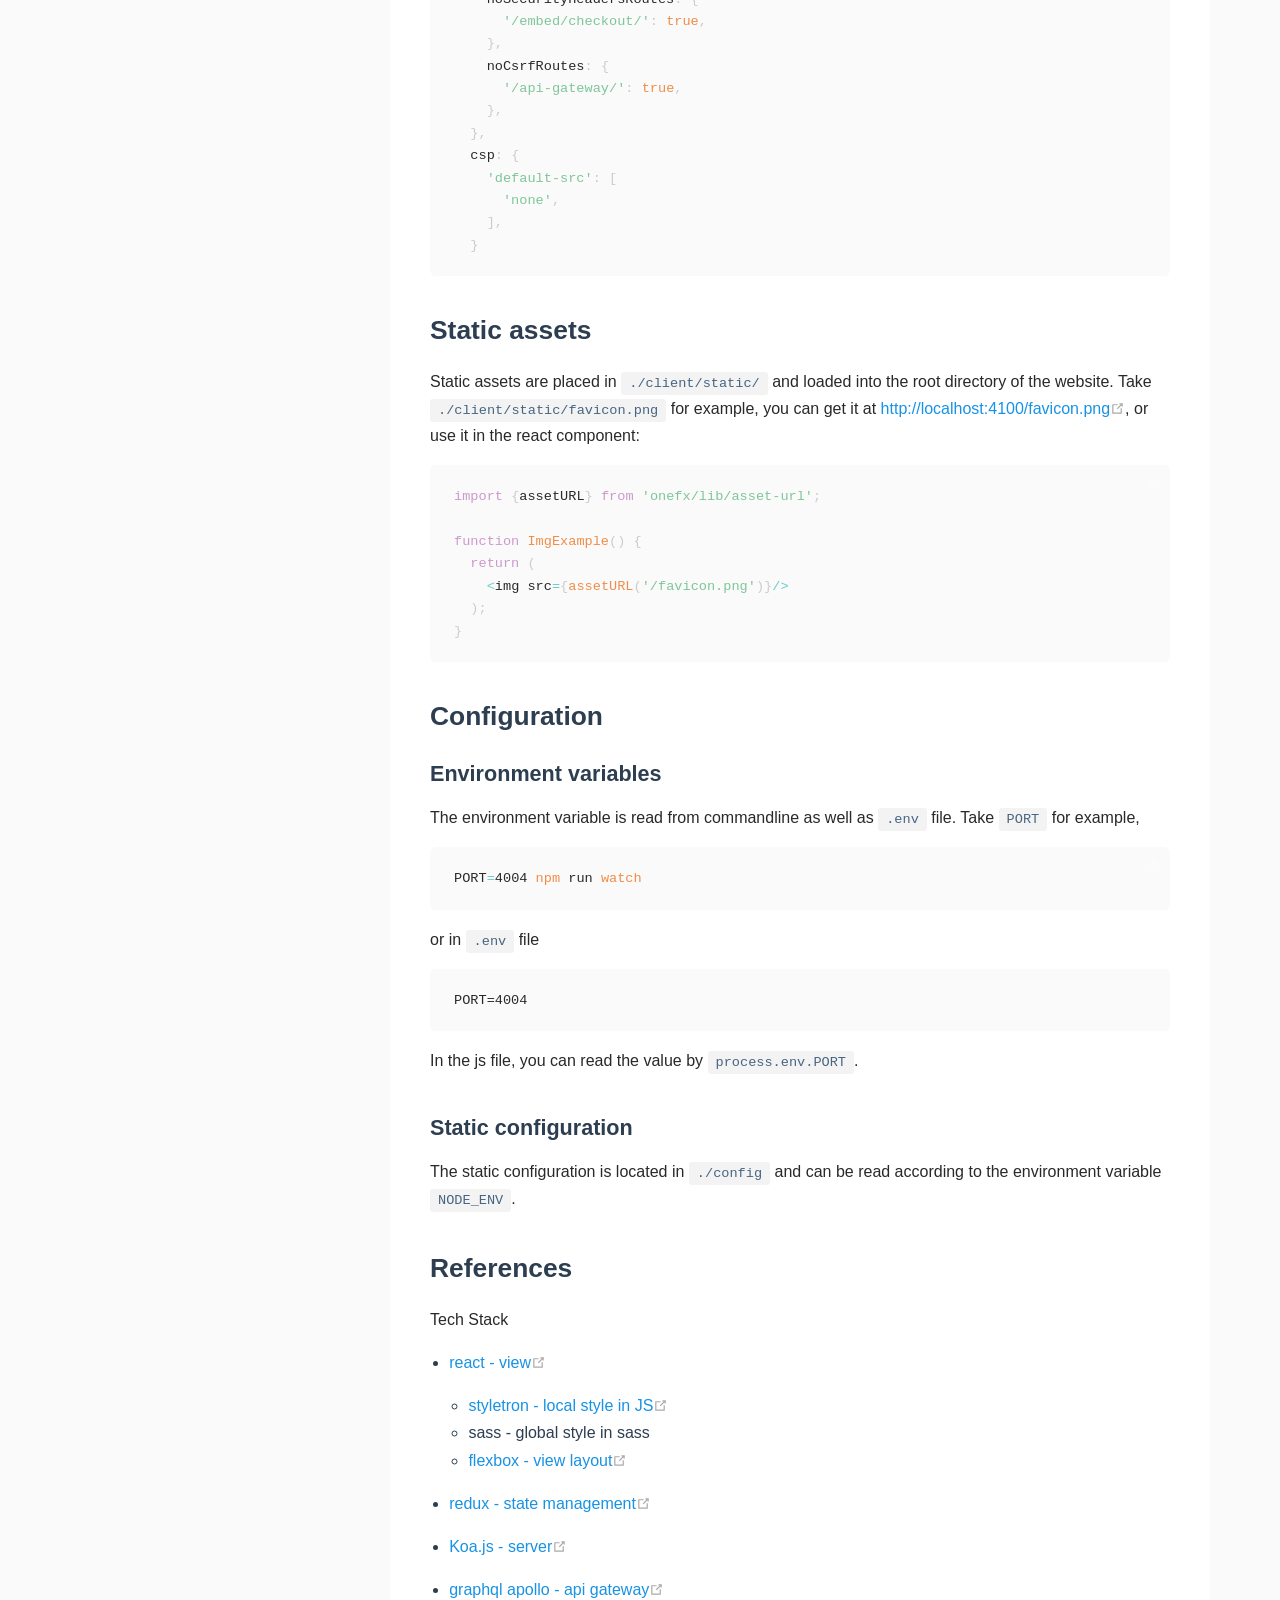
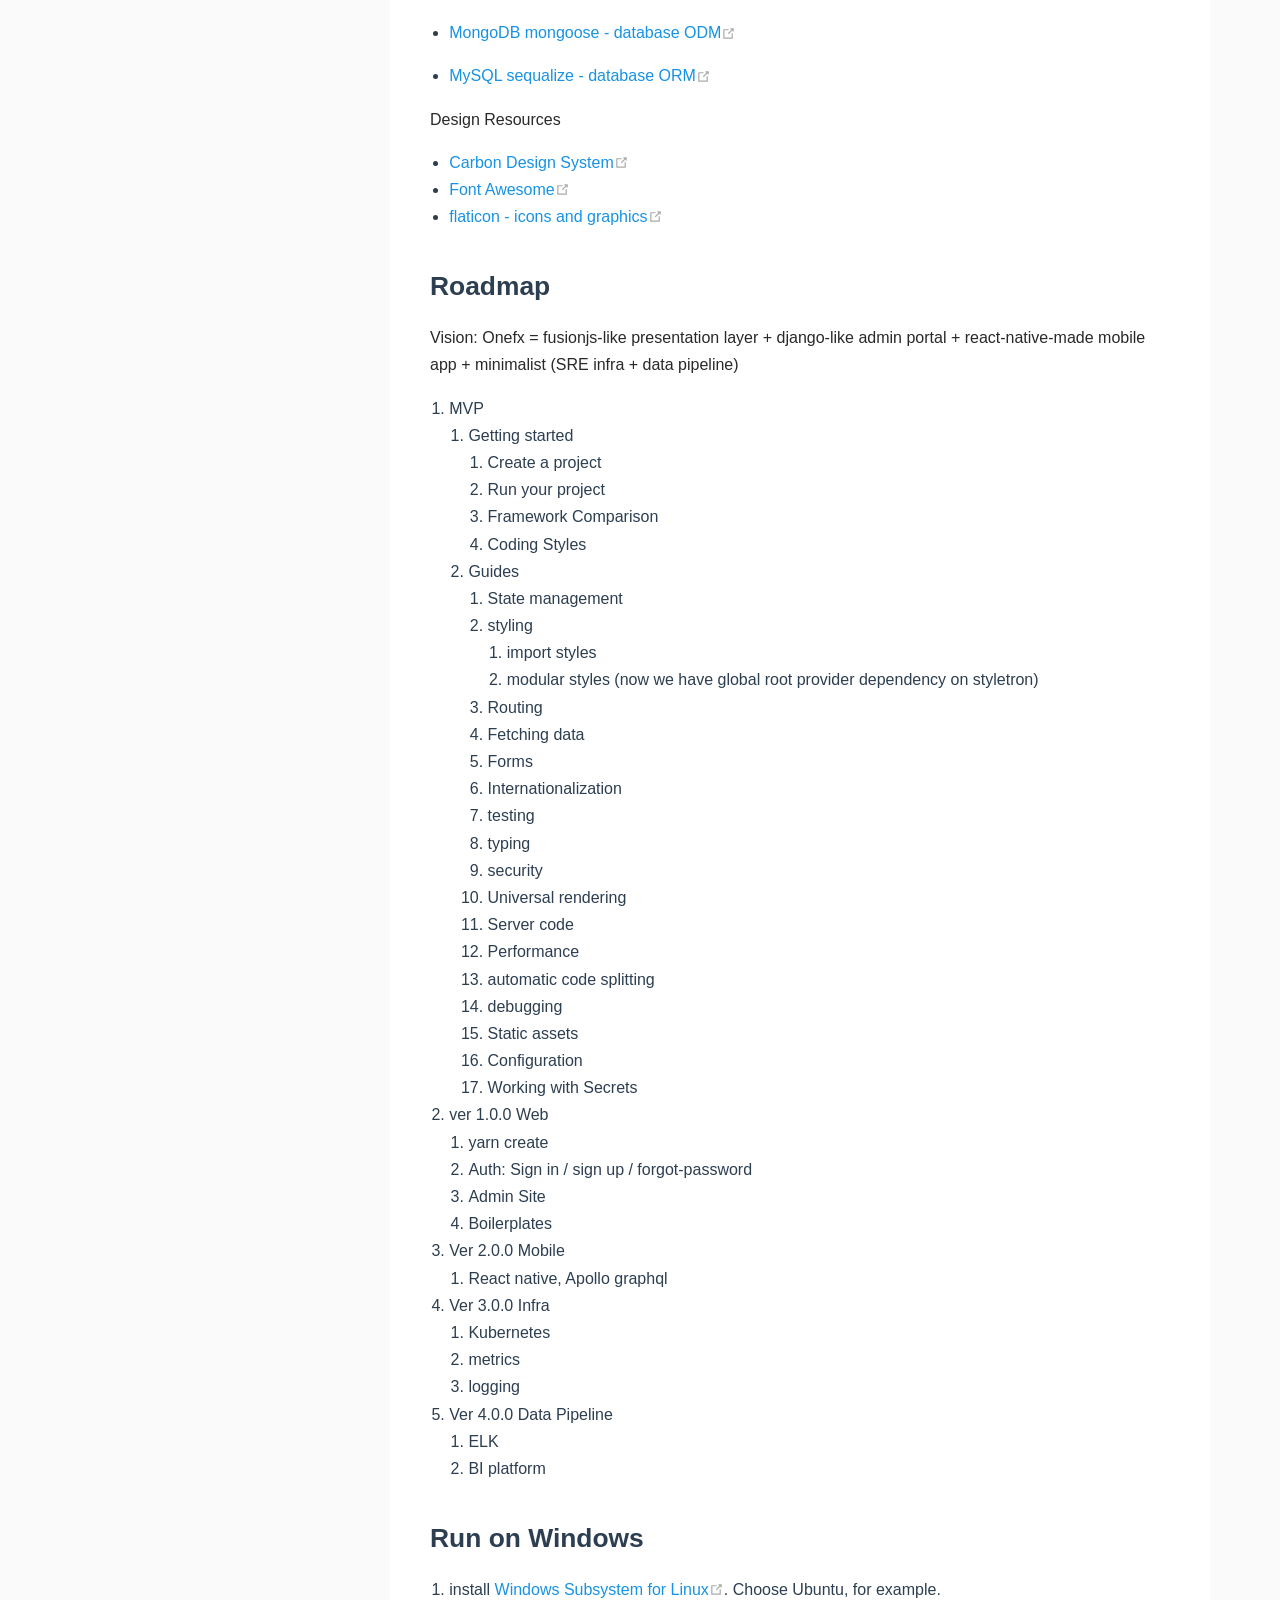
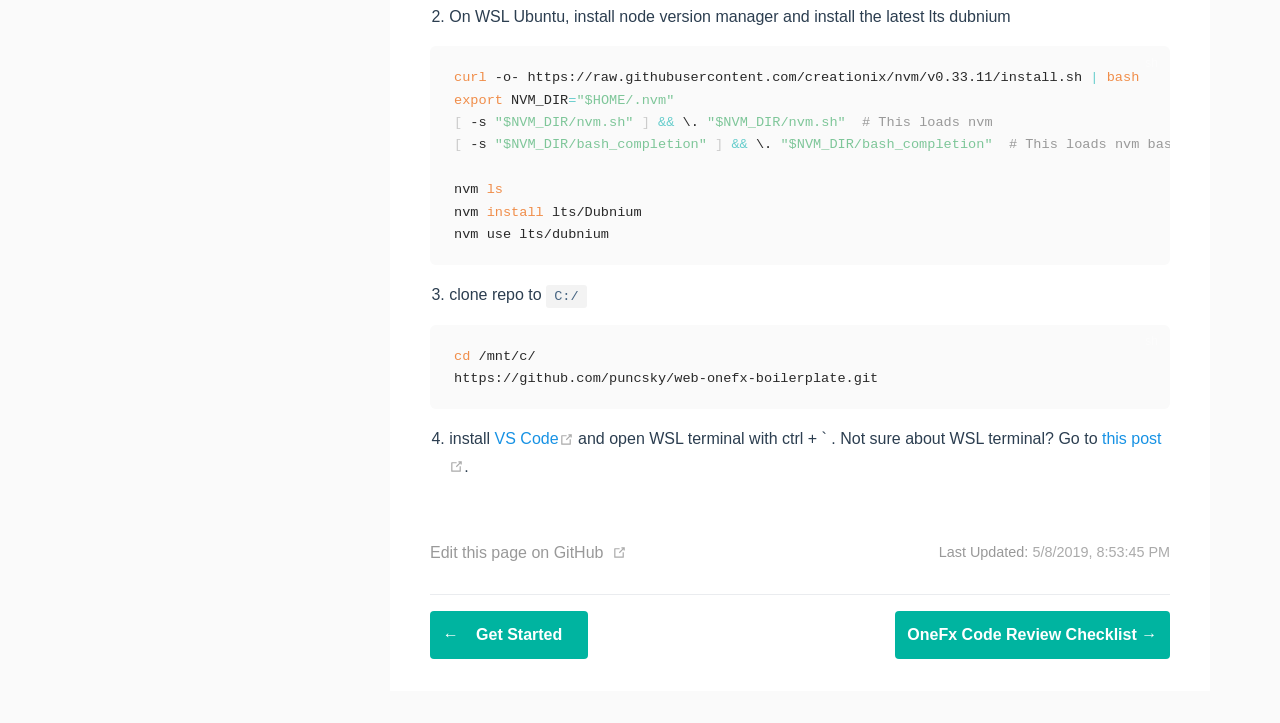
<file: onefx/guides.html>
<!DOCTYPE html>
<html lang="en-US">
  <head>
    <meta charset="utf-8">
    <meta name="viewport" content="width=device-width,initial-scale=1">
    <title>Guides | Documentation</title>
    <meta name="description" content="by the community for the community">
    <link rel="icon" href="/logo.png">
  <link rel="manifest" href="/manifest.json">
  <meta name="theme-color" content="#3eaf7c">
  <meta name="apple-mobile-web-app-capable" content="yes">
  <meta name="apple-mobile-web-app-status-bar-style" content="black">
  <link rel="apple-touch-icon" href="/icons/apple-touch-icon-152x152.png">
  <link rel="mask-icon" href="/icons/safari-pinned-tab.svg" color="#3eaf7c">
  <meta name="msapplication-TileImage" content="/icons/msapplication-icon-144x144.png">
  <meta name="msapplication-TileColor" content="#000000">
    
    <link rel="preload" href="/assets/css/0.styles.51b6c885.css" as="style"><link rel="preload" href="/assets/js/app.16bc0f2c.js" as="script"><link rel="preload" href="/assets/js/2.3fbdcbfd.js" as="script"><link rel="preload" href="/assets/js/10.efa36e92.js" as="script"><link rel="prefetch" href="/assets/js/11.5f8757d2.js"><link rel="prefetch" href="/assets/js/3.47e2e978.js"><link rel="prefetch" href="/assets/js/4.b2ff0a60.js"><link rel="prefetch" href="/assets/js/5.f1f7f765.js"><link rel="prefetch" href="/assets/js/6.74fcb735.js"><link rel="prefetch" href="/assets/js/7.d24c2ef2.js"><link rel="prefetch" href="/assets/js/8.1c031f71.js"><link rel="prefetch" href="/assets/js/9.76c7c03e.js">
    <link rel="stylesheet" href="/assets/css/0.styles.51b6c885.css">
  </head>
  <body>
    <div id="app" data-server-rendered="true"><div class="theme-container"><header class="navbar"><div class="sidebar-button"><svg xmlns="http://www.w3.org/2000/svg" aria-hidden="true" role="img" viewBox="0 0 448 512" class="icon"><path fill="currentColor" d="M436 124H12c-6.627 0-12-5.373-12-12V80c0-6.627 5.373-12 12-12h424c6.627 0 12 5.373 12 12v32c0 6.627-5.373 12-12 12zm0 160H12c-6.627 0-12-5.373-12-12v-32c0-6.627 5.373-12 12-12h424c6.627 0 12 5.373 12 12v32c0 6.627-5.373 12-12 12zm0 160H12c-6.627 0-12-5.373-12-12v-32c0-6.627 5.373-12 12-12h424c6.627 0 12 5.373 12 12v32c0 6.627-5.373 12-12 12z"></path></svg></div> <a href="/" class="home-link router-link-active"><img src="/logo.svg" alt="Documentation" class="logo"> <span class="site-name can-hide">Documentation</span></a> <div class="links"><div class="search-box"><input aria-label="Search" autocomplete="off" spellcheck="false" value=""> <!----></div> <nav class="nav-links can-hide"><div class="nav-item"><a href="/" class="nav-link">Blockchain</a></div><div class="nav-item"><a href="/onefx/get-started.html" class="nav-link">OneFx</a></div> <a href="https://github.com/iotexproject/iotex-docs" target="_blank" rel="noopener noreferrer" class="repo-link">
    GitHub
    <svg xmlns="http://www.w3.org/2000/svg" aria-hidden="true" x="0px" y="0px" viewBox="0 0 100 100" width="15" height="15" class="icon outbound"><path fill="currentColor" d="M18.8,85.1h56l0,0c2.2,0,4-1.8,4-4v-32h-8v28h-48v-48h28v-8h-32l0,0c-2.2,0-4,1.8-4,4v56C14.8,83.3,16.6,85.1,18.8,85.1z"></path> <polygon fill="currentColor" points="45.7,48.7 51.3,54.3 77.2,28.5 77.2,37.2 85.2,37.2 85.2,14.9 62.8,14.9 62.8,22.9 71.5,22.9"></polygon></svg></a></nav></div></header> <div class="sidebar-mask"></div> <aside class="sidebar"><nav class="nav-links"><div class="nav-item"><a href="/" class="nav-link">Blockchain</a></div><div class="nav-item"><a href="/onefx/get-started.html" class="nav-link">OneFx</a></div> <a href="https://github.com/iotexproject/iotex-docs" target="_blank" rel="noopener noreferrer" class="repo-link">
    GitHub
    <svg xmlns="http://www.w3.org/2000/svg" aria-hidden="true" x="0px" y="0px" viewBox="0 0 100 100" width="15" height="15" class="icon outbound"><path fill="currentColor" d="M18.8,85.1h56l0,0c2.2,0,4-1.8,4-4v-32h-8v28h-48v-48h28v-8h-32l0,0c-2.2,0-4,1.8-4,4v56C14.8,83.3,16.6,85.1,18.8,85.1z"></path> <polygon fill="currentColor" points="45.7,48.7 51.3,54.3 77.2,28.5 77.2,37.2 85.2,37.2 85.2,14.9 62.8,14.9 62.8,22.9 71.5,22.9"></polygon></svg></a></nav>  <ul class="sidebar-links"><li><section class="sidebar-group depth-0"><p class="sidebar-heading open"><span></span> <!----></p> <ul class="sidebar-links sidebar-group-items"><li><a href="/onefx/get-started.html" class="sidebar-link">Get Started</a><ul class="sidebar-sub-headers"><li class="sidebar-sub-header"><a href="/onefx/get-started.html#create-a-project" class="sidebar-link">Create a project</a></li><li class="sidebar-sub-header"><a href="/onefx/get-started.html#run-your-project" class="sidebar-link">Run your project</a></li><li class="sidebar-sub-header"><a href="/onefx/get-started.html#architecture" class="sidebar-link">Architecture</a></li></ul></li><li><a href="/onefx/guides.html" class="active sidebar-link">Guides</a><ul class="sidebar-sub-headers"><li class="sidebar-sub-header"><a href="/onefx/guides.html#state-management" class="sidebar-link">State management</a></li><li class="sidebar-sub-header"><a href="/onefx/guides.html#styling" class="sidebar-link">Styling</a></li><li class="sidebar-sub-header"><a href="/onefx/guides.html#routing" class="sidebar-link">Routing</a></li><li class="sidebar-sub-header"><a href="/onefx/guides.html#internationalization" class="sidebar-link">Internationalization</a></li><li class="sidebar-sub-header"><a href="/onefx/guides.html#testing" class="sidebar-link">Testing</a></li><li class="sidebar-sub-header"><a href="/onefx/guides.html#security" class="sidebar-link">Security</a></li><li class="sidebar-sub-header"><a href="/onefx/guides.html#static-assets" class="sidebar-link">Static assets</a></li><li class="sidebar-sub-header"><a href="/onefx/guides.html#configuration" class="sidebar-link">Configuration</a></li><li class="sidebar-sub-header"><a href="/onefx/guides.html#references" class="sidebar-link">References</a></li><li class="sidebar-sub-header"><a href="/onefx/guides.html#roadmap" class="sidebar-link">Roadmap</a></li><li class="sidebar-sub-header"><a href="/onefx/guides.html#run-on-windows" class="sidebar-link">Run on Windows</a></li></ul></li><li><a href="/onefx/code-review-checklist.html" class="sidebar-link">OneFx Code Review Checklist</a><ul class="sidebar-sub-headers"><li class="sidebar-sub-header"><a href="/onefx/code-review-checklist.html#avoid-bad-practices" class="sidebar-link">Avoid Bad Practices</a></li><li class="sidebar-sub-header"><a href="/onefx/code-review-checklist.html#use-consistent-project-structure" class="sidebar-link">Use Consistent Project Structure</a></li><li class="sidebar-sub-header"><a href="/onefx/code-review-checklist.html#effective-refactoring" class="sidebar-link">Effective refactoring</a></li><li class="sidebar-sub-header"><a href="/onefx/code-review-checklist.html#avoid-bikeshedding" class="sidebar-link">Avoid Bikeshedding</a></li></ul></li></ul></section></li></ul> </aside> <main class="page"> <div class="content default"><h1 id="guides"><a href="#guides" aria-hidden="true" class="header-anchor">#</a> Guides</h1> <h2 id="state-management"><a href="#state-management" aria-hidden="true" class="header-anchor">#</a> State management</h2> <p>We use redux to manage state in onefx.js. To pass the state from the server to the initial page during the server-side rendering, in the server use <code>ctx.setState(path, val)</code> to set the state:</p> <div class="language-js extra-class"><pre class="language-js"><code>server<span class="token punctuation">.</span><span class="token function">get</span><span class="token punctuation">(</span><span class="token string">'SPA'</span><span class="token punctuation">,</span> <span class="token string">'/*'</span><span class="token punctuation">,</span> <span class="token keyword">function</span> <span class="token function">onRoute</span><span class="token punctuation">(</span><span class="token parameter">ctx</span><span class="token punctuation">)</span> <span class="token punctuation">{</span>
  ctx<span class="token punctuation">.</span><span class="token function">setState</span><span class="token punctuation">(</span><span class="token string">'base.sampleState'</span><span class="token punctuation">,</span> <span class="token string">'this is a sample initial state'</span><span class="token punctuation">)</span><span class="token punctuation">;</span>
  ctx<span class="token punctuation">.</span>body <span class="token operator">=</span> ctx<span class="token punctuation">.</span><span class="token function">isoReactRender</span><span class="token punctuation">(</span><span class="token punctuation">{</span>
    VDom<span class="token punctuation">:</span> <span class="token punctuation">(</span>
      <span class="token operator">&lt;</span>AppContainer<span class="token operator">/</span><span class="token operator">&gt;</span>
    <span class="token punctuation">)</span><span class="token punctuation">,</span>
    reducer<span class="token punctuation">:</span> noopReducer<span class="token punctuation">,</span>
    clientScript<span class="token punctuation">:</span> <span class="token string">'/main.js'</span><span class="token punctuation">,</span>
  <span class="token punctuation">}</span><span class="token punctuation">)</span><span class="token punctuation">;</span>
<span class="token punctuation">}</span><span class="token punctuation">)</span><span class="token punctuation">;</span>
</code></pre></div><p>And use the state in the react component:</p> <div class="language-js extra-class"><pre class="language-js"><code><span class="token keyword">const</span> SampleStateContainer <span class="token operator">=</span> <span class="token function">connect</span><span class="token punctuation">(</span>
  <span class="token parameter">state</span> <span class="token operator">=&gt;</span> <span class="token punctuation">(</span><span class="token punctuation">{</span>text<span class="token punctuation">:</span> state<span class="token punctuation">.</span>base<span class="token punctuation">.</span>sampleState<span class="token punctuation">}</span><span class="token punctuation">)</span>
<span class="token punctuation">)</span><span class="token punctuation">(</span><span class="token keyword">function</span> <span class="token function">SampleState</span><span class="token punctuation">(</span><span class="token parameter"><span class="token punctuation">{</span>text<span class="token punctuation">}</span></span><span class="token punctuation">)</span> <span class="token punctuation">{</span>
  <span class="token keyword">return</span> <span class="token punctuation">(</span>
    <span class="token operator">&lt;</span>div<span class="token operator">&gt;</span><span class="token punctuation">{</span>text<span class="token punctuation">}</span><span class="token operator">&lt;</span><span class="token operator">/</span>div<span class="token operator">&gt;</span>
  <span class="token punctuation">)</span><span class="token punctuation">;</span>
<span class="token punctuation">}</span><span class="token punctuation">)</span><span class="token punctuation">;</span>
</code></pre></div><h2 id="styling"><a href="#styling" aria-hidden="true" class="header-anchor">#</a> Styling</h2> <p>We support both global styles with <a href="https://sass-lang.com/guide" target="_blank" rel="noopener noreferrer">sass<svg xmlns="http://www.w3.org/2000/svg" aria-hidden="true" x="0px" y="0px" viewBox="0 0 100 100" width="15" height="15" class="icon outbound"><path fill="currentColor" d="M18.8,85.1h56l0,0c2.2,0,4-1.8,4-4v-32h-8v28h-48v-48h28v-8h-32l0,0c-2.2,0-4,1.8-4,4v56C14.8,83.3,16.6,85.1,18.8,85.1z"></path> <polygon fill="currentColor" points="45.7,48.7 51.3,54.3 77.2,28.5 77.2,37.2 85.2,37.2 85.2,14.9 62.8,14.9 62.8,22.9 71.5,22.9"></polygon></svg></a> in <code>./src/client/stylesheets/main.scss</code> and modular styles with <a href="https://github.com/styletron/styletron/blob/master/packages/styletron-react/README.md" target="_blank" rel="noopener noreferrer">styletron-react<svg xmlns="http://www.w3.org/2000/svg" aria-hidden="true" x="0px" y="0px" viewBox="0 0 100 100" width="15" height="15" class="icon outbound"><path fill="currentColor" d="M18.8,85.1h56l0,0c2.2,0,4-1.8,4-4v-32h-8v28h-48v-48h28v-8h-32l0,0c-2.2,0-4,1.8-4,4v56C14.8,83.3,16.6,85.1,18.8,85.1z"></path> <polygon fill="currentColor" points="45.7,48.7 51.3,54.3 77.2,28.5 77.2,37.2 85.2,37.2 85.2,14.9 62.8,14.9 62.8,22.9 71.5,22.9"></polygon></svg></a>:</p> <div class="language-js extra-class"><pre class="language-js"><code><span class="token keyword">import</span> react <span class="token keyword">from</span> <span class="token string">'react'</span><span class="token punctuation">;</span>
<span class="token keyword">import</span> <span class="token punctuation">{</span>styled<span class="token punctuation">}</span> <span class="token keyword">from</span> <span class="token string">'onefx/lib/styletron-react'</span><span class="token punctuation">;</span>

<span class="token keyword">const</span> Panel <span class="token operator">=</span> <span class="token function">styled</span><span class="token punctuation">(</span><span class="token string">'div'</span><span class="token punctuation">,</span> <span class="token punctuation">{</span>
  backgroundColor<span class="token punctuation">:</span> <span class="token string">'silver'</span><span class="token punctuation">,</span>
<span class="token punctuation">}</span><span class="token punctuation">)</span><span class="token punctuation">;</span>

<span class="token keyword">export</span> <span class="token keyword">default</span> <span class="token operator">&lt;</span>Panel<span class="token operator">&gt;</span>Hello<span class="token operator">&lt;</span><span class="token operator">/</span>Panel<span class="token operator">&gt;</span><span class="token punctuation">;</span>
</code></pre></div><h2 id="routing"><a href="#routing" aria-hidden="true" class="header-anchor">#</a> Routing</h2> <p>server-side routing is using <a href="https://github.com/alexmingoia/koa-router" target="_blank" rel="noopener noreferrer">koa-router<svg xmlns="http://www.w3.org/2000/svg" aria-hidden="true" x="0px" y="0px" viewBox="0 0 100 100" width="15" height="15" class="icon outbound"><path fill="currentColor" d="M18.8,85.1h56l0,0c2.2,0,4-1.8,4-4v-32h-8v28h-48v-48h28v-8h-32l0,0c-2.2,0-4,1.8-4,4v56C14.8,83.3,16.6,85.1,18.8,85.1z"></path> <polygon fill="currentColor" points="45.7,48.7 51.3,54.3 77.2,28.5 77.2,37.2 85.2,37.2 85.2,14.9 62.8,14.9 62.8,22.9 71.5,22.9"></polygon></svg></a> and located in <code>./src/server/server-routes.js</code>. The basic usage is:</p> <div class="language-js extra-class"><pre class="language-js"><code>server
  <span class="token punctuation">.</span><span class="token function">get</span><span class="token punctuation">(</span><span class="token string">'/'</span><span class="token punctuation">,</span> <span class="token punctuation">(</span><span class="token parameter">ctx<span class="token punctuation">,</span> next</span><span class="token punctuation">)</span> <span class="token operator">=&gt;</span> <span class="token punctuation">{</span>
    ctx<span class="token punctuation">.</span>body <span class="token operator">=</span> <span class="token string">'Hello World!'</span><span class="token punctuation">;</span>
  <span class="token punctuation">}</span><span class="token punctuation">)</span>
  <span class="token punctuation">.</span><span class="token function">post</span><span class="token punctuation">(</span><span class="token string">'/users'</span><span class="token punctuation">,</span> <span class="token punctuation">(</span><span class="token parameter">ctx<span class="token punctuation">,</span> next</span><span class="token punctuation">)</span> <span class="token operator">=&gt;</span> <span class="token punctuation">{</span>
    <span class="token comment">// ...</span>
  <span class="token punctuation">}</span><span class="token punctuation">)</span>
  <span class="token punctuation">.</span><span class="token function">put</span><span class="token punctuation">(</span><span class="token string">'/users/:id'</span><span class="token punctuation">,</span> <span class="token punctuation">(</span><span class="token parameter">ctx<span class="token punctuation">,</span> next</span><span class="token punctuation">)</span> <span class="token operator">=&gt;</span> <span class="token punctuation">{</span>
    <span class="token comment">// ...</span>
  <span class="token punctuation">}</span><span class="token punctuation">)</span>
  <span class="token punctuation">.</span><span class="token function">del</span><span class="token punctuation">(</span><span class="token string">'/users/:id'</span><span class="token punctuation">,</span> <span class="token punctuation">(</span><span class="token parameter">ctx<span class="token punctuation">,</span> next</span><span class="token punctuation">)</span> <span class="token operator">=&gt;</span> <span class="token punctuation">{</span>
    <span class="token comment">// ...</span>
  <span class="token punctuation">}</span><span class="token punctuation">)</span>
  <span class="token punctuation">.</span><span class="token function">all</span><span class="token punctuation">(</span><span class="token string">'/users/:id'</span><span class="token punctuation">,</span> <span class="token punctuation">(</span><span class="token parameter">ctx<span class="token punctuation">,</span> next</span><span class="token punctuation">)</span> <span class="token operator">=&gt;</span> <span class="token punctuation">{</span>
    <span class="token comment">// ...</span>
  <span class="token punctuation">}</span><span class="token punctuation">)</span><span class="token punctuation">;</span>
</code></pre></div><p>client-side routing is using <a href="https://reacttraining.com/react-router/web/guides/quick-start" target="_blank" rel="noopener noreferrer">react-router v4<svg xmlns="http://www.w3.org/2000/svg" aria-hidden="true" x="0px" y="0px" viewBox="0 0 100 100" width="15" height="15" class="icon outbound"><path fill="currentColor" d="M18.8,85.1h56l0,0c2.2,0,4-1.8,4-4v-32h-8v28h-48v-48h28v-8h-32l0,0c-2.2,0-4,1.8-4,4v56C14.8,83.3,16.6,85.1,18.8,85.1z"></path> <polygon fill="currentColor" points="45.7,48.7 51.3,54.3 77.2,28.5 77.2,37.2 85.2,37.2 85.2,14.9 62.8,14.9 62.8,22.9 71.5,22.9"></polygon></svg></a> and located in <code>./src/shared/app.js</code>.</p> <div class="language-js extra-class"><pre class="language-js"><code><span class="token operator">&lt;</span>Switch<span class="token operator">&gt;</span>
  <span class="token operator">&lt;</span>Route exact path<span class="token operator">=</span><span class="token string">'/'</span> component<span class="token operator">=</span><span class="token punctuation">{</span>Home<span class="token punctuation">}</span><span class="token operator">/</span><span class="token operator">&gt;</span>
  <span class="token operator">&lt;</span>Route component<span class="token operator">=</span><span class="token punctuation">{</span>NotFound<span class="token punctuation">}</span><span class="token operator">/</span><span class="token operator">&gt;</span>
<span class="token operator">&lt;</span><span class="token operator">/</span>Switch<span class="token operator">&gt;</span>
</code></pre></div><h2 id="internationalization"><a href="#internationalization" aria-hidden="true" class="header-anchor">#</a> Internationalization</h2> <p>Onefx reads translations from <code>./translations</code> directory. Please create a file there named with a corresponding locale, for example, <code>en.yaml</code>. And then add an entry</p> <div class="language-yaml extra-class"><pre class="language-yaml"><code><span class="token key atrule">homepage.hello</span><span class="token punctuation">:</span> hello<span class="token punctuation">,</span> $<span class="token punctuation">{</span>userName<span class="token punctuation">}</span>!
</code></pre></div><p>and then in the react view file</p> <div class="language-js extra-class"><pre class="language-js"><code><span class="token keyword">import</span> <span class="token punctuation">{</span>t<span class="token punctuation">}</span> <span class="token keyword">from</span> <span class="token string">'onefx/lib/iso-i18n'</span><span class="token punctuation">;</span>

<span class="token keyword">function</span> <span class="token function">Greetings</span><span class="token punctuation">(</span><span class="token punctuation">)</span> <span class="token punctuation">{</span>
  <span class="token keyword">return</span> <span class="token punctuation">(</span>
    <span class="token operator">&lt;</span>div<span class="token operator">&gt;</span><span class="token punctuation">{</span><span class="token function">t</span><span class="token punctuation">(</span><span class="token string">'homepage.hello'</span><span class="token punctuation">,</span> <span class="token punctuation">{</span>userName<span class="token punctuation">:</span> <span class="token string">'John'</span><span class="token punctuation">}</span><span class="token punctuation">)</span><span class="token punctuation">}</span><span class="token operator">&lt;</span><span class="token operator">/</span>div<span class="token operator">&gt;</span>
  <span class="token punctuation">)</span><span class="token punctuation">;</span>
<span class="token punctuation">}</span>
</code></pre></div><p>When users visit this site with <code>accept-language: en</code> in the header, which is set by the browser, then they will see translated greetings. If you want to explicitly set the locale, then visit the page with a query string <code>?locale=en</code> then it will memorize this in the cookie.</p> <h2 id="testing"><a href="#testing" aria-hidden="true" class="header-anchor">#</a> Testing</h2> <p>test files are supposed to be placed in any module like <code>./__test__/example.test.js</code> in <a href="https://github.com/avajs/ava/tree/master/docs" target="_blank" rel="noopener noreferrer">ava test utils<svg xmlns="http://www.w3.org/2000/svg" aria-hidden="true" x="0px" y="0px" viewBox="0 0 100 100" width="15" height="15" class="icon outbound"><path fill="currentColor" d="M18.8,85.1h56l0,0c2.2,0,4-1.8,4-4v-32h-8v28h-48v-48h28v-8h-32l0,0c-2.2,0-4,1.8-4,4v56C14.8,83.3,16.6,85.1,18.8,85.1z"></path> <polygon fill="currentColor" points="45.7,48.7 51.3,54.3 77.2,28.5 77.2,37.2 85.2,37.2 85.2,14.9 62.8,14.9 62.8,22.9 71.5,22.9"></polygon></svg></a>.</p> <div class="language-js extra-class"><pre class="language-js"><code><span class="token keyword">import</span> test <span class="token keyword">from</span> <span class="token string">'ava'</span><span class="token punctuation">;</span>

<span class="token function">test</span><span class="token punctuation">(</span><span class="token string">'testname'</span><span class="token punctuation">,</span> <span class="token keyword">async</span> <span class="token parameter">t</span> <span class="token operator">=&gt;</span> <span class="token punctuation">{</span>
  <span class="token comment">// ...</span>
<span class="token punctuation">}</span><span class="token punctuation">)</span><span class="token punctuation">;</span>

</code></pre></div><h2 id="security"><a href="#security" aria-hidden="true" class="header-anchor">#</a> Security</h2> <p>Onefx enables secure web app development with</p> <ol><li>CSRF protection that can be exempted at <code>./config/default.js</code> (<code>config.server.noCsrfRoutes</code>)</li> <li>Helmet headers that can be exempted at <code>config.server.noSecurityHeadersRoutes</code></li> <li>Content Security Policy configured at <code>config.csp</code></li></ol> <p>for example, in <code>default.js</code>,</p> <div class="language-js extra-class"><pre class="language-js"><code>  server<span class="token punctuation">:</span> <span class="token punctuation">{</span>
    noSecurityHeadersRoutes<span class="token punctuation">:</span> <span class="token punctuation">{</span>
      <span class="token string">'/embed/checkout/'</span><span class="token punctuation">:</span> <span class="token boolean">true</span><span class="token punctuation">,</span>
    <span class="token punctuation">}</span><span class="token punctuation">,</span>
    noCsrfRoutes<span class="token punctuation">:</span> <span class="token punctuation">{</span>
      <span class="token string">'/api-gateway/'</span><span class="token punctuation">:</span> <span class="token boolean">true</span><span class="token punctuation">,</span>
    <span class="token punctuation">}</span><span class="token punctuation">,</span>
  <span class="token punctuation">}</span><span class="token punctuation">,</span>
  csp<span class="token punctuation">:</span> <span class="token punctuation">{</span>
    <span class="token string">'default-src'</span><span class="token punctuation">:</span> <span class="token punctuation">[</span>
      <span class="token string">'none'</span><span class="token punctuation">,</span>
    <span class="token punctuation">]</span><span class="token punctuation">,</span>
  <span class="token punctuation">}</span>
</code></pre></div><h2 id="static-assets"><a href="#static-assets" aria-hidden="true" class="header-anchor">#</a> Static assets</h2> <p>Static assets are placed in <code>./client/static/</code> and loaded into the root directory of the website. Take <code>./client/static/favicon.png</code> for example, you can get it at <a href="http://localhost:4100/favicon.png" target="_blank" rel="noopener noreferrer">http://localhost:4100/favicon.png<svg xmlns="http://www.w3.org/2000/svg" aria-hidden="true" x="0px" y="0px" viewBox="0 0 100 100" width="15" height="15" class="icon outbound"><path fill="currentColor" d="M18.8,85.1h56l0,0c2.2,0,4-1.8,4-4v-32h-8v28h-48v-48h28v-8h-32l0,0c-2.2,0-4,1.8-4,4v56C14.8,83.3,16.6,85.1,18.8,85.1z"></path> <polygon fill="currentColor" points="45.7,48.7 51.3,54.3 77.2,28.5 77.2,37.2 85.2,37.2 85.2,14.9 62.8,14.9 62.8,22.9 71.5,22.9"></polygon></svg></a>, or use it in the react component:</p> <div class="language-js extra-class"><pre class="language-js"><code><span class="token keyword">import</span> <span class="token punctuation">{</span>assetURL<span class="token punctuation">}</span> <span class="token keyword">from</span> <span class="token string">'onefx/lib/asset-url'</span><span class="token punctuation">;</span>

<span class="token keyword">function</span> <span class="token function">ImgExample</span><span class="token punctuation">(</span><span class="token punctuation">)</span> <span class="token punctuation">{</span>
  <span class="token keyword">return</span> <span class="token punctuation">(</span>
    <span class="token operator">&lt;</span>img src<span class="token operator">=</span><span class="token punctuation">{</span><span class="token function">assetURL</span><span class="token punctuation">(</span><span class="token string">'/favicon.png'</span><span class="token punctuation">)</span><span class="token punctuation">}</span><span class="token operator">/</span><span class="token operator">&gt;</span>
  <span class="token punctuation">)</span><span class="token punctuation">;</span>
<span class="token punctuation">}</span>
</code></pre></div><h2 id="configuration"><a href="#configuration" aria-hidden="true" class="header-anchor">#</a> Configuration</h2> <h3 id="environment-variables"><a href="#environment-variables" aria-hidden="true" class="header-anchor">#</a> Environment variables</h3> <p>The environment variable is read from commandline as well as <code>.env</code> file. Take <code>PORT</code> for example,</p> <div class="language-bash extra-class"><pre class="language-bash"><code>PORT<span class="token operator">=</span>4004 <span class="token function">npm</span> run <span class="token function">watch</span>
</code></pre></div><p>or in <code>.env</code> file</p> <div class="language-env extra-class"><pre class="language-text"><code>PORT=4004
</code></pre></div><p>In the js file, you can read the value by <code>process.env.PORT</code>.</p> <h3 id="static-configuration"><a href="#static-configuration" aria-hidden="true" class="header-anchor">#</a> Static configuration</h3> <p>The static configuration is located in <code>./config</code> and can be read according to the environment variable <code>NODE_ENV</code>.</p> <h2 id="references"><a href="#references" aria-hidden="true" class="header-anchor">#</a> References</h2> <p>Tech Stack</p> <ul><li><p><a href="https://reactjs.org/" target="_blank" rel="noopener noreferrer">react - view<svg xmlns="http://www.w3.org/2000/svg" aria-hidden="true" x="0px" y="0px" viewBox="0 0 100 100" width="15" height="15" class="icon outbound"><path fill="currentColor" d="M18.8,85.1h56l0,0c2.2,0,4-1.8,4-4v-32h-8v28h-48v-48h28v-8h-32l0,0c-2.2,0-4,1.8-4,4v56C14.8,83.3,16.6,85.1,18.8,85.1z"></path> <polygon fill="currentColor" points="45.7,48.7 51.3,54.3 77.2,28.5 77.2,37.2 85.2,37.2 85.2,14.9 62.8,14.9 62.8,22.9 71.5,22.9"></polygon></svg></a></p> <ul><li><a href="https://github.com/rtsao/styletron" target="_blank" rel="noopener noreferrer">styletron - local style in JS<svg xmlns="http://www.w3.org/2000/svg" aria-hidden="true" x="0px" y="0px" viewBox="0 0 100 100" width="15" height="15" class="icon outbound"><path fill="currentColor" d="M18.8,85.1h56l0,0c2.2,0,4-1.8,4-4v-32h-8v28h-48v-48h28v-8h-32l0,0c-2.2,0-4,1.8-4,4v56C14.8,83.3,16.6,85.1,18.8,85.1z"></path> <polygon fill="currentColor" points="45.7,48.7 51.3,54.3 77.2,28.5 77.2,37.2 85.2,37.2 85.2,14.9 62.8,14.9 62.8,22.9 71.5,22.9"></polygon></svg></a></li> <li>sass - global style in sass</li> <li><a href="https://css-tricks.com/snippets/css/a-guide-to-flexbox/" target="_blank" rel="noopener noreferrer">flexbox - view layout<svg xmlns="http://www.w3.org/2000/svg" aria-hidden="true" x="0px" y="0px" viewBox="0 0 100 100" width="15" height="15" class="icon outbound"><path fill="currentColor" d="M18.8,85.1h56l0,0c2.2,0,4-1.8,4-4v-32h-8v28h-48v-48h28v-8h-32l0,0c-2.2,0-4,1.8-4,4v56C14.8,83.3,16.6,85.1,18.8,85.1z"></path> <polygon fill="currentColor" points="45.7,48.7 51.3,54.3 77.2,28.5 77.2,37.2 85.2,37.2 85.2,14.9 62.8,14.9 62.8,22.9 71.5,22.9"></polygon></svg></a></li></ul></li> <li><p><a href="https://redux.js.org/" target="_blank" rel="noopener noreferrer">redux - state management<svg xmlns="http://www.w3.org/2000/svg" aria-hidden="true" x="0px" y="0px" viewBox="0 0 100 100" width="15" height="15" class="icon outbound"><path fill="currentColor" d="M18.8,85.1h56l0,0c2.2,0,4-1.8,4-4v-32h-8v28h-48v-48h28v-8h-32l0,0c-2.2,0-4,1.8-4,4v56C14.8,83.3,16.6,85.1,18.8,85.1z"></path> <polygon fill="currentColor" points="45.7,48.7 51.3,54.3 77.2,28.5 77.2,37.2 85.2,37.2 85.2,14.9 62.8,14.9 62.8,22.9 71.5,22.9"></polygon></svg></a></p></li> <li><p><a href="http://koajs.com/" target="_blank" rel="noopener noreferrer">Koa.js - server<svg xmlns="http://www.w3.org/2000/svg" aria-hidden="true" x="0px" y="0px" viewBox="0 0 100 100" width="15" height="15" class="icon outbound"><path fill="currentColor" d="M18.8,85.1h56l0,0c2.2,0,4-1.8,4-4v-32h-8v28h-48v-48h28v-8h-32l0,0c-2.2,0-4,1.8-4,4v56C14.8,83.3,16.6,85.1,18.8,85.1z"></path> <polygon fill="currentColor" points="45.7,48.7 51.3,54.3 77.2,28.5 77.2,37.2 85.2,37.2 85.2,14.9 62.8,14.9 62.8,22.9 71.5,22.9"></polygon></svg></a></p></li> <li><p><a href="https://www.apollographql.com/" target="_blank" rel="noopener noreferrer">graphql apollo - api gateway<svg xmlns="http://www.w3.org/2000/svg" aria-hidden="true" x="0px" y="0px" viewBox="0 0 100 100" width="15" height="15" class="icon outbound"><path fill="currentColor" d="M18.8,85.1h56l0,0c2.2,0,4-1.8,4-4v-32h-8v28h-48v-48h28v-8h-32l0,0c-2.2,0-4,1.8-4,4v56C14.8,83.3,16.6,85.1,18.8,85.1z"></path> <polygon fill="currentColor" points="45.7,48.7 51.3,54.3 77.2,28.5 77.2,37.2 85.2,37.2 85.2,14.9 62.8,14.9 62.8,22.9 71.5,22.9"></polygon></svg></a></p></li> <li><p><a href="https://mongoosejs.com/" target="_blank" rel="noopener noreferrer">MongoDB mongoose - database ODM<svg xmlns="http://www.w3.org/2000/svg" aria-hidden="true" x="0px" y="0px" viewBox="0 0 100 100" width="15" height="15" class="icon outbound"><path fill="currentColor" d="M18.8,85.1h56l0,0c2.2,0,4-1.8,4-4v-32h-8v28h-48v-48h28v-8h-32l0,0c-2.2,0-4,1.8-4,4v56C14.8,83.3,16.6,85.1,18.8,85.1z"></path> <polygon fill="currentColor" points="45.7,48.7 51.3,54.3 77.2,28.5 77.2,37.2 85.2,37.2 85.2,14.9 62.8,14.9 62.8,22.9 71.5,22.9"></polygon></svg></a></p></li> <li><p><a href="http://docs.sequelizejs.com/" target="_blank" rel="noopener noreferrer">MySQL sequalize - database ORM<svg xmlns="http://www.w3.org/2000/svg" aria-hidden="true" x="0px" y="0px" viewBox="0 0 100 100" width="15" height="15" class="icon outbound"><path fill="currentColor" d="M18.8,85.1h56l0,0c2.2,0,4-1.8,4-4v-32h-8v28h-48v-48h28v-8h-32l0,0c-2.2,0-4,1.8-4,4v56C14.8,83.3,16.6,85.1,18.8,85.1z"></path> <polygon fill="currentColor" points="45.7,48.7 51.3,54.3 77.2,28.5 77.2,37.2 85.2,37.2 85.2,14.9 62.8,14.9 62.8,22.9 71.5,22.9"></polygon></svg></a></p></li></ul> <p>Design Resources</p> <ul><li><a href="http://carbondesignsystem.com/" target="_blank" rel="noopener noreferrer">Carbon Design System<svg xmlns="http://www.w3.org/2000/svg" aria-hidden="true" x="0px" y="0px" viewBox="0 0 100 100" width="15" height="15" class="icon outbound"><path fill="currentColor" d="M18.8,85.1h56l0,0c2.2,0,4-1.8,4-4v-32h-8v28h-48v-48h28v-8h-32l0,0c-2.2,0-4,1.8-4,4v56C14.8,83.3,16.6,85.1,18.8,85.1z"></path> <polygon fill="currentColor" points="45.7,48.7 51.3,54.3 77.2,28.5 77.2,37.2 85.2,37.2 85.2,14.9 62.8,14.9 62.8,22.9 71.5,22.9"></polygon></svg></a></li> <li><a href="http://fontawesome.io/" target="_blank" rel="noopener noreferrer">Font Awesome<svg xmlns="http://www.w3.org/2000/svg" aria-hidden="true" x="0px" y="0px" viewBox="0 0 100 100" width="15" height="15" class="icon outbound"><path fill="currentColor" d="M18.8,85.1h56l0,0c2.2,0,4-1.8,4-4v-32h-8v28h-48v-48h28v-8h-32l0,0c-2.2,0-4,1.8-4,4v56C14.8,83.3,16.6,85.1,18.8,85.1z"></path> <polygon fill="currentColor" points="45.7,48.7 51.3,54.3 77.2,28.5 77.2,37.2 85.2,37.2 85.2,14.9 62.8,14.9 62.8,22.9 71.5,22.9"></polygon></svg></a></li> <li><a href="https://www.flaticon.com/" target="_blank" rel="noopener noreferrer">flaticon - icons and graphics<svg xmlns="http://www.w3.org/2000/svg" aria-hidden="true" x="0px" y="0px" viewBox="0 0 100 100" width="15" height="15" class="icon outbound"><path fill="currentColor" d="M18.8,85.1h56l0,0c2.2,0,4-1.8,4-4v-32h-8v28h-48v-48h28v-8h-32l0,0c-2.2,0-4,1.8-4,4v56C14.8,83.3,16.6,85.1,18.8,85.1z"></path> <polygon fill="currentColor" points="45.7,48.7 51.3,54.3 77.2,28.5 77.2,37.2 85.2,37.2 85.2,14.9 62.8,14.9 62.8,22.9 71.5,22.9"></polygon></svg></a></li></ul> <h2 id="roadmap"><a href="#roadmap" aria-hidden="true" class="header-anchor">#</a> Roadmap</h2> <p>Vision: Onefx = fusionjs-like presentation layer + django-like admin portal + react-native-made mobile app + minimalist (SRE infra + data pipeline)</p> <ol><li>MVP
<ol><li>Getting started
<ol><li>Create a project</li> <li>Run your project</li> <li>Framework Comparison</li> <li>Coding Styles</li></ol></li> <li>Guides
<ol><li>State management</li> <li>styling
<ol><li>import styles</li> <li>modular styles (now we have global root provider dependency on styletron)</li></ol></li> <li>Routing</li> <li>Fetching data</li> <li>Forms</li> <li>Internationalization</li> <li>testing</li> <li>typing</li> <li>security</li> <li>Universal rendering</li> <li>Server code</li> <li>Performance</li> <li>automatic code splitting</li> <li>debugging</li> <li>Static assets</li> <li>Configuration</li> <li>Working with Secrets</li></ol></li></ol></li> <li>ver 1.0.0 Web
<ol><li>yarn create</li> <li>Auth: Sign in / sign up / forgot-password</li> <li>Admin Site</li> <li>Boilerplates</li></ol></li> <li>Ver 2.0.0 Mobile
<ol><li>React native, Apollo graphql</li></ol></li> <li>Ver 3.0.0 Infra
<ol><li>Kubernetes</li> <li>metrics</li> <li>logging</li></ol></li> <li>Ver 4.0.0 Data Pipeline
<ol><li>ELK</li> <li>BI platform</li></ol></li></ol> <h2 id="run-on-windows"><a href="#run-on-windows" aria-hidden="true" class="header-anchor">#</a> Run on Windows</h2> <ol><li>install <a href="https://docs.microsoft.com/en-us/windows/wsl/install-win10" target="_blank" rel="noopener noreferrer">Windows Subsystem for Linux<svg xmlns="http://www.w3.org/2000/svg" aria-hidden="true" x="0px" y="0px" viewBox="0 0 100 100" width="15" height="15" class="icon outbound"><path fill="currentColor" d="M18.8,85.1h56l0,0c2.2,0,4-1.8,4-4v-32h-8v28h-48v-48h28v-8h-32l0,0c-2.2,0-4,1.8-4,4v56C14.8,83.3,16.6,85.1,18.8,85.1z"></path> <polygon fill="currentColor" points="45.7,48.7 51.3,54.3 77.2,28.5 77.2,37.2 85.2,37.2 85.2,14.9 62.8,14.9 62.8,22.9 71.5,22.9"></polygon></svg></a>. Choose Ubuntu, for example.</li> <li>On WSL Ubuntu, install node version manager and install the latest lts dubnium</li></ol> <div class="language-bash extra-class"><pre class="language-bash"><code><span class="token function">curl</span> -o- https://raw.githubusercontent.com/creationix/nvm/v0.33.11/install.sh <span class="token operator">|</span> <span class="token function">bash</span>
<span class="token function">export</span> NVM_DIR<span class="token operator">=</span><span class="token string">&quot;<span class="token variable">$HOME</span>/.nvm&quot;</span>
<span class="token punctuation">[</span> -s <span class="token string">&quot;<span class="token variable">$NVM_DIR</span>/nvm.sh&quot;</span> <span class="token punctuation">]</span> <span class="token operator">&amp;&amp;</span> \. <span class="token string">&quot;<span class="token variable">$NVM_DIR</span>/nvm.sh&quot;</span>  <span class="token comment"># This loads nvm</span>
<span class="token punctuation">[</span> -s <span class="token string">&quot;<span class="token variable">$NVM_DIR</span>/bash_completion&quot;</span> <span class="token punctuation">]</span> <span class="token operator">&amp;&amp;</span> \. <span class="token string">&quot;<span class="token variable">$NVM_DIR</span>/bash_completion&quot;</span>  <span class="token comment"># This loads nvm bash_completion</span>

nvm <span class="token function">ls</span>
nvm <span class="token function">install</span> lts/Dubnium
nvm use lts/dubnium
</code></pre></div><ol start="3"><li>clone repo to <code>C:/</code></li></ol> <div class="language-bash extra-class"><pre class="language-bash"><code><span class="token function">cd</span> /mnt/c/
https://github.com/puncsky/web-onefx-boilerplate.git
</code></pre></div><ol start="4"><li>install <a href="https://code.visualstudio.com/" target="_blank" rel="noopener noreferrer">VS Code<svg xmlns="http://www.w3.org/2000/svg" aria-hidden="true" x="0px" y="0px" viewBox="0 0 100 100" width="15" height="15" class="icon outbound"><path fill="currentColor" d="M18.8,85.1h56l0,0c2.2,0,4-1.8,4-4v-32h-8v28h-48v-48h28v-8h-32l0,0c-2.2,0-4,1.8-4,4v56C14.8,83.3,16.6,85.1,18.8,85.1z"></path> <polygon fill="currentColor" points="45.7,48.7 51.3,54.3 77.2,28.5 77.2,37.2 85.2,37.2 85.2,14.9 62.8,14.9 62.8,22.9 71.5,22.9"></polygon></svg></a> and open WSL terminal with ctrl + ` . Not sure about WSL terminal? Go to <a href="https://blogs.msdn.microsoft.com/commandline/2017/10/27/running-node-js-on-wsl-from-visual-studio-code/" target="_blank" rel="noopener noreferrer">this post<svg xmlns="http://www.w3.org/2000/svg" aria-hidden="true" x="0px" y="0px" viewBox="0 0 100 100" width="15" height="15" class="icon outbound"><path fill="currentColor" d="M18.8,85.1h56l0,0c2.2,0,4-1.8,4-4v-32h-8v28h-48v-48h28v-8h-32l0,0c-2.2,0-4,1.8-4,4v56C14.8,83.3,16.6,85.1,18.8,85.1z"></path> <polygon fill="currentColor" points="45.7,48.7 51.3,54.3 77.2,28.5 77.2,37.2 85.2,37.2 85.2,14.9 62.8,14.9 62.8,22.9 71.5,22.9"></polygon></svg></a>.</li></ol></div> <footer class="page-edit"><div class="edit-link"><a href="https://github.com/iotexproject/iotex-docs/edit/master/onefx/guides.md" target="_blank" rel="noopener noreferrer">Edit this page on GitHub</a> <svg xmlns="http://www.w3.org/2000/svg" aria-hidden="true" x="0px" y="0px" viewBox="0 0 100 100" width="15" height="15" class="icon outbound"><path fill="currentColor" d="M18.8,85.1h56l0,0c2.2,0,4-1.8,4-4v-32h-8v28h-48v-48h28v-8h-32l0,0c-2.2,0-4,1.8-4,4v56C14.8,83.3,16.6,85.1,18.8,85.1z"></path> <polygon fill="currentColor" points="45.7,48.7 51.3,54.3 77.2,28.5 77.2,37.2 85.2,37.2 85.2,14.9 62.8,14.9 62.8,22.9 71.5,22.9"></polygon></svg></div> <div class="last-updated"><span class="prefix">Last Updated: </span> <span class="time">5/8/2019, 8:53:45 PM</span></div></footer> <div class="page-nav"><p class="inner"><span class="prev">
        ←
        <a href="/onefx/get-started.html" class="prev">
          Get Started
        </a></span> <span class="next"><a href="/onefx/code-review-checklist.html">
          OneFx Code Review Checklist
        </a>
        →
      </span></p></div> </main></div><div class="global-ui"></div></div>
    <script src="/assets/js/app.16bc0f2c.js" defer></script><script src="/assets/js/2.3fbdcbfd.js" defer></script><script src="/assets/js/10.efa36e92.js" defer></script>
  </body>
</html>
</file>
<file: assets/css/0.styles.51b6c885.css>
#nprogress{pointer-events:none}#nprogress .bar{background:#3eaf7c;position:fixed;z-index:1031;top:0;left:0;width:100%;height:2px}#nprogress .peg{display:block;position:absolute;right:0;width:100px;height:100%;-webkit-box-shadow:0 0 10px #3eaf7c,0 0 5px #3eaf7c;box-shadow:0 0 10px #3eaf7c,0 0 5px #3eaf7c;opacity:1;-webkit-transform:rotate(3deg) translateY(-4px);transform:rotate(3deg) translateY(-4px)}#nprogress .spinner{display:block;position:fixed;z-index:1031;top:15px;right:15px}#nprogress .spinner-icon{width:18px;height:18px;-webkit-box-sizing:border-box;box-sizing:border-box;border-color:#3eaf7c transparent transparent #3eaf7c;border-style:solid;border-width:2px;border-radius:50%;-webkit-animation:nprogress-spinner .4s linear infinite;animation:nprogress-spinner .4s linear infinite}.nprogress-custom-parent{overflow:hidden;position:relative}.nprogress-custom-parent #nprogress .bar,.nprogress-custom-parent #nprogress .spinner{position:absolute}@-webkit-keyframes nprogress-spinner{0%{-webkit-transform:rotate(0deg);transform:rotate(0deg)}to{-webkit-transform:rotate(1turn);transform:rotate(1turn)}}@keyframes nprogress-spinner{0%{-webkit-transform:rotate(0deg);transform:rotate(0deg)}to{-webkit-transform:rotate(1turn);transform:rotate(1turn)}}.icon.outbound{color:#aaa;display:inline-block;vertical-align:middle;position:relative;top:-1px}.home{padding:3.6rem 2rem 0;max-width:960px;margin:0 auto;display:block}.home .hero{text-align:center}.home .hero img{max-width:100%;max-height:280px;display:block;margin:3rem auto 1.5rem}.home .hero h1{font-size:3rem}.home .hero .action,.home .hero .description,.home .hero h1{margin:1.8rem auto}.home .hero .description{max-width:35rem;font-size:1.6rem;line-height:1.3;color:#6a8bad}.home .hero .action-button{display:inline-block;font-size:1.2rem;color:#fff;background-color:#3eaf7c;padding:.8rem 1.6rem;border-radius:4px;-webkit-transition:background-color .1s ease;transition:background-color .1s ease;-webkit-box-sizing:border-box;box-sizing:border-box;border-bottom:1px solid #389d70}.home .hero .action-button:hover{background-color:#4abf8a}.home .features{border-top:1px solid #eaecef;padding:1.2rem 0;margin-top:2.5rem;display:-webkit-box;display:-ms-flexbox;display:flex;-ms-flex-wrap:wrap;flex-wrap:wrap;-webkit-box-align:start;-ms-flex-align:start;align-items:flex-start;-ms-flex-line-pack:stretch;align-content:stretch;-webkit-box-pack:justify;-ms-flex-pack:justify;justify-content:space-between}.home .feature{-webkit-box-flex:1;-ms-flex-positive:1;flex-grow:1;-ms-flex-preferred-size:30%;flex-basis:30%;max-width:30%}.home .feature h2{font-size:1.4rem;font-weight:500;border-bottom:none;padding-bottom:0;color:#3a5169}.home .feature p{color:#4e6e8e}.home .footer{padding:2.5rem;border-top:1px solid #eaecef;text-align:center;color:#4e6e8e}@media (max-width:719px){.home .features{-webkit-box-orient:vertical;-webkit-box-direction:normal;-ms-flex-direction:column;flex-direction:column}.home .feature{max-width:100%;padding:0 2.5rem}}@media (max-width:419px){.home{padding-left:1.5rem;padding-right:1.5rem}.home .hero img{max-height:210px;margin:2rem auto 1.2rem}.home .hero h1{font-size:2rem}.home .hero .action,.home .hero .description,.home .hero h1{margin:1.2rem auto}.home .hero .description{font-size:1.2rem}.home .hero .action-button{font-size:1rem;padding:.6rem 1.2rem}.home .feature h2{font-size:1.25rem}}.search-box{display:inline-block;position:relative;margin-right:1rem}.search-box input{cursor:text;width:10rem;height:2rem;color:#4e6e8e;display:inline-block;border:1px solid #cfd4db;border-radius:2rem;font-size:.9rem;line-height:2rem;padding:0 .5rem 0 2rem;outline:none;-webkit-transition:all .2s ease;transition:all .2s ease;background:#fff url(/assets/img/search.83621669.svg) .6rem .5rem no-repeat;background-size:1rem}.search-box input:focus{cursor:auto;border-color:#3eaf7c}.search-box .suggestions{background:#fff;width:20rem;position:absolute;top:1.5rem;border:1px solid #cfd4db;border-radius:6px;padding:.4rem;list-style-type:none}.search-box .suggestions.align-right{right:0}.search-box .suggestion{line-height:1.4;padding:.4rem .6rem;border-radius:4px;cursor:pointer}.search-box .suggestion a{white-space:normal;color:#5d82a6}.search-box .suggestion a .page-title{font-weight:600}.search-box .suggestion a .header{font-size:.9em;margin-left:.25em}.search-box .suggestion.focused{background-color:#f3f4f5}.search-box .suggestion.focused a{color:#3eaf7c}@media (max-width:959px){.search-box input{cursor:pointer;width:0;border-color:transparent;position:relative}.search-box input:focus{cursor:text;left:0;width:10rem}}@media (-ms-high-contrast:none){.search-box input{height:2rem}}@media (max-width:959px) and (min-width:719px){.search-box .suggestions{left:0}}@media (max-width:719px){.search-box{margin-right:0}.search-box input{left:1rem}.search-box .suggestions{right:0}}@media (max-width:419px){.search-box .suggestions{width:calc(100vw - 4rem)}.search-box input:focus{width:8rem}}.sidebar-button{cursor:pointer;display:none;width:1.25rem;height:1.25rem;position:absolute;padding:.6rem;top:.6rem;left:1rem}.sidebar-button .icon{display:block;width:1.25rem;height:1.25rem}@media (max-width:719px){.sidebar-button{display:block}}.dropdown-enter,.dropdown-leave-to{height:0!important}.dropdown-wrapper{cursor:pointer}.dropdown-wrapper .dropdown-title{display:block}.dropdown-wrapper .dropdown-title:hover{border-color:transparent}.dropdown-wrapper .dropdown-title .arrow{vertical-align:middle;margin-top:-1px;margin-left:.4rem}.dropdown-wrapper .nav-dropdown .dropdown-item{color:inherit;line-height:1.7rem}.dropdown-wrapper .nav-dropdown .dropdown-item h4{margin:.45rem 0 0;border-top:1px solid #eee;padding:.45rem 1.5rem 0 1.25rem}.dropdown-wrapper .nav-dropdown .dropdown-item .dropdown-subitem-wrapper{padding:0;list-style:none}.dropdown-wrapper .nav-dropdown .dropdown-item .dropdown-subitem-wrapper .dropdown-subitem{font-size:.9em}.dropdown-wrapper .nav-dropdown .dropdown-item a{display:block;line-height:1.7rem;position:relative;border-bottom:none;font-weight:400;margin-bottom:0;padding:0 1.5rem 0 1.25rem}.dropdown-wrapper .nav-dropdown .dropdown-item a.router-link-active,.dropdown-wrapper .nav-dropdown .dropdown-item a:hover{color:#3eaf7c}.dropdown-wrapper .nav-dropdown .dropdown-item a.router-link-active:after{content:"";width:0;height:0;border-left:5px solid #3eaf7c;border-top:3px solid transparent;border-bottom:3px solid transparent;position:absolute;top:calc(50% - 2px);left:9px}.dropdown-wrapper .nav-dropdown .dropdown-item:first-child h4{margin-top:0;padding-top:0;border-top:0}@media (max-width:719px){.dropdown-wrapper.open .dropdown-title{margin-bottom:.5rem}.dropdown-wrapper .nav-dropdown{-webkit-transition:height .1s ease-out;transition:height .1s ease-out;overflow:hidden}.dropdown-wrapper .nav-dropdown .dropdown-item h4{border-top:0;margin-top:0;padding-top:0}.dropdown-wrapper .nav-dropdown .dropdown-item>a,.dropdown-wrapper .nav-dropdown .dropdown-item h4{font-size:15px;line-height:2rem}.dropdown-wrapper .nav-dropdown .dropdown-item .dropdown-subitem{font-size:14px;padding-left:1rem}}@media (min-width:719px){.dropdown-wrapper{height:1.8rem}.dropdown-wrapper:hover .nav-dropdown{display:block!important}.dropdown-wrapper .dropdown-title .arrow{border-left:4px solid transparent;border-right:4px solid transparent;border-top:6px solid #ccc;border-bottom:0}.dropdown-wrapper .nav-dropdown{display:none;height:auto!important;-webkit-box-sizing:border-box;box-sizing:border-box;max-height:calc(100vh - 2.7rem);overflow-y:auto;position:absolute;top:100%;right:0;background-color:#fff;padding:.6rem 0;border:1px solid;border-color:#ddd #ddd #ccc;text-align:left;border-radius:.25rem;white-space:nowrap;margin:0}}.nav-links{display:inline-block}.nav-links a{line-height:1.4rem;color:inherit}.nav-links a.router-link-active,.nav-links a:hover{color:#3eaf7c}.nav-links .nav-item{position:relative;display:inline-block;margin-left:1.5rem;line-height:2rem}.nav-links .nav-item:first-child{margin-left:0}.nav-links .repo-link{margin-left:1.5rem}@media (max-width:719px){.nav-links .nav-item,.nav-links .repo-link{margin-left:0}}@media (min-width:719px){.nav-links a.router-link-active,.nav-links a:hover{color:#2c3e50}.nav-item>a:not(.external).router-link-active,.nav-item>a:not(.external):hover{margin-bottom:-2px;border-bottom:2px solid #46bd87}}.navbar{padding:.7rem 1.5rem;line-height:2.2rem}.navbar a,.navbar img,.navbar span{display:inline-block}.navbar .logo{height:2.2rem;min-width:2.2rem;margin-right:.8rem;vertical-align:top}.navbar .site-name{font-size:1.3rem;font-weight:600;color:#2c3e50;position:relative}.navbar .links{padding-left:1.5rem;-webkit-box-sizing:border-box;box-sizing:border-box;background-color:#fff;white-space:nowrap;font-size:.9rem;position:absolute;right:1.5rem;top:.7rem;display:-webkit-box;display:-ms-flexbox;display:flex}.navbar .links .search-box{-webkit-box-flex:0;-ms-flex:0 0 auto;flex:0 0 auto;vertical-align:top}@media (max-width:719px){.navbar{padding-left:4rem}.navbar .can-hide{display:none}.navbar .links{padding-left:1.5rem}}.page-edit,.page-nav{max-width:740px;margin:0 auto;padding:2rem 2.5rem}@media (max-width:959px){.page-edit,.page-nav{padding:2rem}}@media (max-width:419px){.page-edit,.page-nav{padding:1.5rem}}.page{padding-bottom:2rem;display:block}.page-edit{padding-top:1rem;padding-bottom:1rem;overflow:auto}.page-edit .edit-link{display:inline-block}.page-edit .edit-link a{color:#4e6e8e;margin-right:.25rem}.page-edit .last-updated{float:right;font-size:.9em}.page-edit .last-updated .prefix{font-weight:500;color:#4e6e8e}.page-edit .last-updated .time{font-weight:400;color:#aaa}.page-nav{padding-top:1rem;padding-bottom:0}.page-nav .inner{min-height:2rem;margin-top:0;border-top:1px solid #eaecef;padding-top:1rem;overflow:auto}.page-nav .next{float:right}@media (max-width:719px){.page-edit .edit-link{margin-bottom:.5rem}.page-edit .last-updated{font-size:.8em;float:none;text-align:left}}.sidebar-group .sidebar-group{padding-left:.5em}.sidebar-group:not(.collapsable) .sidebar-heading:not(.clickable){cursor:auto;color:inherit}.sidebar-group.is-sub-group{padding-left:0}.sidebar-group.is-sub-group>.sidebar-heading{font-size:.95em;line-height:1.4;font-weight:400;padding-left:2rem}.sidebar-group.is-sub-group>.sidebar-heading:not(.clickable){opacity:.5}.sidebar-group.is-sub-group>.sidebar-group-items{padding-left:1rem}.sidebar-group.is-sub-group>.sidebar-group-items>li>.sidebar-link{font-size:.95em;border-left:none}.sidebar-group.depth-2>.sidebar-heading{border-left:none}.sidebar-heading{color:#2c3e50;-webkit-transition:color .15s ease;transition:color .15s ease;cursor:pointer;font-size:1.1em;font-weight:700;padding:.35rem 1.5rem .35rem 1.25rem;width:100%;-webkit-box-sizing:border-box;box-sizing:border-box;margin:0;border-left:.25rem solid transparent}.sidebar-heading.open,.sidebar-heading:hover{color:inherit}.sidebar-heading .arrow{position:relative;top:-.12em;left:.5em}.sidebar-heading.clickable.active{font-weight:600;color:#3eaf7c;border-left-color:#3eaf7c}.sidebar-heading.clickable:hover{color:#3eaf7c}.sidebar-group-items{-webkit-transition:height .1s ease-out;transition:height .1s ease-out;font-size:.95em;overflow:hidden}.sidebar .sidebar-sub-headers{padding-left:1rem;font-size:.95em}a.sidebar-link{font-size:1em;font-weight:400;display:inline-block;color:#2c3e50;border-left:.25rem solid transparent;padding:.35rem 1rem .35rem 1.25rem;line-height:1.4;width:100%;-webkit-box-sizing:border-box;box-sizing:border-box}a.sidebar-link:hover{color:#3eaf7c}a.sidebar-link.active{font-weight:600;color:#3eaf7c;border-left-color:#3eaf7c}.sidebar-group a.sidebar-link{padding-left:2rem}.sidebar-sub-headers a.sidebar-link{padding-top:.25rem;padding-bottom:.25rem;border-left:none}.sidebar-sub-headers a.sidebar-link.active{font-weight:500}.sidebar ul{padding:0;margin:0;list-style-type:none}.sidebar a{display:inline-block}.sidebar .nav-links{display:none;border-bottom:1px solid #eaecef;padding:.5rem 0 .75rem}.sidebar .nav-links a{font-weight:600}.sidebar .nav-links .nav-item,.sidebar .nav-links .repo-link{display:block;line-height:1.25rem;font-size:1.1em;padding:.5rem 0 .5rem 1.5rem}.sidebar>.sidebar-links{padding:1.5rem 0}.sidebar>.sidebar-links>li>a.sidebar-link{font-size:1.1em;line-height:1.7;font-weight:700}.sidebar>.sidebar-links>li:not(:first-child){margin-top:.75rem}@media (max-width:719px){.sidebar .nav-links{display:block}.sidebar .nav-links .dropdown-wrapper .nav-dropdown .dropdown-item a.router-link-active:after{top:calc(1rem - 2px)}.sidebar>.sidebar-links{padding:1rem 0}}code[class*=language-],pre[class*=language-]{color:#ccc;background:none;font-family:Consolas,Monaco,Andale Mono,Ubuntu Mono,monospace;font-size:1em;text-align:left;white-space:pre;word-spacing:normal;word-break:normal;word-wrap:normal;line-height:1.5;-moz-tab-size:4;-o-tab-size:4;tab-size:4;-webkit-hyphens:none;-ms-hyphens:none;hyphens:none}pre[class*=language-]{padding:1em;margin:.5em 0;overflow:auto}:not(pre)>code[class*=language-],pre[class*=language-]{background:#2d2d2d}:not(pre)>code[class*=language-]{padding:.1em;border-radius:.3em;white-space:normal}.token.block-comment,.token.cdata,.token.comment,.token.doctype,.token.prolog{color:#999}.token.punctuation{color:#ccc}.token.attr-name,.token.deleted,.token.namespace,.token.tag{color:#e2777a}.token.function-name{color:#6196cc}.token.boolean,.token.function,.token.number{color:#f08d49}.token.class-name,.token.constant,.token.property,.token.symbol{color:#f8c555}.token.atrule,.token.builtin,.token.important,.token.keyword,.token.selector{color:#cc99cd}.token.attr-value,.token.char,.token.regex,.token.string,.token.variable{color:#7ec699}.token.entity,.token.operator,.token.url{color:#67cdcc}.token.bold,.token.important{font-weight:700}.token.italic{font-style:italic}.token.entity{cursor:help}.token.inserted{color:green}.content code{color:#476582;padding:.25rem .5rem;margin:0;font-size:.85em;background-color:rgba(27,31,35,.05);border-radius:3px}.content code .token.deleted{color:#ec5975}.content code .token.inserted{color:#3eaf7c}.content pre,.content pre[class*=language-]{line-height:1.4;padding:1.25rem 1.5rem;margin:.85rem 0;background-color:#282c34;border-radius:6px;overflow:auto}.content pre[class*=language-] code,.content pre code{color:#fff;padding:0;background-color:transparent;border-radius:0}div[class*=language-]{position:relative;background-color:#282c34;border-radius:6px}div[class*=language-] .highlight-lines{-webkit-user-select:none;-moz-user-select:none;-ms-user-select:none;user-select:none;padding-top:1.3rem;position:absolute;top:0;left:0;width:100%;line-height:1.4}div[class*=language-] .highlight-lines .highlighted{background-color:rgba(0,0,0,.66)}div[class*=language-] pre,div[class*=language-] pre[class*=language-]{background:transparent;position:relative;z-index:1}div[class*=language-]:before{position:absolute;z-index:3;top:.8em;right:1em;font-size:.75rem;color:hsla(0,0%,100%,.4)}div[class*=language-]:not(.line-numbers-mode) .line-numbers-wrapper{display:none}div[class*=language-].line-numbers-mode .highlight-lines .highlighted{position:relative}div[class*=language-].line-numbers-mode .highlight-lines .highlighted:before{content:" ";position:absolute;z-index:3;left:0;top:0;display:block;width:3.5rem;height:100%;background-color:rgba(0,0,0,.66)}div[class*=language-].line-numbers-mode pre{padding-left:4.5rem;vertical-align:middle}div[class*=language-].line-numbers-mode .line-numbers-wrapper{position:absolute;top:0;width:3.5rem;text-align:center;color:hsla(0,0%,100%,.3);padding:1.25rem 0;line-height:1.4}div[class*=language-].line-numbers-mode .line-numbers-wrapper .line-number,div[class*=language-].line-numbers-mode .line-numbers-wrapper br{-webkit-user-select:none;-moz-user-select:none;-ms-user-select:none;user-select:none}div[class*=language-].line-numbers-mode .line-numbers-wrapper .line-number{position:relative;z-index:4;font-size:.85em}div[class*=language-].line-numbers-mode:after{content:"";position:absolute;z-index:2;top:0;left:0;width:3.5rem;height:100%;border-radius:6px 0 0 6px;border-right:1px solid rgba(0,0,0,.66);background-color:#282c34}div[class~=language-js]:before{content:"js"}div[class~=language-ts]:before{content:"ts"}div[class~=language-html]:before{content:"html"}div[class~=language-md]:before{content:"md"}div[class~=language-vue]:before{content:"vue"}div[class~=language-css]:before{content:"css"}div[class~=language-sass]:before{content:"sass"}div[class~=language-scss]:before{content:"scss"}div[class~=language-less]:before{content:"less"}div[class~=language-stylus]:before{content:"stylus"}div[class~=language-go]:before{content:"go"}div[class~=language-java]:before{content:"java"}div[class~=language-c]:before{content:"c"}div[class~=language-sh]:before{content:"sh"}div[class~=language-yaml]:before{content:"yaml"}div[class~=language-py]:before{content:"py"}div[class~=language-docker]:before{content:"docker"}div[class~=language-dockerfile]:before{content:"dockerfile"}div[class~=language-makefile]:before{content:"makefile"}div[class~=language-javascript]:before{content:"js"}div[class~=language-typescript]:before{content:"ts"}div[class~=language-markup]:before{content:"html"}div[class~=language-markdown]:before{content:"md"}div[class~=language-json]:before{content:"json"}div[class~=language-ruby]:before{content:"rb"}div[class~=language-python]:before{content:"py"}div[class~=language-bash]:before{content:"sh"}div[class~=language-php]:before{content:"php"}.custom-block .custom-block-title{font-weight:600;margin-bottom:-.4rem}.custom-block.danger,.custom-block.tip,.custom-block.warning{padding:.1rem 1.5rem;border-left-width:.5rem;border-left-style:solid;margin:1rem 0}.custom-block.tip{background-color:#f3f5f7;border-color:#42b983}.custom-block.warning{background-color:rgba(255,229,100,.3);border-color:#e7c000;color:#6b5900}.custom-block.warning .custom-block-title{color:#b29400}.custom-block.warning a{color:#2c3e50}.custom-block.danger{background-color:#ffe6e6;border-color:#c00;color:#4d0000}.custom-block.danger .custom-block-title{color:#900}.custom-block.danger a{color:#2c3e50}.arrow{display:inline-block;width:0;height:0}.arrow.up{border-bottom:6px solid #ccc}.arrow.down,.arrow.up{border-left:4px solid transparent;border-right:4px solid transparent}.arrow.down{border-top:6px solid #ccc}.arrow.right{border-left:6px solid #ccc}.arrow.left,.arrow.right{border-top:4px solid transparent;border-bottom:4px solid transparent}.arrow.left{border-right:6px solid #ccc}.content:not(.custom){max-width:740px;margin:0 auto;padding:2rem 2.5rem}@media (max-width:959px){.content:not(.custom){padding:2rem}}@media (max-width:419px){.content:not(.custom){padding:1.5rem}}.table-of-contents .badge{vertical-align:middle}body,html{padding:0;margin:0;background-color:#fff}body{font-family:-apple-system,BlinkMacSystemFont,Segoe UI,Roboto,Oxygen,Ubuntu,Cantarell,Fira Sans,Droid Sans,Helvetica Neue,sans-serif;-webkit-font-smoothing:antialiased;-moz-osx-font-smoothing:grayscale;font-size:16px;color:#2c3e50}.page{padding-left:20rem}.navbar{z-index:20;right:0;height:3.6rem;background-color:#fff;box-sizing:border-box;border-bottom:1px solid #eaecef}.navbar,.sidebar-mask{position:fixed;top:0;left:0}.sidebar-mask{z-index:9;width:100vw;height:100vh;display:none}.sidebar{font-size:16px;background-color:#fff;width:20rem;position:fixed;z-index:10;margin:0;top:3.6rem;left:0;bottom:0;box-sizing:border-box;border-right:1px solid #eaecef;overflow-y:auto}.content:not(.custom)>:first-child{margin-top:3.6rem}.content:not(.custom) a:hover{text-decoration:underline}.content:not(.custom) p.demo{padding:1rem 1.5rem;border:1px solid #ddd;border-radius:4px}.content:not(.custom) img{max-width:100%}.content.custom{padding:0;margin:0}.content.custom img{max-width:100%}a{font-weight:500;text-decoration:none}a,p a code{color:#3eaf7c}p a code{font-weight:400}kbd{background:#eee;border:.15rem solid #ddd;border-bottom:.25rem solid #ddd;border-radius:.15rem;padding:0 .15em}blockquote{font-size:.9rem;color:#999;border-left:.5rem solid #dfe2e5;margin:.5rem 0;padding:.25rem 0 .25rem 1rem}blockquote>p{margin:0}ol,ul{padding-left:1.2em}strong{font-weight:600}h1,h2,h3,h4,h5,h6{font-weight:600;line-height:1.25}.content:not(.custom)>h1,.content:not(.custom)>h2,.content:not(.custom)>h3,.content:not(.custom)>h4,.content:not(.custom)>h5,.content:not(.custom)>h6{margin-top:-3.1rem;padding-top:4.6rem;margin-bottom:0}.content:not(.custom)>h1:first-child,.content:not(.custom)>h2:first-child,.content:not(.custom)>h3:first-child,.content:not(.custom)>h4:first-child,.content:not(.custom)>h5:first-child,.content:not(.custom)>h6:first-child{margin-top:-1.5rem;margin-bottom:1rem}.content:not(.custom)>h1:first-child+.custom-block,.content:not(.custom)>h1:first-child+p,.content:not(.custom)>h1:first-child+pre,.content:not(.custom)>h2:first-child+.custom-block,.content:not(.custom)>h2:first-child+p,.content:not(.custom)>h2:first-child+pre,.content:not(.custom)>h3:first-child+.custom-block,.content:not(.custom)>h3:first-child+p,.content:not(.custom)>h3:first-child+pre,.content:not(.custom)>h4:first-child+.custom-block,.content:not(.custom)>h4:first-child+p,.content:not(.custom)>h4:first-child+pre,.content:not(.custom)>h5:first-child+.custom-block,.content:not(.custom)>h5:first-child+p,.content:not(.custom)>h5:first-child+pre,.content:not(.custom)>h6:first-child+.custom-block,.content:not(.custom)>h6:first-child+p,.content:not(.custom)>h6:first-child+pre{margin-top:2rem}h1:hover .header-anchor,h2:hover .header-anchor,h3:hover .header-anchor,h4:hover .header-anchor,h5:hover .header-anchor,h6:hover .header-anchor{opacity:1}h1{font-size:2.2rem}h2{font-size:1.65rem;padding-bottom:.3rem;border-bottom:1px solid #eaecef}h3{font-size:1.35rem}a.header-anchor{font-size:.85em;float:left;margin-left:-.87em;padding-right:.23em;margin-top:.125em;opacity:0}a.header-anchor:hover{text-decoration:none}.line-number,code,kbd{font-family:source-code-pro,Menlo,Monaco,Consolas,Courier New,monospace}ol,p,ul{line-height:1.7}hr{border:0;border-top:1px solid #eaecef}table{border-collapse:collapse;margin:1rem 0;display:block;overflow-x:auto}tr{border-top:1px solid #dfe2e5}tr:nth-child(2n){background-color:#f6f8fa}td,th{border:1px solid #dfe2e5;padding:.6em 1em}.theme-container.sidebar-open .sidebar-mask{display:block}.theme-container.no-navbar .content:not(.custom)>h1,.theme-container.no-navbar h2,.theme-container.no-navbar h3,.theme-container.no-navbar h4,.theme-container.no-navbar h5,.theme-container.no-navbar h6{margin-top:1.5rem;padding-top:0}.theme-container.no-navbar .sidebar{top:0}@media (min-width:720px){.theme-container.no-sidebar .sidebar{display:none}.theme-container.no-sidebar .page{padding-left:0}}@media (max-width:959px){.sidebar{font-size:15px;width:16.4rem}.page{padding-left:16.4rem}}@media (max-width:719px){.sidebar{top:0;padding-top:3.6rem;transform:translateX(-100%);transition:transform .2s ease}.page{padding-left:0}.theme-container.sidebar-open .sidebar{transform:translateX(0)}.theme-container.no-navbar .sidebar{padding-top:0}}@media (max-width:419px){h1{font-size:1.9rem}.content div[class*=language-]{margin:.85rem -1.5rem;border-radius:0}}.tabs-component{margin:2em 0}.tabs-component-tabs{border:1px solid #ddd;border-radius:6px;margin-bottom:5px;padding-left:0}.tabs-component-tab{color:#999;font-size:14px;font-weight:600;margin-right:0;list-style:none}.tabs-component-tab:hover{color:#666}.tabs-component-tab.is-active{color:#3eaf7c}.tabs-component-tab.is-disabled *{color:#cdcdcd;cursor:not-allowed!important}.tabs-component-tab-a{align-items:center;color:inherit;display:flex;padding:.25em .5em;text-decoration:none}.tabs-component-panels{padding:1em 0}@media (min-width:700px){.tabs-component-tabs{border:0;align-items:stretch;display:flex;justify-content:flex-start;margin-bottom:-1px}.tabs-component-tab{background-color:#fff;border:1px solid #ddd;border-radius:3px 3px 0 0;margin-right:.25em;transition:transform .3s ease}.is-active{border-bottom:1px solid #fff;z-index:2;transform:translateY(0)}.tabs-component-panels{border-top-left-radius:0;background-color:#fff;border:1px solid #ddd;border-radius:0 6px 6px 6px;box-shadow:0 0 10px rgba(0,0,0,.05);padding:1em}}body,html{background:#fafafa}.navbar{background:#011627;color:#fff;height:4rem}.navbar .site-name{margin-left:1rem;font-size:1rem}.navbar .search-box input{background-color:#051b2d;border:none}.navbar .links{background:transparent!important}.navbar .links .nav-link:hover,.navbar .links .router-link-active{color:#3eaf7c}.navbar .site-name{color:#fff}.sidebar{width:14rem;background:#fafafa;padding-left:2rem}.sidebar .sidebar-group-items>li>a.sidebar-link{padding:1rem 0;font-size:1rem;font-weight:700;color:#999;border:none}.sidebar .sidebar-group-items>li>a.sidebar-link.active{font-weight:600;color:#999}.sidebar .sidebar-sub-headers{padding:0}.sidebar .sidebar-sub-headers a.sidebar-link{padding:0;color:#ccc;size:7rem;font-weight:700;line-height:3em;display:inline;border-bottom:2px solid transparent}.sidebar .sidebar-sub-headers a.sidebar-link:hover{font-weight:600;color:#999}.sidebar .sidebar-sub-headers a.sidebar-link.active{padding-bottom:.2rem;border-bottom:3px solid #00b4a0;font-weight:600;color:#333}.page{margin-top:5rem}.page .content,.page div{background:#fff}.page .content:not(.custom)>:first-child{margin:0;padding:0}.page .content h2{border:none}.page .content a{color:#1792e4}.page .content p{color:#292929}.page .content code{word-break:break-word}.page .content pre code{color:#292929}.page .page-edit{background:#fff;color:#999}.page .page-edit .edit-link a,.page .page-edit .prefix{color:unset}.page .page-nav{padding-bottom:1rem}.page .page-nav .next,.page .page-nav .prev{background:#00b4a0;padding:0 .8rem;height:3rem;line-height:3rem;border-radius:4px;color:#fff;font-weight:700}.page .page-nav .next a,.page .page-nav .prev a{font-weight:700;color:#fff}.page .page-nav .prev{display:inline-block}.tabs-component div[class*=language-]{margin:0}.tabs-component .tabs-component-tabs{border:none;align-items:stretch;display:flex;justify-content:flex-start;margin-bottom:-1px}.tabs-component .tabs-component-tabs .is-active{border-bottom:1px solid #fff;z-index:2;transform:translateY(0)}.tabs-component .tabs-component-tab{background-color:#fff;border:1px solid #ddd;border-radius:3px 3px 0 0;margin-right:.25em;transition:transform .3s ease}.tabs-component .tabs-component-panels{border-top-left-radius:0;background-color:#fff;border:1px solid #ddd;border-radius:0 6px 6px 6px;box-shadow:0 0 10px rgba(0,0,0,.05);padding:1em}div[class*=language-] pre,div[class*=language-] pre[class*=language-]{background:#fafafa}.badge[data-v-c13ee5b0]{display:inline-block;font-size:14px;height:18px;line-height:18px;border-radius:3px;padding:0 6px;color:#fff}.badge.green[data-v-c13ee5b0],.badge.tip[data-v-c13ee5b0],.badge[data-v-c13ee5b0]{background-color:#42b983}.badge.error[data-v-c13ee5b0]{background-color:#da5961}.badge.warn[data-v-c13ee5b0],.badge.warning[data-v-c13ee5b0],.badge.yellow[data-v-c13ee5b0]{background-color:#e7c000}.badge+.badge[data-v-c13ee5b0]{margin-left:5px}
</file>
